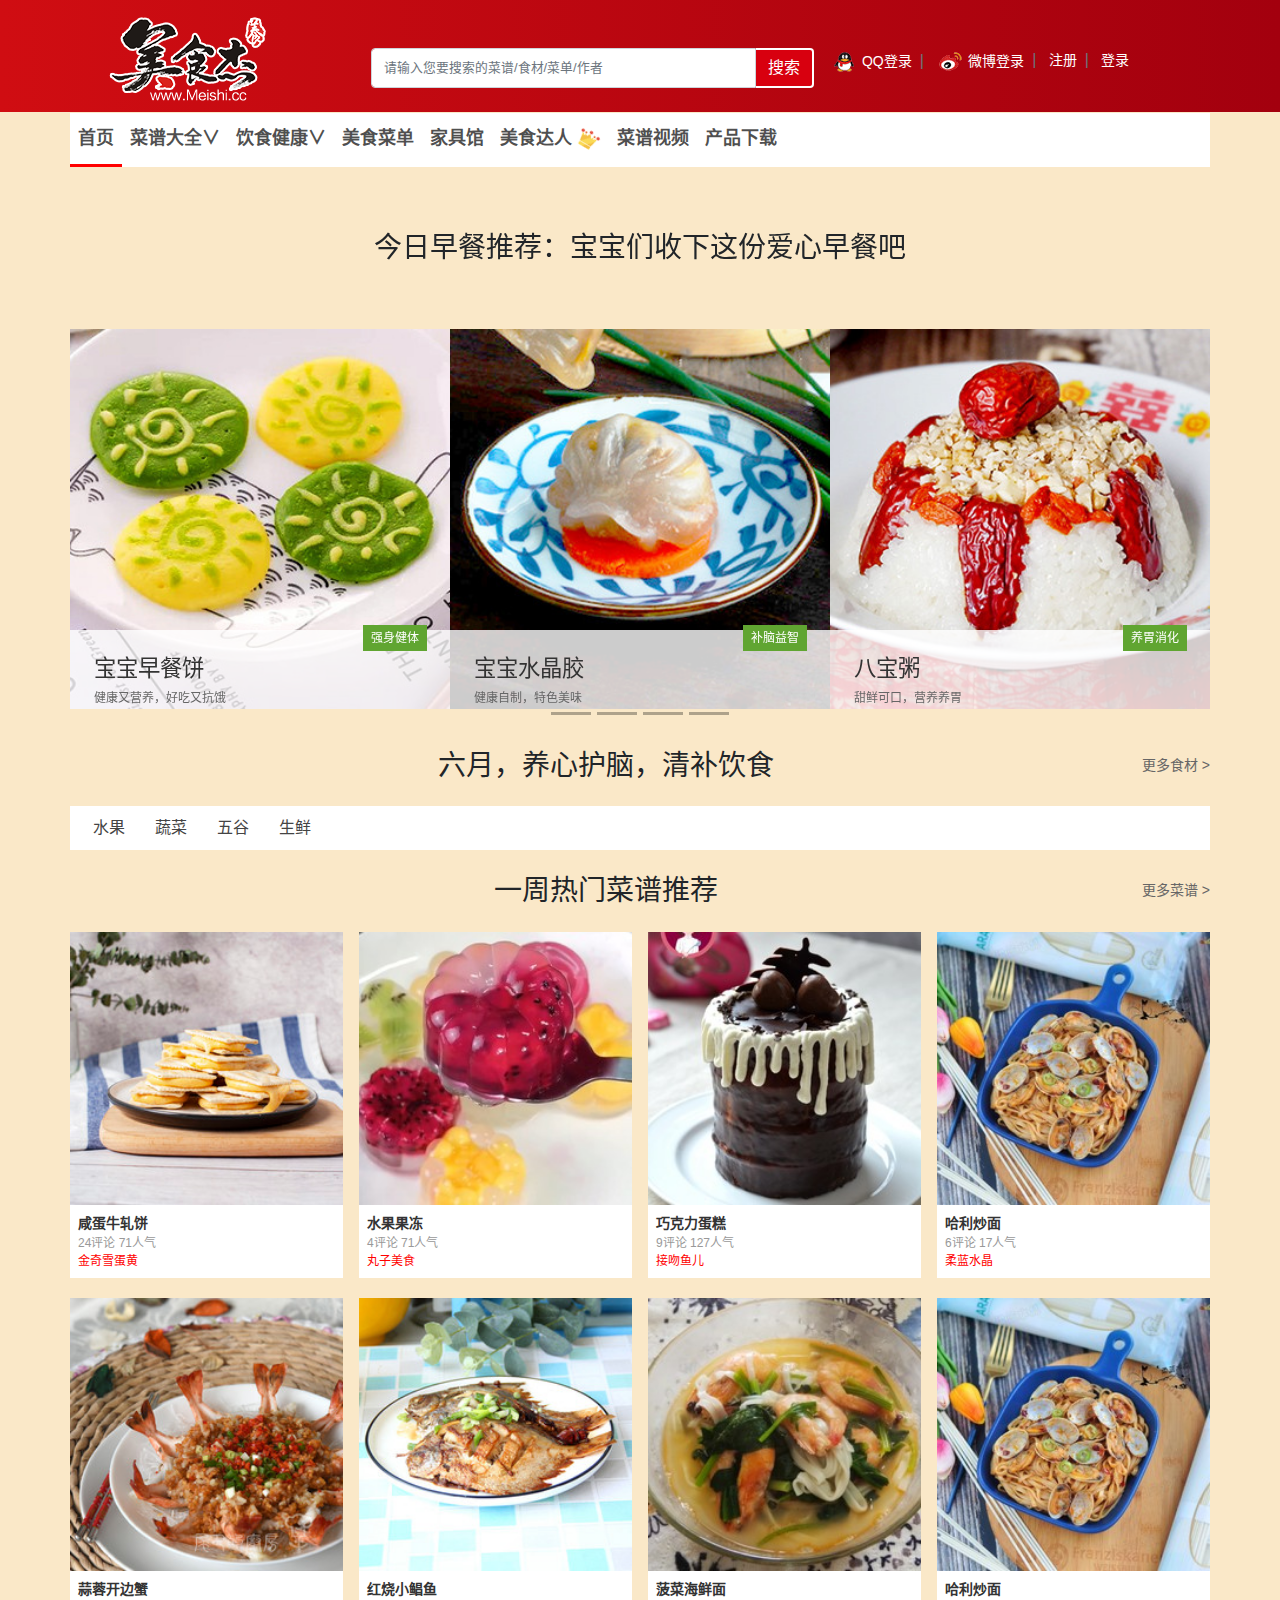
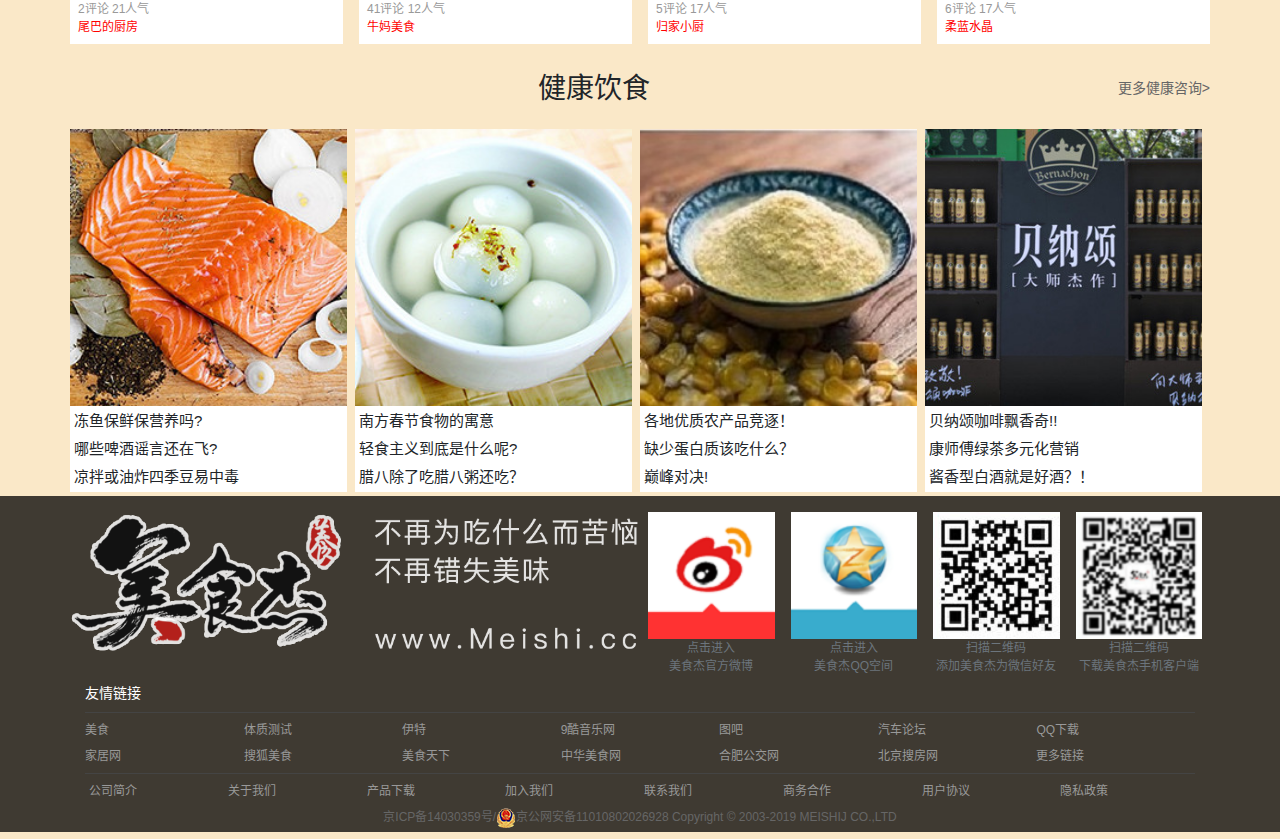
<file: response/HTML/index.html>
<!DOCTYPE html>
<html lang="zh-CN">

<head>
    <meta charset="UTF-8">
    <meta name="viewport" content="width=device-width, initial-scale=1.0">
    <meta http-equiv="X-UA-Compatible" content="ie=edge">
    <title>美食杰-美食</title>
    <link rel="stylesheet" href="../css/bootstrap.css">
    <script src="../js/jquery.min.js"></script>
    <script src="../js/popper.min.js"></script>
    <script src="../js/bootstrap.min.js"></script>
    <script src="../js/index.js"></script>
    <link rel="stylesheet" href="css/index.css">
</head>
<body>
<!-- 头部 -->
<header>
    <iframe src="header.html" frameborder="0" scrolling="no" class="my_header"></iframe>
</header>
<div class="container px-0">
    <div>
        <!-- 折叠导航栏 -->
        <div class="navbar navbar-expand-md navbar-dark my_navbar_color">
            <a href="javascript:;" class="navbar-brand d-md-none">
                <strong>欢迎来到美食杰!</strong>
            </a>
            <!-- 折叠按钮的激发按钮 -->
            <button class="navbar-toggler" data-toggle="collapse" data-target="#content">
                <!-- 三条线 -->
                <span>☰</span>
            </button>
            <!-- 折叠的导航 -->

        <div class="collapse navbar-collapse ">
            <ul class="nav navbar-nav pr-0">
                <!-- 导航栏内容 -->
                <li class="nav-tiem">
                        <a href="javascript:;" class="nav-link  my_a_hover my_a_active">
                            <strong>首页</strong>
                        </a>
                    </li>
                <li class="nav-tiem" id="d1">
                    <a href="#" class="nav-link  my_a_hover" >
                        <strong>菜谱大全∨</strong>
                    </a>
                    <!-- 导航栏下拉详情  -->
                    <div class="my_navigation_d">
                    <h5 class="mb-0 my_Navigation_details_h5">家常菜谱</h5>
                    <ul class="nav">
                        <li><a class=" my_Navigation_details" href="javascript:;">家常菜</a></li>
                        <li><a class="px-1 my_Navigation_details mx-2" href="javascript:;">凉菜</a></li>
                        <li><a class="px-1 my_Navigation_details mx-2" href="javascript:;">素菜</a></li>
                        <li><a class="px-1 my_Navigation_details mx-2" href="javascript:;">晚餐</a></li>
                        <li><a class="px-1 my_Navigation_details mx-2" href="javascript:;">海鲜</a></li>
                        <li><a class="px-1 my_Navigation_details mx-2" href="javascript:;">热菜</a></li>
                        <li><a class="px-1 my_Navigation_details mx-2" href="javascript:;">私家菜</a></li>
                        <li><a class="my_Navigation_details mx-2" href="javascript:;">甜品点心</a></li>
                    </ul>
                    <h5 class="mb-0 my_Navigation_details_h5">中华菜系</h5>
                    <ul class="nav">
                        <li><a class=" my_Navigation_details" href="javascript:;">川菜</a></li>
                        <li><a class="px-1 my_Navigation_details mx-2" href="javascript:;">粤菜</a></li>
                        <li><a class="px-1 my_Navigation_details mx-2" href="javascript:;">东北菜</a></li>
                        <li><a class="px-1 my_Navigation_details mx-2" href="javascript:;">湘菜</a></li>
                        <li><a class="px-1 my_Navigation_details mx-2" href="javascript:;">鲁菜</a></li>
                        <li><a class="px-1 my_Navigation_details mx-2" href="javascript:;">浙菜</a></li>
                        <li><a class="px-1 my_Navigation_details mx-2" href="javascript:;">湖北菜</a></li>
                        <li><a class="my_Navigation_details mx-2" href="javascript:;">清真菜</a></li>
                    </ul>
                    <h5 class="mb-0 my_Navigation_details_h5">各地小吃</h5>
                    <ul class="nav">
                        <li><a class=" my_Navigation_details" href="javascript:;">四川小吃</a></li>
                        <li><a class="px-1 my_Navigation_details mx-2" href="javascript:;">广东小吃</a></li>
                        <li><a class="px-1 my_Navigation_details mx-2" href="javascript:;">北京小吃</a></li>
                        <li><a class="px-1 my_Navigation_details mx-2" href="javascript:;">陕西小吃</a></li>
                    </ul>
                    <h5 class="mb-0 my_Navigation_details_h5">外国菜系</h5>
                    <ul class="nav">
                        <li><a class=" my_Navigation_details" href="javascript:;">韩国料理</a></li>
                        <li><a class="px-1 my_Navigation_details mx-2" href="javascript:;">日本料理</a></li>
                        <li><a class="px-1 my_Navigation_details mx-2" href="javascript:;">法国菜</a></li>
                        <li><a class="px-1 my_Navigation_details mx-2" href="javascript:;">意大利餐</a></li>
                    </ul>
                    </div>
                </li>
                <li class="nav-tiem"  id="d2">
                    <a href="#" class="nav-link  my_a_hover" id="d2">
                        <strong>饮食健康∨</strong>
                    </a>
                    <!-- 导航栏下拉详情-->
                    <div class="my_navigation_d">
                        <h5 class="mb-0 my_Navigation_details_h5">饮食健康</h5>
                        <ul class="nav">
                            <li><a class=" my_Navigation_details" href="javascript:;">饮食小健康</a></li>
                            <li><a class="px-1 my_Navigation_details mx-2" href="javascript:;">美容瘦身</a></li>
                            <li><a class="px-1 my_Navigation_details mx-2" href="javascript:;">食品安全</a></li>
                            <li><a class="px-1 my_Navigation_details mx-2" href="javascript:;">养生妙方</a></li>
                            <li><a class="px-1 my_Navigation_details mx-2" href="javascript:;">饮食禁忌</a></li>
                            <li><a class="px-1 my_Navigation_details mx-2" href="javascript:;">中医保健</a></li>
                            <li><a class="px-1 my_Navigation_details mx-2" href="javascript:;">母婴健康饮食</a></li>
                            <li><a class="my_Navigation_details mx-2" href="javascript:;">饮食新闻</a></li>
                        </ul>
                        <h5 class="mb-0 my_Navigation_details_h5">功能性调理</h5>
                        <ul class="nav">
                            <li><a class=" my_Navigation_details" href="javascript:;">清热去火</a></li>
                            <li><a class="px-1 my_Navigation_details mx-2" href="javascript:;">减肥</a></li>
                            <li><a class="px-1 my_Navigation_details mx-2" href="javascript:;">祛痰</a></li>
                            <li><a class="px-1 my_Navigation_details mx-2" href="javascript:;">乌发</a></li>
                            <li><a class="px-1 my_Navigation_details mx-2" href="javascript:;">滋阴补肾</a></li>
                            <li><a class="px-1 my_Navigation_details mx-2" href="javascript:;">健脾开胃</a></li>
                            <li><a class="px-1 my_Navigation_details mx-2" href="javascript:;">消化不良</a></li>
                            <li><a class="my_Navigation_details mx-2" href="javascript:;">补阳壮阳</a></li>
                        </ul>
                        <h5 class="mb-0 my_Navigation_details_h5">疾病调理</h5>
                        <ul class="nav">
                            <li><a class=" my_Navigation_details" href="javascript:;">糖尿病</a></li>
                            <li><a class="px-1 my_Navigation_details mx-2" href="javascript:;">高血压</a></li>
                            <li><a class="px-1 my_Navigation_details mx-2" href="javascript:;">胃炎</a></li>
                            <li><a class="px-1 my_Navigation_details mx-2" href="javascript:;">痔疮</a></li>
                        </ul>
                        <h5 class="mb-0 my_Navigation_details_h5">脏腑调理</h5>
                        <ul class="nav">
                            <li><a class=" my_Navigation_details" href="javascript:;">感冒</a></li>
                            <li><a class="px-1 my_Navigation_details mx-2" href="javascript:;">补肾</a></li>
                            <li><a class="px-1 my_Navigation_details mx-2" href="javascript:;">阳痿早泄</a></li>
                            <li><a class="px-1 my_Navigation_details mx-2" href="javascript:;">补血</a></li>
                        </ul>
                    </div>
                </li>
                <li class="nav-tiem">
                    <a href="#" class="nav-link my_a_hover">
                        <strong>美食菜单</strong>
                    </a>
                </li>
                <li class="nav-tiem">
                    <a href="#" class="nav-link my_a_hover">
                        <strong>家具馆</strong>
                    </a>
                </li>
                <li class="nav-tiem">
                    <a href="#" class="nav-link my_a_hover">
                        <strong>美食达人</strong>
                        <img class="my_cate_img" src="img/footer_header/header_botton.png" alt="">
                    </a>
                </li>
                <li class="nav-tiem">
                    <a href="#" class="nav-link my_a_hover">
                        <strong>菜谱视频</strong>
                    </a>
                </li>
                <li class="nav-tiem">
                    <a href="#" class="nav-link my_a_hover">
                        <strong>产品下载</strong>
                    </a>
                </li>
            </ul>
        </div>
		</div>		
    </div>
    <!-- 大字 -->
    <!-- 轮播图 -->
    <div id="demo" class="carousel" data-ride="carousel">
        <!-- 1.轮播图片 -->
        <div class="carousel-inner">
			<!-- 第一张 -->
            <div class="carousel-item active">
                <h3 class="text-center m-0 my_carousel_font">今日早餐推荐：宝宝们收下这份爱心早餐吧</h3>
                <div class="">
                    <ul class="row mx-0">
                        <li class="col-lg-4 col-md-4 col-sm-4 col-xs-4 px-0 text-center">
                            <a href="#" class="d-block">
                                <img class="w-100" src="img/slideshow/baobaozaocanbing.jpg" alt="">  
                            </a>
                            <div class="w-100 my_lunbotu_div text-left pl-4">
                                <h2 class="mb-0 pt-3"><a href="#" class="my_lubotu_a">宝宝早餐饼</a> </h2>
                                <span class="my_lunbotu_font_span">健康又营养，好吃又抗饿</span>  
                                <span class="my_lubotu_span px-2 py-1">强身健体</span>
                            </div>
                        </li>
                        <li class="col-lg-4 col-md-4 col-sm-4 col-xs-4   px-0 text-center">
                            <a href="#" class="d-block"> 
                                <img class="w-100" src="img/slideshow/baobaoshuijingjiao.jpg" alt="">   
                            </a>
							<div class="w-100 my_lunbotu_div text-left pl-4">
                                <h2 class="mb-0 pt-3"><a href="#" class="my_lubotu_a">宝宝水晶胶</a> </h2>
                                <span class="my_lunbotu_font_span">健康自制，特色美味</span>  
                                <span class="my_lubotu_span px-2 py-1">补脑益智</span>
                            </div>
                        </li>
                        <li  class="col-lg-4 col-md-4  col-sm-4 col-xs-4 px-0 text-center">
                            <a href="#"  class="d-block"> 
                                <img class=" w-100" src="img/slideshow/babaozhou.jpg" alt="">
                            </a>
							<div class="w-100 my_lunbotu_div text-left pl-4">
                                <h2 class="mb-0 pt-3"><a href="#" class="my_lubotu_a">八宝粥</a> </h2>
                                <span class="my_lunbotu_font_span">甜鲜可口，营养养胃</span>  
                                <span class="my_lubotu_span px-2 py-1">养胃消化</span>
                            </div>
                        </li>
                    </ul>      
                </div>
			</div>
			<!-- 第二张 -->
             <div class="carousel-item">
                <h3 class="text-center m-0 my_carousel_font">今日午餐推荐：绝味家常菜，拴住你的胃</h3>
				<div class="">
                    <ul class="row mx-0">
                        <li class="col-lg-4 col-md-4 col-sm-4 col-xs-4 px-0 text-center">
                            <a href="#" class="d-block">
                                <img class="w-100" src="img/slideshow/b_boluodugurou.jpg" alt="">  
                            </a>
                            <div class="w-100 my_lunbotu_div text-left pl-4">
                                <h2 class="mb-0 pt-3"><a href="#" class="my_lubotu_a">菠萝嘟噜肉</a> </h2>
                                <span class="my_lunbotu_font_span">清新解腻，分分钟搞定</span>  
                                <span class="my_lubotu_span px-2 py-1">营养均衡</span>
                            </div>
                        </li>
                        <li class="col-lg-4 col-md-4 col-sm-4 col-xs-4  px-0 text-center">
                            <a href="#" class="d-block"> 
                                <img class="w-100" src="img/slideshow/b_huangguazhudutang.jpg" alt="">   
                            </a>
							<div class="w-100 my_lunbotu_div text-left pl-4">
                                <h2 class="mb-0 pt-3"><a href="#" class="my_lubotu_a">莴苣猪肚汤</a> </h2>
                                <span class="my_lunbotu_font_span">做法简单，汤汁鲜美</span>  
                                <span class="my_lubotu_span px-2 py-1">补充能量</span>
                            </div>
                        </li>
                        <li  class="col-lg-4 col-md-4 col-sm-4 col-xs-4 px-0 text-center">
                            <a href="#"  class="d-block"> 
                                <img class=" w-100" src="img/slideshow/b_youlingqiezi.jpg" alt="">
                            </a>
							<div class="w-100 my_lunbotu_div text-left pl-4">
                                <h2 class="mb-0 pt-3"><a href="#" class="my_lubotu_a">油淋茄子</a> </h2>
                                <span class="my_lunbotu_font_span">清爽开胃，最佳减肥菜</span>  
                                <span class="my_lubotu_span px-2 py-1">增强抵抗力</span>
                            </div>
                        </li>
                    </ul>      
                </div>
			</div>
			<!-- 第三张 -->
            <div class="carousel-item ">
                <h3 class="text-center m-0 my_carousel_font">今日下午茶推荐：DIY下午茶，满满美味与成就感</h3>
                <div class="">
					<ul class="row mx-0">
						<li class="col-lg-4 col-md-4 col-sm-4 col-xs-4 px-0 text-center">
							<a href="#" class="d-block">
								<img class="w-100" src="img/slideshow/c_bocaiyumidangao.jpg" alt="">  
							</a>
							<div class="w-100 my_lunbotu_div text-left pl-4">
								<h2 class="mb-0 pt-3"><a href="#" class="my_lubotu_a">菠菜玉米蛋糕</a> </h2>
								<span class="my_lunbotu_font_span">无油无糖，美味解馋</span>  
								<span class="my_lubotu_span px-2 py-1">补充热量</span>
							</div>
						</li>
						<li class="col-lg-4 col-md-4 col-sm-4 col-xs-4  px-0 text-center">
							<a href="#" class="d-block"> 
								<img class="w-100" src="img/slideshow/c_duosemofangnaidong.jpg" alt="">   
							</a>
							<div class="w-100 my_lunbotu_div text-left pl-4">
								<h2 class="mb-0 pt-3"><a href="#" class="my_lubotu_a">多色魔方奶冻</a> </h2>
								<span class="my_lunbotu_font_span">细腻甘甜，健脾开胃</span>  
								<span class="my_lubotu_span px-2 py-1">润肺清热</span>
							</div>
						</li>
						<li  class="col-lg-4 col-md-4 col-sm-4 col-xs-4 px-0 text-center">
							<a href="#"  class="d-block"> 
								<img class=" w-100" src="img/slideshow/c_suannaiguoxibe.jpg" alt="">
							</a>
							<div class="w-100 my_lunbotu_div text-left pl-4">
								<h2 class="mb-0 pt-3"><a href="#" class="my_lubotu_a">酸奶果昔杯</a> </h2>
								<span class="my_lunbotu_font_span">清香甜润，口感超赞</span>  
								<span class="my_lubotu_span px-2 py-1">补充VC</span>
							</div>
						</li>
					</ul>      
				</div>
            </div>
           <!-- 第四张 -->
            <div class="carousel-item">
                <h3 class="text-center m-0 my_carousel_font">今日晚餐推荐：吃小龙虾一时爽，一直吃一直爽</h3>
				<div class="">
					<ul class="row mx-0">
						<li class="col-lg-4 col-md-4 col-sm-4 col-xs-4 px-0 text-center">
							<a href="#" class="d-block">
								<img class="w-100" src="img/slideshow/d_pipixia.jpg" alt="">  
							</a>
							<div class="w-100 my_lunbotu_div text-left pl-4">
								<h2 class="mb-0 pt-3"><a href="#" class="my_lubotu_a">香辣皮皮虾</a> </h2>
								<span class="my_lunbotu_font_span">味道鲜美，分分钟搞定</span>  
								<span class="my_lubotu_span px-2 py-1">延年益寿</span>
							</div>
						</li>
						<li class="col-lg-4 col-md-4 col-sm-4 col-xs-4  px-0 text-center">
							<a href="#" class="d-block"> 
								<img class="w-100" src="img/slideshow/d_suanxiangwoju.jpg" alt="">   
							</a>
							<div class="w-100 my_lunbotu_div text-left pl-4">
								<h2 class="mb-0 pt-3"><a href="#" class="my_lubotu_a">蒜香莴苣</a> </h2>
								<span class="my_lunbotu_font_span">好吃又简单，自己在家做</span>  
								<span class="my_lubotu_span px-2 py-1">健脑益智</span>
							</div>
						</li>
						<li  class="col-lg-4 col-md-4 col-sm-4 col-xs-4 px-0 text-center">
							<a href="#"  class="d-block"> 
								<img class=" w-100" src="img/slideshow/d_xiaominanguazhou.jpg" alt="">
							</a>
							<div class="w-100 my_lunbotu_div text-left pl-4">
								<h2 class="mb-0 pt-3"><a href="#" class="my_lubotu_a">小米南瓜粥</a> </h2>
								<span class="my_lunbotu_font_span">细腻甘甜，健脾开胃</span>  
								<span class="my_lubotu_span px-2 py-1">润肺清热</span>
							</div>
						</li>
					</ul>      
				</div>
            </div>
            
        </div>
        <!-- 轮播指示器 -->
        <ul class="carousel-indicators mb-0">
            <li data-target="#demo" data-slide-to="0"></li>
            <li data-target="#demo" data-slide-to="1"></li>
            <li data-target="#demo" data-slide-to="2"></li>
            <li data-target="#demo" data-slide-to="3"></li>
        </ul>
    </div>
    <!-- 1L内容 -->
    <div>
        <h3 class="text-center py-4 mb-0 my_1L_h3">六月，养心护脑，清补饮食 
			<a href="javascript:;" class="my_h3_a float-right">更多食材 ></a>
		</h3>
		<div class="my_1L p-2">
            <ul class="row mx-0 mb-0">
                <li><a href="#d1_1L" class="my_1L_header active">水果</a></li>
                <li><a href="#d2_1L" class="my_1L_header">蔬菜</a></li>
                <li><a href="#d3_1L" class="my_1L_header">五谷</a></li>
                <li><a href="#d4_1L" class="my_1L_header">生鲜</a></li>
            </ul>
            
            <!-- 样式 1 -->
            <ul class="row mx-0 mb-0 pt-1 c1_1" id="d1_1L">
                <li class="col-sm px-1">
                    <a href="javascript:;" class="my_1L_a">
                        <img class="w-100" src="img/1L/1_effd9a84a28fe2ef508d4b286df9299_150x150.jpg" alt="">
                        <span class="my_1L_span">荔枝</span>
                    </a>
                </li>
                <li class="col-sm px-1">
                    <a href="javascript:;" class="my_1L_a">
                        <img class="w-100" src="img/1L/1_3884ebf90e667da178d1b7bd8cf62ddf_150x150.jpg" alt="">
                        <span class="my_1L_span">甜瓜</span>
                    </a>
                </li>
                <li class="col-sm px-1">
                    <a href="javascript:;" class="my_1L_a">
                        <img class="w-100" src="img/1L/1_0ff549e81061928347d77e12fbb9edcf_150x150.jpg" alt="">
                        <span class="my_1L_span">西瓜</span>
                    </a>
                </li>
                <li class="col-sm px-1">
                    <a href="javascript:;" class="my_1L_a">
                        <img class="w-100" src="img/1L/1_6084dad456eff7e4de9645b0c0918462_150x150.jpg" alt="">
                        <span class="my_1L_span">芒果</span>
                    </a>
                </li>
                <li class="col-sm px-1">
                    <a href="javascript:;" class="my_1L_a">
                        <img  class="w-100" src="img/1L/1_b28460129149f84ef764b333f2d4469f_150x150.jpg" alt="">
                        <span class="my_1L_span">樱桃</span>
                    </a>
                </li>
                <li class="col-sm px-1">
                    <a href="javascript:;" class="my_1L_a">
                        <img class="w-100" src="img/1L/1_c3010b5c7b4e8581e909d8b874474fb0_150x150.jpg" alt="">
                        <span class="my_1L_span">桃</span>
                    </a>
                </li>
                <li class="col-sm px-1">
                    <a href="javascript:;" class="my_1L_a">
                        <img class="w-100" src="img/1L/1_de95b24631ef8f0022886a5c8d8ffe31_150x150.jpg" alt="">
                        <span class="my_1L_span">哈密瓜</span>
                    </a>
                </li>
                <li class="col-sm px-1">
                    <a href="javascript:;" class="my_1L_a">
                        <img class="w-100" src="img/1L/1_4a4f9ea962a0eb60db4d23205f0db6ac_150x150.jpg" alt="">
                        <span class="my_1L_span">杨梅</span>
                    </a>
                </li>
            </ul>
            <!-- 样式 2 -->
            <ul class="row mx-0 mb-0 pt-1 c1_1" id="d2_1L">
                <li class="col-sm px-1">
                    <a href="javascript:;" class="my_1L_a">
                        <img class="w-100" src="img/1L/2_31900af8bf909e61f5982c91313ef665_150x150.jpg" alt="">
                        <span class="my_1L_span">莴苣</span>
                    </a>
                </li>
                <li class="col-sm px-1">
                    <a href="javascript:;" class="my_1L_a">
                        <img class="w-100" src="img/1L/2_46ff26140cddcba66a59ef101bb7a4a0_150x150.jpg" alt="">
                        <span class="my_1L_span">茄子</span>
                    </a>
                </li>
                <li class="col-sm px-1">
                    <a href="javascript:;" class="my_1L_a">
                        <img class="w-100" src="img/1L/2_597ab1da96d8a35458b72ae7ca8ccc27_150x150.jpg" alt="">
                        <span class="my_1L_span">甜椒</span>
                    </a>
                </li>
                <li class="col-sm px-1">
                    <a href="javascript:;" class="my_1L_a">
                        <img class="w-100" src="img/1L/2_5a8562a437374217a483cd333238a72d_150x150.jpg" alt="">
                        <span class="my_1L_span">丝瓜</span>
                    </a>
                </li>
                <li class="col-sm px-1">
                    <a href="javascript:;" class="my_1L_a">
                        <img  class="w-100" src="img/1L/2_5ff27eba123f27615b1c0f0c406a5c27_150x150.jpg" alt="">
                        <span class="my_1L_span">土头</span>
                    </a>
                </li>
                <li class="col-sm px-1">
                    <a href="javascript:;" class="my_1L_a">
                        <img class="w-100" src="img/1L/2_62c149c64a4c9a7a02911650cc50b256_150x150.jpg" alt="">
                        <span class="my_1L_span">南瓜</span>
                    </a>
                </li>
                <li class="col-sm px-1">
                    <a href="javascript:;" class="my_1L_a">
                        <img class="w-100" src="img/1L/2_7f0d129d13145ff6c28e4cb1aec80bc8_150x150.jpg" alt="">
                        <span class="my_1L_span">四季豆</span>
                    </a>
                </li>
                <li class="col-sm px-1">
                    <a href="javascript:;" class="my_1L_a">
                        <img class="w-100" src="img/1L/2_a82d115d88dd46598f4333777582469c_150x150.jpg" alt="">
                        <span class="my_1L_span">西红柿</span>
                    </a>
                </li>
            </ul>
            <!-- 样式 3 -->
            <ul class="row mx-0 mb-0 p-2 c1_1" id="d3_1L">
                <li class="col-sm px-1">
                    <a href="javascript:;" class="my_1L_a">
                        <img class="w-100" src="img/1L/3_3eb346efc8d0a9fca2d26ae0a6715d8d_150x150.jpg" alt="">
                        <span class="my_1L_span">玉米</span>
                    </a>
                </li>
                <li class="col-sm px-1">
                    <a href="javascript:;" class="my_1L_a">
                        <img class="w-100" src="img/1L/3_58b3095b7efe444f302b8d0a5adc870d_150x150.jpg" alt="">
                        <span class="my_1L_span">绿豆</span>
                    </a>
                </li>
                <li class="col-sm px-1">
                    <a href="javascript:;" class="my_1L_a">
                        <img class="w-100" src="img/1L/3_5bb1dda5bfa20c2772d81781c4a23f31_150x150.jpg" alt="">
                        <span class="my_1L_span">燕麦</span>
                    </a>
                </li>
                <li class="col-sm px-1">
                    <a href="javascript:;" class="my_1L_a">
                        <img class="w-100" src="img/1L/3_657a17b4201f8a8c81f7ccaf11718543_150x150.jpg" alt="">
                        <span class="my_1L_span">榛子</span>
                    </a>
                </li>
                <li class="col-sm px-1">
                    <a href="javascript:;" class="my_1L_a">
                        <img  class="w-100" src="img/1L/3_8f690769e15fd26ad5184dbfd0140052_150x150.jpg" alt="">
                        <span class="my_1L_span">红豆</span>
                    </a>
                </li>
                <li class="col-sm px-1">
                    <a href="javascript:;" class="my_1L_a">
                        <img class="w-100" src="img/1L/3_989b823c7089812d3d6e468bfc8d8cc3_150x150.jpg" alt="">
                        <span class="my_1L_span">小米</span>
                    </a>
                </li>
                <li class="col-sm px-1">
                    <a href="javascript:;" class="my_1L_a">
                        <img class="w-100" src="img/1L/3_bcb208d4616ac2fc7ff70f7db18391c2_150x150.jpg" alt="">
                        <span class="my_1L_span">糯米</span>
                    </a>
                </li>
                <li class="col-sm px-1">
                    <a href="javascript:;" class="my_1L_a">
                        <img class="w-100" src="img/1L/3_f66209c3a00f3847fbe35dca25458e30_150x150.jpg" alt="">
                        <span class="my_1L_span">松果</span>
                    </a>
                </li>
            </ul>
            <!-- 样式 4 -->
            <ul class="row mx-0 mb-0 p-2 c1_1" id="d4_1L">
                <li class="col-sm px-1">
                    <a href="javascript:;" class="my_1L_a">
                        <img class="w-100" src="img/1L/4_0b5100453f24b68ff6ea3b5f3a39ad6a_150x150.jpg" alt="">
                        <span class="my_1L_span">龙虾</span>
                    </a>
                </li>
                <li class="col-sm px-1">
                    <a href="javascript:;" class="my_1L_a">
                        <img class="w-100" src="img/1L/4_1af59099f56158ef054e6ee5888acedf_150x150.jpg" alt="">
                        <span class="my_1L_span">鸭</span>
                    </a>
                </li>
                <li class="col-sm px-1">
                    <a href="javascript:;" class="my_1L_a">
                        <img class="w-100" src="img/1L/4_7a10c9da814c97476b50533fb55a7540_150x150.jpg" alt="">
                        <span class="my_1L_span">蛤蜊</span>
                    </a>
                </li>
                <li class="col-sm px-1">
                    <a href="javascript:;" class="my_1L_a">
                        <img class="w-100" src="img/1L/4_96da0e84e46ee56abbedb73a5457a716_150x150.jpg" alt="">
                        <span class="my_1L_span">草鱼</span>
                    </a>
                </li>
                <li class="col-sm px-1">
                    <a href="javascript:;" class="my_1L_a">
                        <img  class="w-100" src="img/1L/4_a33af27d0cb180dfb0762fc1f5386819_150x150 (2).jpg" alt="">
                        <span class="my_1L_span">基围虾</span>
                    </a>
                </li>
                <li class="col-sm px-1">
                    <a href="javascript:;" class="my_1L_a">
                        <img class="w-100" src="img/1L/4_a33af27d0cb180dfb0762fc1f5386819_150x150.jpg" alt="">
                        <span class="my_1L_span">鲫鱼</span>
                    </a>
                </li>
                <li class="col-sm px-1">
                    <a href="javascript:;" class="my_1L_a">
                        <img class="w-100" src="img/1L/4_d6b288ab3db707acaa04b211035c49a6_150x150.jpg" alt="">
                        <span class="my_1L_span">蛏子</span>
                    </a>
                </li>
                <li class="col-sm px-1">
                    <a href="javascript:;" class="my_1L_a">
                        <img class="w-100" src="img/1L/4_f8e9734997cee28795a756df6fc8e526_150x150.jpg" alt="">
                        <span class="my_1L_span">鸡腿</span>
                    </a>
                </li>
            </ul>
          </div>
        </div>
    
    <!-- 2L内容 -->
    <div>
        <h3 class="text-center py-4 mb-0 my_1L_h3">一周热门菜谱推荐
			<a href="javascript:;" class="my_h3_a float-right">更多菜谱 ></a>
        </h3>
        <!-- 第一行 -->
        <ul class="row mx-0 mb-0">
            <li class="col px-0 pr-3">
                <a class="my_2L_style" href="javascript:;">
                    <img class="w-100" src="img/2L/a12381910_156030988976927.jpg" alt="">
                    <div class="p-2 my_2L_div">
                        <p class="mb-0">咸蛋牛轧饼</p>
                        <p class="mb-0">24评论 71人气</p>
                        <p class="mb-0">金奇雪蛋黄</p>
                    </div>
                    <div>
                        <p class="mb-0 my_2L_p"><img class="my_2L_img" src="./img/2L/1.png" alt=""> 9步 / 大概15分钟</p>
                        <p class="mb-0 my_2L_p"><img class="my_2L_img" src="./img/2L/2.png" alt=""> 拌 / 咸鲜味</p>
                    </div>
                </a>
            </li>
            <li class="col px-0 pr-3">
                <a class="my_2L_style" href="javascript:;">
                    <img class="w-100" src="img/2L/a13115739_156041903244059.jpg" alt="">
                    <div class="p-2 my_2L_div">
                        <p class="mb-0">水果果冻</p>
                        <p class="mb-0">4评论 71人气</p>
                        <p class="mb-0">丸子美食</p>
                    </div>
                    <div>
                        <p class="mb-0 my_2L_p"><img class="my_2L_img" src="./img/2L/1.png" alt=""> 9步 / 大概15分钟</p>
                        <p class="mb-0 my_2L_p"><img class="my_2L_img" src="./img/2L/2.png" alt=""> 拌 / 咸鲜味</p>
                    </div>
                </a>
            </li>
            <li class="col px-0 pr-3">
                <a class="my_2L_style" href="javascript:;">
                    <img class="w-100" src="img/2L/a2811207_156072453524429.jpg" alt="">
                    <div class="p-2 my_2L_div">
                        <p class="mb-0">巧克力蛋糕</p>
                        <p class="mb-0">9评论 127人气</p>
                        <p class="mb-0">接吻鱼儿</p>
                    </div>
                    <div>
                        <p class="mb-0 my_2L_p"><img class="my_2L_img" src="./img/2L/1.png" alt=""> 9步 / 大概15分钟</p>
                        <p class="mb-0 my_2L_p"><img class="my_2L_img" src="./img/2L/2.png" alt=""> 拌 / 咸鲜味</p>
                    </div>
                </a>
            </li>
            <li class="col px-0">
                <a class="my_2L_style" href="javascript:;">
                    <img class="w-100" src="img/2L/a410583_156073378771106.jpg" alt="">
                    <div class="p-2 my_2L_div">
                        <p class="mb-0">哈利炒面</p>
                        <p class="mb-0">6评论 17人气</p>
                        <p class="mb-0">柔蓝水晶</p>
                    </div>
                    <div>
                        <p class="mb-0 my_2L_p"><img class="my_2L_img" src="./img/2L/1.png" alt=""> 9步 / 大概15分钟</p>
                        <p class="mb-0 my_2L_p"><img class="my_2L_img" src="./img/2L/2.png" alt=""> 拌 / 咸鲜味</p>
                    </div>
                </a>
            </li>
        </ul>
        <!-- 第二行 -->
        <ul class="row mx-0 mb-0 mt-3">
            <li class="col px-0 pr-3">
                <a class="my_2L_style" href="javascript:;">
                    <img class="w-100" src="img/2L/a4367086_156044128604751.jpg" alt="">
                    <div class="p-2 my_2L_div">
                        <p class="mb-0">蒜蓉开边蟹</p>
                        <p class="mb-0">2评论 21人气</p>
                        <p class="mb-0">尾巴的厨房</p>
                    </div>
                    <div>
                        <p class="mb-0 my_2L_p"><img class="my_2L_img" src="./img/2L/1.png" alt=""> 9步 / 大概15分钟</p>
                        <p class="mb-0 my_2L_p"><img class="my_2L_img" src="./img/2L/2.png" alt=""> 拌 / 咸鲜味</p>
                    </div>
                </a>
            </li>
            <li class="col px-0 pr-3">
                <a class="my_2L_style" href="javascript:;">
                    <img class="w-100" src="img/2L/a5446210_156076534480671.jpg" alt="">
                    <div class="p-2 my_2L_div">
                        <p class="mb-0">红烧小鲳鱼</p>
                        <p class="mb-0">41评论 12人气</p>
                        <p class="mb-0">牛妈美食</p>
                    </div>
                    <div>
                        <p class="mb-0 my_2L_p"><img class="my_2L_img" src="./img/2L/1.png" alt=""> 9步 / 大概15分钟</p>
                        <p class="mb-0 my_2L_p"><img class="my_2L_img" src="./img/2L/2.png" alt=""> 拌 / 咸鲜味</p>
                    </div>
                </a>
            </li>
            <li class="col px-0 pr-3">
                <a class="my_2L_style" href="javascript:;">
                    <img class="w-100" src="img/2L/a6092181_156073246132049.jpg" alt="">
                    <div class="p-2 my_2L_div">
                        <p class="mb-0">菠菜海鲜面</p>
                        <p class="mb-0">5评论 17人气</p>
                        <p class="mb-0">归家小厨</p>
                    </div>
                    <div>
                        <p class="mb-0 my_2L_p"><img class="my_2L_img" src="./img/2L/1.png" alt=""> 9步 / 大概15分钟</p>
                        <p class="mb-0 my_2L_p"><img class="my_2L_img" src="./img/2L/2.png" alt=""> 拌 / 咸鲜味</p>
                    </div>
                </a>
            </li>
            <li class="col px-0">
                <a class="my_2L_style" href="javascript:;">
                    <img class="w-100" src="img/2L/a410583_156073378771106.jpg" alt="">
                    <div class="p-2 my_2L_div">
                        <p class="mb-0">哈利炒面</p>
                        <p class="mb-0">6评论 17人气</p>
                        <p class="mb-0">柔蓝水晶</p>
                    </div>
                    <div>
                        <p class="mb-0 my_2L_p"><img class="my_2L_img" src="./img/2L/1.png" alt=""> 9步 / 大概15分钟</p>
                        <p class="mb-0 my_2L_p"><img class="my_2L_img" src="./img/2L/2.png" alt=""> 拌 / 咸鲜味</p>
                    </div>
                </a>
            </li>
        </ul>
    </div>
    <!-- 3L新闻 -->
    <div>
        <h3 class="text-center py-4 mb-0 my_1L_h3">健康饮食
			<a href="javascript:;" class="my_h3_a float-right">更多健康咨询></a>
        </h3>
        <div class="row mx-0 my_3L_height">
            <div class="col mr-2 px-0">
                <p class="mb-0 pl-1 py-1 a_11">冻鱼保鲜保营养吗?</p>
                <p class="mb-0 pl-1 py-1 a_22">哪些啤酒谣言还在飞?</p>
                <p class="mb-0 pl-1 py-1 a_33">凉拌或油炸四季豆易中毒</p>
                <img class="w-100  a_1" src="img/3L/a_1.jpg" alt="">
                <img class="w-100  a_2" src="img/3L/a_2.jpg" alt="">
                <img class="w-100  a_3" src="img/3L/a_3.jpg" alt="">
            </div>
            <div class="col mr-2 px-0">
                <p class="mb-0 pl-1 py-1 a_11">南方春节食物的寓意</p>
                <p class="mb-0 pl-1 py-1 a_22">轻食主义到底是什么呢?</p>
                <p class="mb-0 pl-1 py-1 a_33">腊八除了吃腊八粥还吃？</p>
                <img class="w-100  a_1" src="img/3L/b_1.jpg" alt="">
                <img class="w-100  a_2" src="img/3L/b_2.jpg" alt="">
                <img class="w-100  a_3" src="img/3L/b_3.jpg" alt="">
            </div>
            <div class="col mr-2 px-0">
                <p class="mb-0 pl-1 py-1 a_11">各地优质农产品竞逐！</p>
                <p class="mb-0 pl-1 py-1 a_22">缺少蛋白质该吃什么？</p>
                <p class="mb-0 pl-1 py-1 a_33">巅峰对决!</p>
                <img class="w-100  a_1" src="img/3L/c_1.jpg" alt="">
                <img class="w-100  a_2" src="img/3L/c_2.jpg" alt="">
                <img class="w-100  a_3" src="img/3L/c_3.jpg" alt="">
            </div>
            <div class="col mr-2 px-0">
                <p class="mb-0 pl-1 py-1 a_11">贝纳颂咖啡飘香奇!!</p>
                <p class="mb-0 pl-1 py-1 a_22">康师傅绿茶多元化营销</p>
                <p class="mb-0 pl-1 py-1 a_33">酱香型白酒就是好酒？！</p>
                <img class="w-100  a_1" src="img/3L/d_1.jpg" alt="">
                <img class="w-100  a_2" src="img/3L/d_2.jpg" alt="">
                <img class="w-100  a_3" src="img/3L/d_3.jpg" alt="">
            </div>
        </div>
    </div>
</div>
<!-- 底部 -->
<footer>
    <iframe src="footer.html" frameborder="0" scrolling="no" class="my_footer w-100"></iframe>
</footer>
</body>
<script>

</script>
</html>
</file>
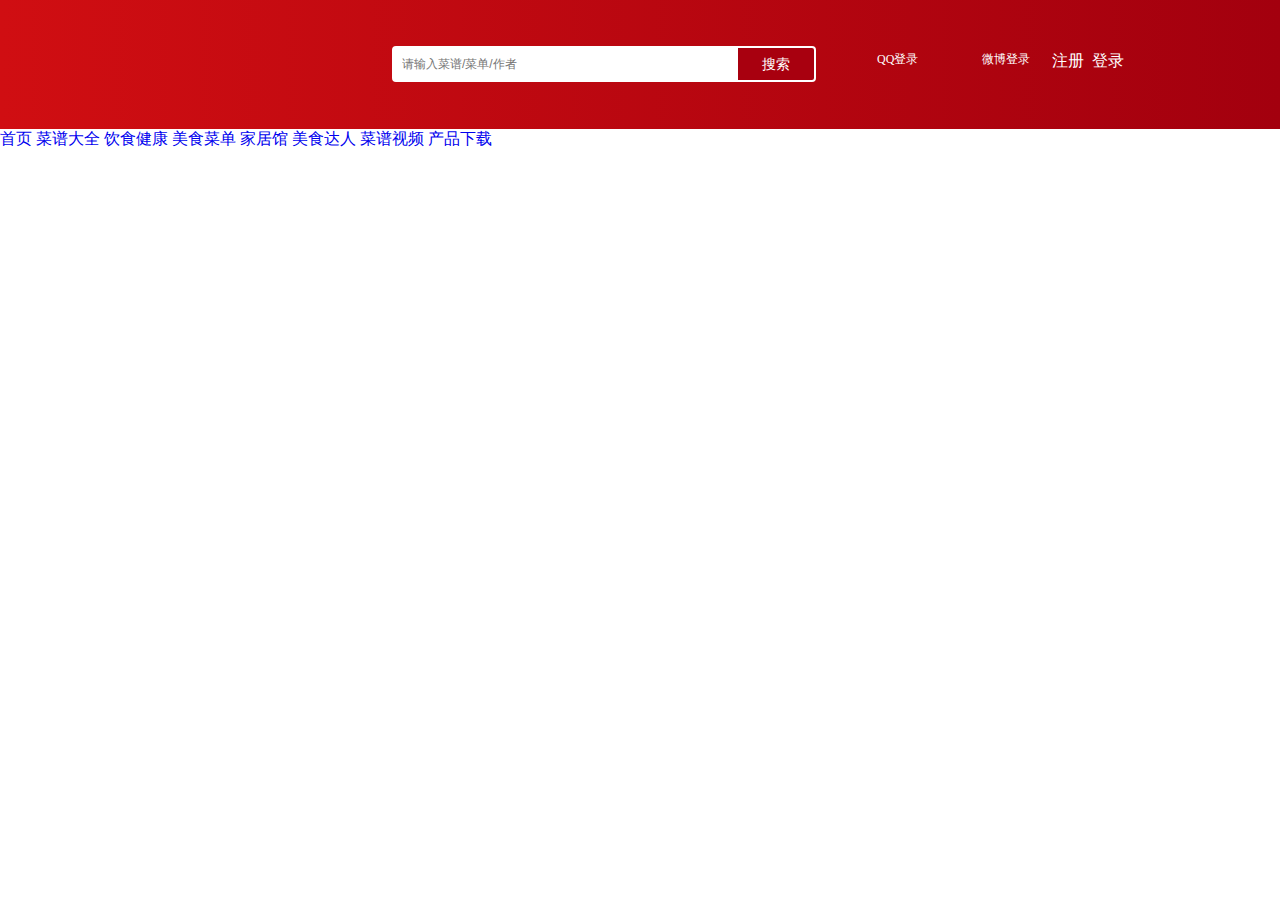
<file: response/HTML/cate.html>
<!DOCTYPE html>
<html lang="en">
<head>
    <meta charset="UTF-8">
    <title>美食杰-美食</title>
    <style>
        *{margin:0;padding:0;text-decoration: none; }
        /* 头部 */
        #header{
            max-width:100%;
            height:129px;
            background-image:linear-gradient(to right,#d00e12,#a3000e);
            position: relative;
           
        }
        /* 导航栏布局 */
        .header_a{
            width:1000px;height:129px;
            position:relative;
            margin:0px auto;
        }
        /* 头部图片布局 */
        .header_img{
            width:184px;height:129px;
            float:left;
            background:url(https://s1.c.meishij.net/n/images/logo2.png) -15px 9px no-repeat;
        }
        /* 导航栏布局 */
        .top_navigation{
            width:430px;height:129px;
            float:left;
            position:relative;
            margin-left:68px;
        }
        .top_navigation>input{
            width:326px;height:16px;
            position:absolute;
            top:46px;
            line-height:16px;
            overflow: hidden;
            color:#999;
            border:2px solid #fff;
            padding:8px;
            font-size:12px;
            border-top-left-radius: 4px;
            border-bottom-left-radius: 4px;
        }
        /* 导航栏_搜索提交布局 */
        .top_navigation>button{ 
            width:80px;height:36px;
            color:#fff;
            position:absolute;
            top:46px;
            left:344px;
            line-height:32px;
            font-size:14px;
            border:2px solid #fff;
            border-top-right-radius:4px;
            border-bottom-right-radius: 4px;
            background:#a8000f;
        }
        .top_navigation>button:hover{
            background:#890511;
        }
        /* 登录布局 */
        .login_q_w{
            position:absolute;
            width:268px;
            float:right;
            vertical-align: top;  
            left:450px;
        }
        /* 登录_qq登录 */
        .login_img_q{
            display:block;
            height:28px;width:28px;
            position:absolute;
            top:51px;left:0px;
            background:url(https://s1.c.meishij.net/n/images/topdsflogin_icon.gif) 3px 0px no-repeat;
        }
        .login_qq{
            display:block;
            font-size:12px;
            color:#fff;
            position:absolute;
            left:35px;top:51px;
        }
        /* 登录_微博登录 */
        .login_img_w{
            display:block;
            height:28px;width:28px;
            position:absolute;
            top:51px;left:105px;
            background:url(https://s1.c.meishij.net/n/images/topdsflogin_icon.gif) 3px -28px no-repeat;
        }
        .login_wb{
            display:block;
            font-size:12px;
            color:#fff;
            position:absolute;
            left:140px;top:51px;
        }
        /* 登录_qq和微博的hover */
        .login_qq:hover,.login_wb:hover,.login_z:hover,.login_d:hover{
           text-decoration:underline;
           transform:scale(1.1);
        }
        /* 登录_登录和注册 */
        .login_z,.login_d{
            width:32px;
            display:block;
            color:#fff;
            position:absolute;
            left:210px;top:51px;
        }
        .login_d{
            display:block;
            position:absolute;
            left:250px;top:51px;
        }
    </style>
</head>
<body>
    <div id="header">
        <div class="header_a">
            <div class="header_img"></div>
          <div class="top_navigation">
                <input type="text" placeholder="请输入菜谱/菜单/作者">
                <button>搜索</button>    
            <div class="login_q_w"> 
                <span class="login_span_1">
                    <a href="#" class="login_img_q"></a>
                    <a href="#" class="login_qq">QQ登录</a>
                </span>
               <span class="login_span_2">
                    <a href="#" class="login_img_w"></a>
                    <a href="#" class="login_wb">微博登录</a>
               </span>
                <a href="#" class="login_z">注册</a>
                <a href="#" class="login_d">登录</a>
            </div>
          </div>
        </div>   
    </div>
    <div id="main_body">
        <div class="nav">
            <a href="#">首页</a>
            <a href="#">菜谱大全</a>
            <a href="#">饮食健康</a>
            <a href="#">美食菜单</a>
            <a href="#">家居馆</a>
            <a href="#">美食达人</a>
            <a href="#">菜谱视频</a>
            <a href="#">产品下载</a>
        </div>
    </div>
    <div id="footer"></div>
</body>
</html>
</file>
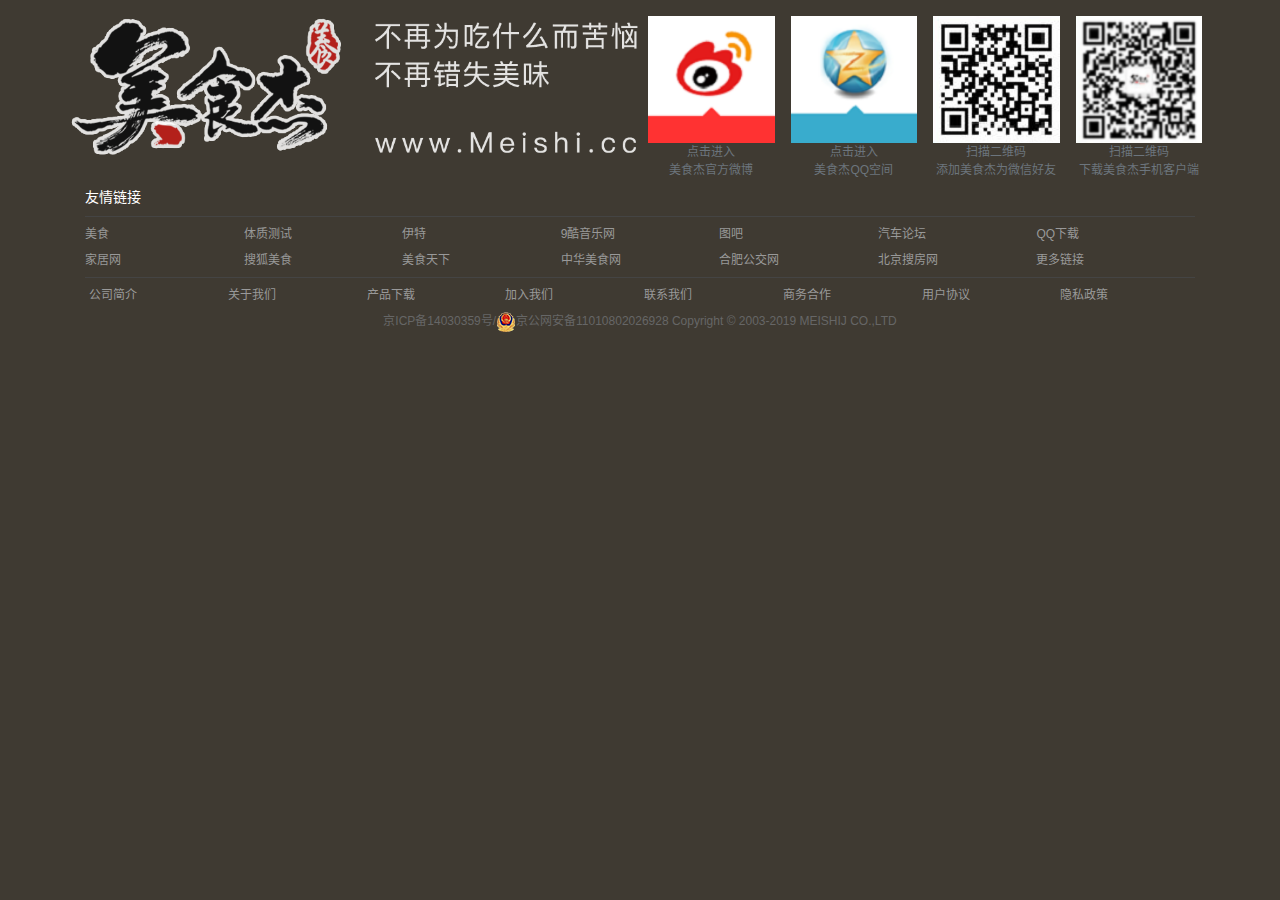
<file: response/HTML/footer.html>
<!DOCTYPE html>
<html lang="zh-CN">

<head>
  <meta charset="UTF-8">
  <meta name="viewport" content="width=device-width, initial-scale=1.0">
  <meta http-equiv="X-UA-Compatible" content="ie=edge">
  <title>Document</title>
  <link rel="stylesheet"  type="text/css" media="screen" href="../css/bootstrap.css">
  <script src="../js/jquery.min.js"></script>
  <script src="../js/popper.min.js"></script>
  <script src="../js/bootstrap.min.js"></script>
  <link rel="stylesheet" href="css/footer.css">
  <link rel="stylesheet" href="css/comm.css">
</head>
<body>
<div class="container my_footer_font">
    <!-- 上 -->
    <div class="row">
      <ul class=" col-md-6 col-sm-12 m-0 px-0 mt-3">
        <li>
          <a href="#">
            <img class="footer_img1 w-100" src="img/footer_header/footer_logo.png" alt="">
          </a>
        </li>
        </ul>
        <ul class="col-md-6 row m-0 p-0 mt-3">
        <li class=" col-sm-3 col-xs-3 px-2 text-center">
          <a href="#" class="my_top_a">
            <img class="footer_img2 w-100" src="img/footer_header/footer_links1.png" alt="">
            <p class="text-muted text-center my_top_a mb-0">点击进入</br>美食杰官方微博</p>
          </a>
        </li>
        <li class=" col-sm-3 col-xs-3 px-2 text-center">
          <a href="#" class="my_top_a">
            <img class="footer_img3 w-100" src="img/footer_header/footer_links2.png" alt="">
            <p class="text-muted text-center my_top_a mb-0">点击进入</br>美食杰QQ空间</p>
          </a>
        </li>
        <li class=" col-sm-3 col-xs-3 px-2 text-center">
          <a href="#" class="my_top_a">
            <img class="footer_img4 w-100" src="img/footer_header/footer_links3.png" alt="">
            <p class="text-muted text-center my_top_a mb-0">扫描二维码</br>添加美食杰为微信好友</p>
          </a>
        </li>
        <li class=" col-sm-3 col-xs-3 px-2 text-center">
          <a href="#" class="my_top_a">
            <img class="footer_img5 w-100" src="img/footer_header/footer_links4.png" alt="">
            <p class="text-muted text-center my_top_a mb-0">扫描二维码</br>下载美食杰手机客户端</p>
          </a>
        </li>
      </ul>
    </div>
    <!-- 下 -->
    <p class="my-2 my_p_color">友情链接</p>
    <div class="">
    <ul class="row m-0 my_border_top pt-2">
      <li class="col-md col-sm-3 col-xs-3 px-0"><a class=" my_li_color" href="#">美食</a></li>
      <li class="col-md col-sm-3 col-xs-3 px-0"><a class=" my_li_color" href="#">体质测试</a></li>
      <li class="col-md col-sm-3 col-xs-3 px-0"><a class=" my_li_color" href="#">伊特</a></li>
      <li class="col-md col-sm-3 col-xs-3 px-0"><a class=" my_li_color" href="#">9酷音乐网</a></li>
      <li class="col-md col-sm-3 col-xs-3 px-0"><a class=" my_li_color" href="#">图吧</a></li>
      <li class="col-md col-sm-3 col-xs-3 px-0"><a class=" my_li_color" href="#">汽车论坛</a></li>
      <li class="col-md col-sm-3 col-xs-3 px-0"><a class=" my_li_color" href="#">QQ下载</a></li>
    </ul>
    <ul class="row m-0 py-2">
      <li class="col-md col-sm-3 col-xs-3 px-0"><a class=" my_li_color" href="#">家居网</a></li>
      <li class="col-md col-sm-3 col-xs-3 px-0"><a class=" my_li_color" href="#">搜狐美食</a></li>
      <li class="col-md col-sm-3 col-xs-3 px-0"><a class=" my_li_color" href="#">美食天下</a></li>
      <li class="col-md col-sm-3 col-xs-3 px-0"><a class=" my_li_color" href="#">中华美食网</a></li>
      <li class="col-md col-sm-3 col-xs-3 px-0"><a class=" my_li_color" href="#">合肥公交网</a></li>
      <li class="col-md col-sm-3 col-xs-3 px-0"><a class=" my_li_color" href="#">北京搜房网</a></li>
      <li class="col-md col-sm-3 col-xs-3 px-0"><a class=" my_li_color" href="#">更多链接</a></li>
    </ul>
  </div>
    <ul class="row m-0 py-2 my_border_top ">
      <li class="col-md col-sm-3 col-xs-3 px-0"><a class="my_li_color2" href="#">公司简介</a></li>
      <li class="col-md col-sm-3 col-xs-3 px-0"><a class="my_li_color2" href="#">关于我们</a></li>
      <li class="col-md col-sm-3 col-xs-3 px-0"><a class="my_li_color2" href="#">产品下载</a></li>
      <li class="col-md col-sm-3 col-xs-3 px-0"><a class="my_li_color2" href="#">加入我们</a></li>
      <li class="col-md col-sm-3 col-xs-3 px-0"><a class="my_li_color2" href="#">联系我们</a></li>
      <li class="col-md col-sm-3 col-xs-3 px-0"><a class="my_li_color2" href="#">商务合作</a></li>
      <li class="col-md col-sm-3 col-xs-3 px-0"><a class="my_li_color2" href="#">用户协议</a></li>
      <li class="col-md col-sm-3 col-xs-3 px-0"><a class="my_li_color2" href="#">隐私政策</a></li>
    </ul>
    <p class="my_button_p text-center">京ICP备14030359号/<img src="img/footer_header/20180208111357_93713.png" alt="">京公网安备11010802026928 Copyright © 2003-2019 MEISHIJ CO.,LTD</p>
<div>
</body>
<script>

</script>
</html>
</file>
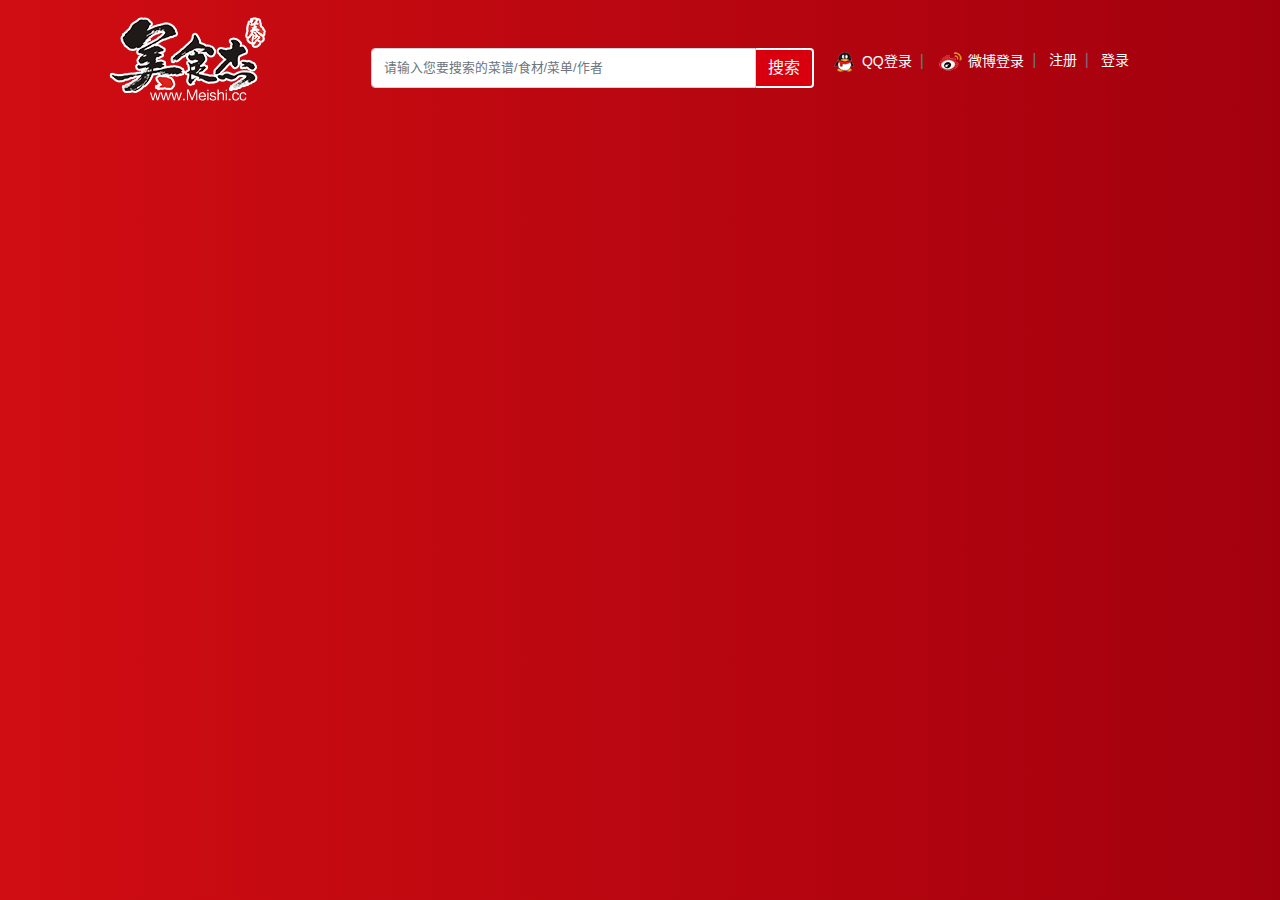
<file: response/HTML/header.html>
<!DOCTYPE html>
<html lang="zh-CN">

<head>
    <meta charset="UTF-8">
    <meta name="viewport" content="width=device-width, initial-scale=1.0">
    <meta http-equiv="X-UA-Compatible" content="ie=edge">
    <title>Document</title>
    <link rel="stylesheet" href="../css/bootstrap.css">
    <script src="../js/jquery.min.js"></script>
    <script src="../js/popper.min.js"></script>
    <script src="../js/bootstrap.min.js"></script>
    <link rel="stylesheet" href="css/comm.css">
    <link rel="stylesheet" href="css/header.css">
</head>
<body>
<div class="container">
    <!-- 顶部 左 中 右 -->
    <div class="row my_header">
        <div class="col-lg-3 col-md-12 px-0">
            <a href="#" class="navbar-brand">
                <img src="img/footer_header/logo2.png" alt="">
            </a>
        </div>
        <!-- 中 -->
        <div class="col-lg-5 col-md-12 px-sm-0 px-lg-3 p-0 mt-lg-5 mt-1">
            <div class="input-group w-100">
                <input type="text" class="form-control my_small py-0" placeholder="请输入您要搜索的菜谱/食材/菜单/作者">
                <a href="#">
                    <button class="btn btn-primary my_button">搜索</button>
                </a>
            </div>
        </div>
        <!-- 右 面包屑导航-->
        <div class="col-lg-4 col-md-12 px-0 mt-lg-5 mt-2">
            <ul class="breadcrumb p-0 my_login">
                <li class="breadcrumb-item">
                    <a href="#" class="my_login_a">
                        <img class="my_login_img" src="img/footer_header/login_qq.gif" alt="">
                        <span>QQ登录</span>
                    </a>
                </li>
                <li class="breadcrumb-item">
                    <a href="#" class="my_login_a">
                        <img class="my_login_img" src="img/footer_header/login_wb.gif" alt="">
                        <span>微博登录</span>
                    </a>
                </li>
                <li class="breadcrumb-item">
                    <a href="#" class="my_login_a">注册</a>
                </li>
                <li class="breadcrumb-item">
                    <a href="#" class="my_login_a">登录</a>
                </li>
            </ul>
        </div>
    </div>
<div>
</body>
<script>

</script>
</html>
</file>
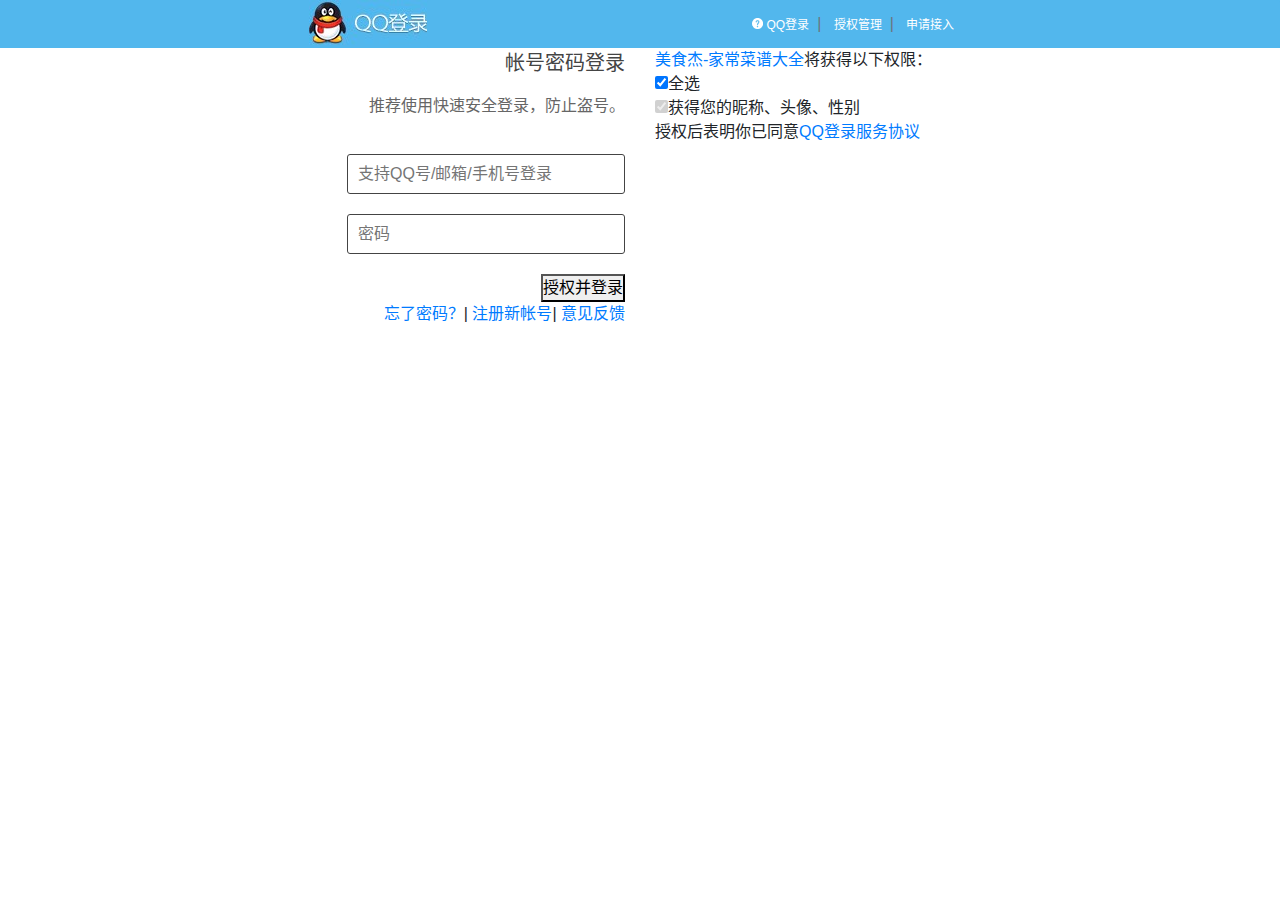
<file: response/HTML/login.html>
<!DOCTYPE html>
<html lang="zh-CN">
<head>
  <meta charset="UTF-8">
  <meta name="viewport" content="width=device-width, initial-scale=1.0">
  <meta http-equiv="X-UA-Compatible" content="ie=edge">
  <title>Document</title>
  <link rel="stylesheet" href="../css/bootstrap.css">
  <script src="../js/jquery.min.js"></script>
  <script src="../js/popper.min.js"></script>
  <script src="../js/bootstrap.min.js"></script>
  <link rel="stylesheet" href="css/comm.css">
  <link rel="stylesheet" href="css/login.css">
</head>
<body>
  <div class="px-0">
    <!-- 上部 -->
    <div class="row mx-0 my-color">
      <!-- 左 -->
      <div class="col-4 px-0 my-img">
        <img class="" src="img/login/qq.jpg" alt="">
      </div>
      <!-- 右 -->
      <ul class="breadcrumb col-8 mb-0 my-color my-ul">
        <li class="breadcrumb-item">
          <a href="javascript:;" class="my-login-1">
            <img class="my-login-2" src="img/login/sprite.png" alt="">&nbsp;QQ登录</a> 
        </li>
        <li class="breadcrumb-item">
          <a href="javascript:;" class="my-login">授权管理</a>
        </li>
        <li class="breadcrumb-item">
          <a href="javascript:;" class="my-login">申请接入</a>
        </li>
      </ul>
    </div>
    <!-- 下部 -->
    <div class="row mx-0">
        <ul class="col-md-6 col-sm-12 my-last-ul">
          <li class="my-ul-li">帐号密码登录</li>
          <li class="my-ul-li-2">推荐使用<span>快速安全登录</span>，防止盗号。</li>
          <li><input class="my-input" type="text" placeholder="支持QQ号/邮箱/手机号登录"></li>
          <li><input class="my-input" type="password" placeholder="密码"> </li>
          <li><button>授权并登录</button></li>
          <li>
            <a href="javascript:;">忘了密码？</a>| 
            <a href="javascript:;"> 注册新帐号</a>|
            <a href="javascript:;">  意见反馈</a> 
          </li>
        </ul>
        <ul class="col-md-6 col-sm-12 my-last-ul-2">
          <li><a href="javascript:;">美食杰-家常菜谱大全</a>将获得以下权限：</li>
          <li><input type="checkbox" checked>全选</li>
          <li><input type="checkbox" checked disabled>获得您的昵称、头像、性别</li>
          <li>授权后表明你已同意<a href="javascript:;">QQ登录服务协议 </a></li>
        </ul>
    </div>
  </div>
</body>
</html>
</file>
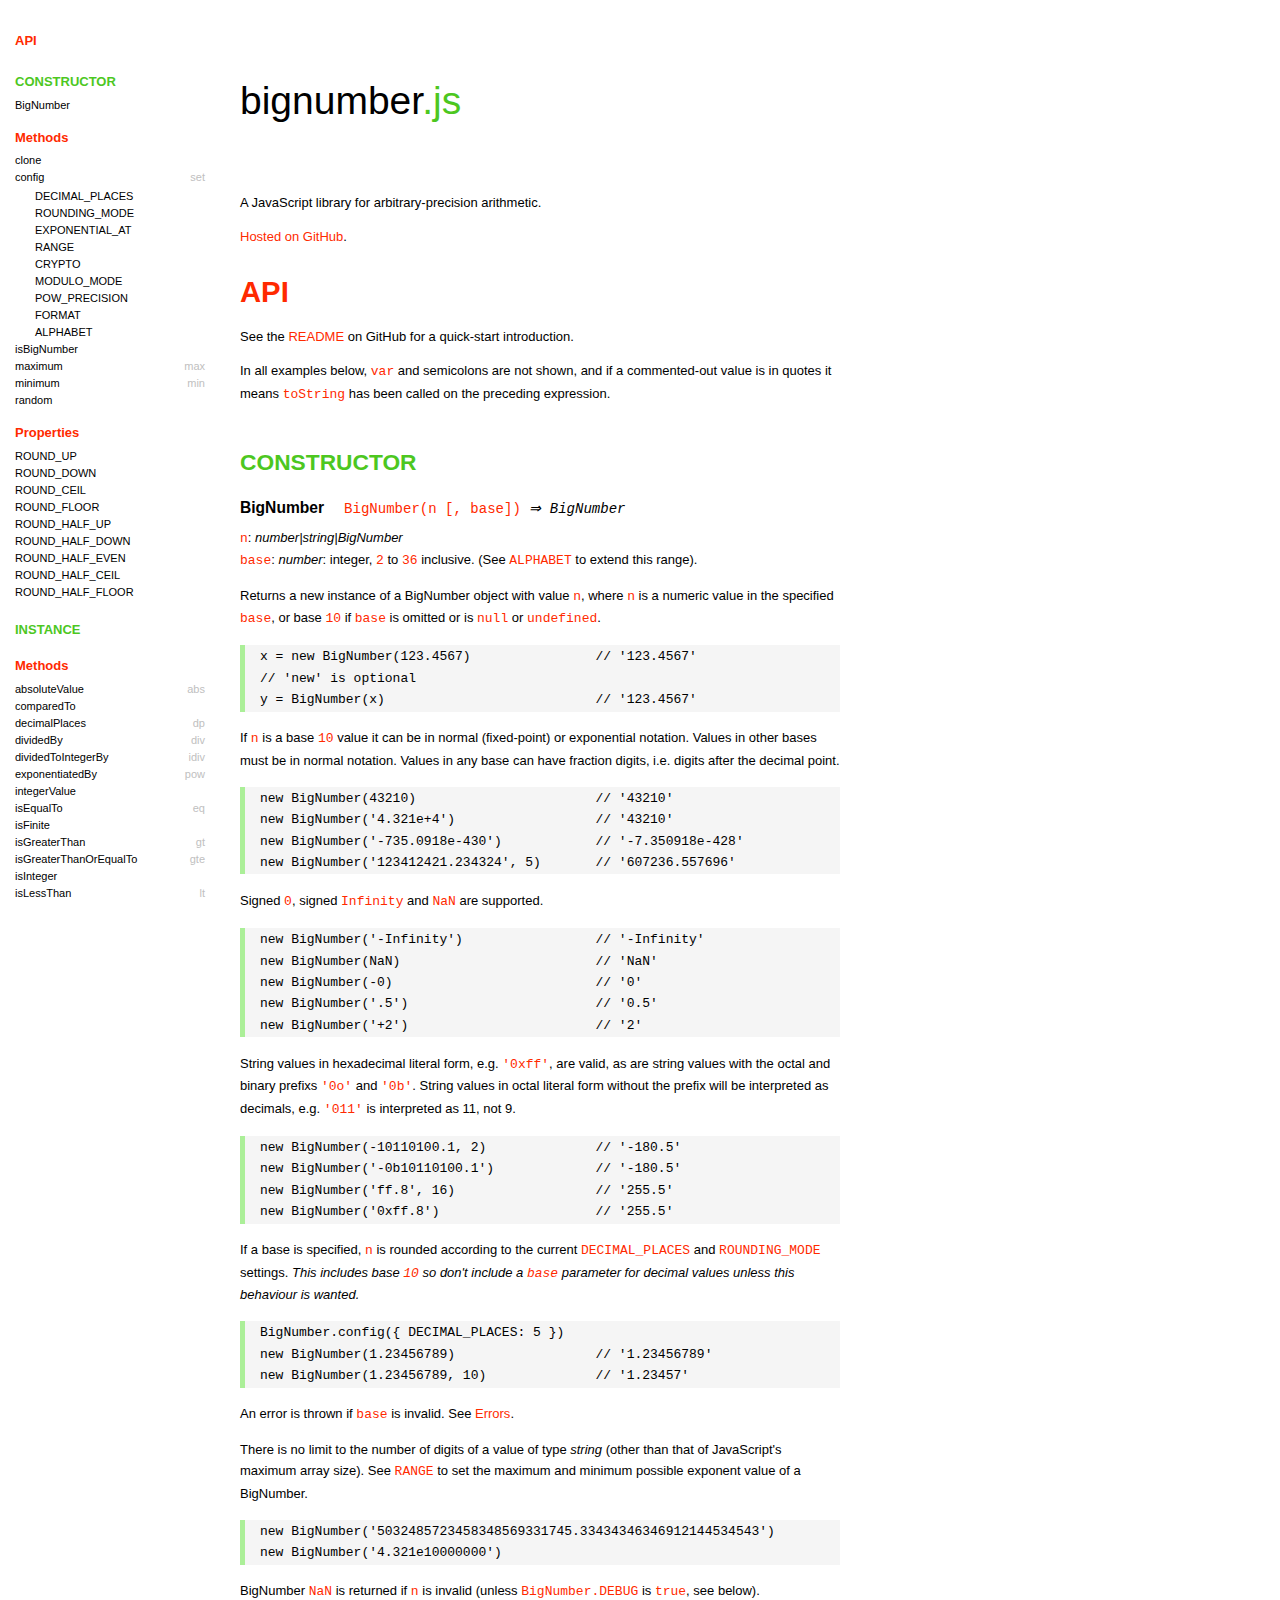
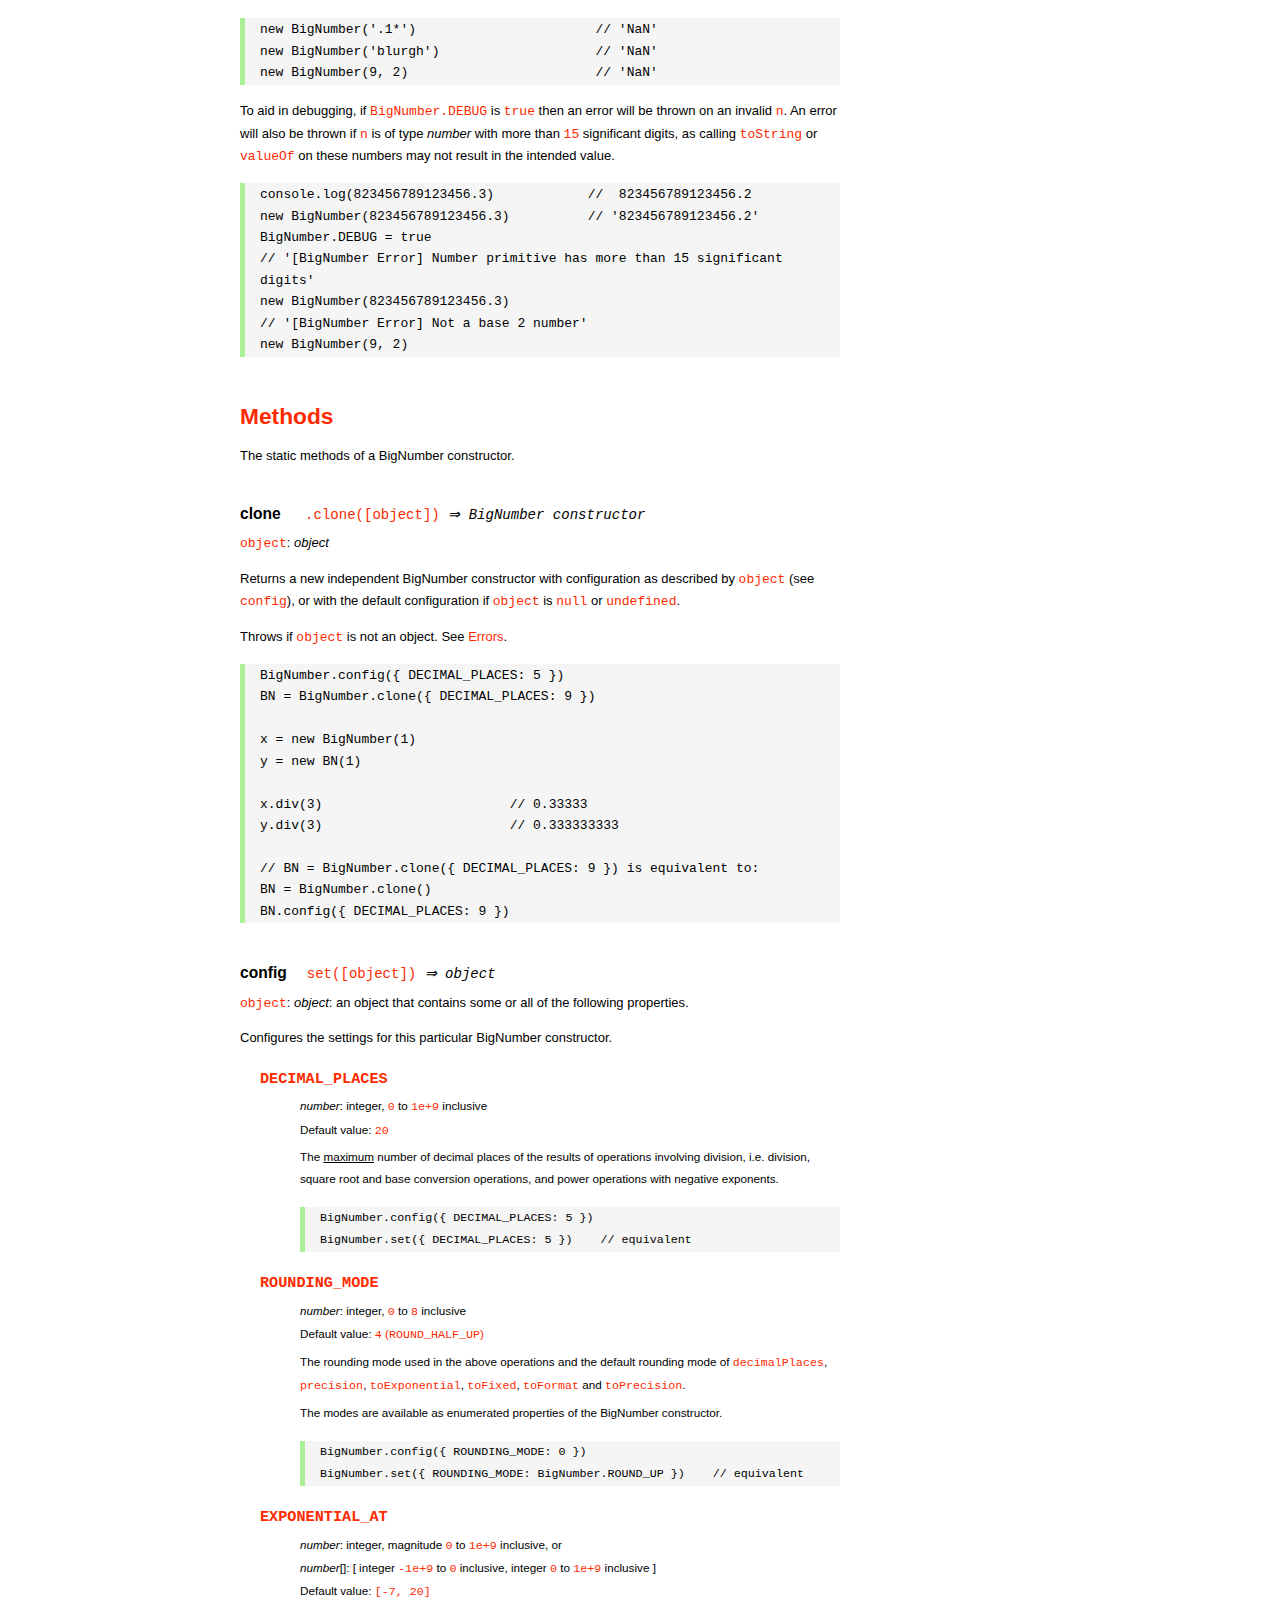
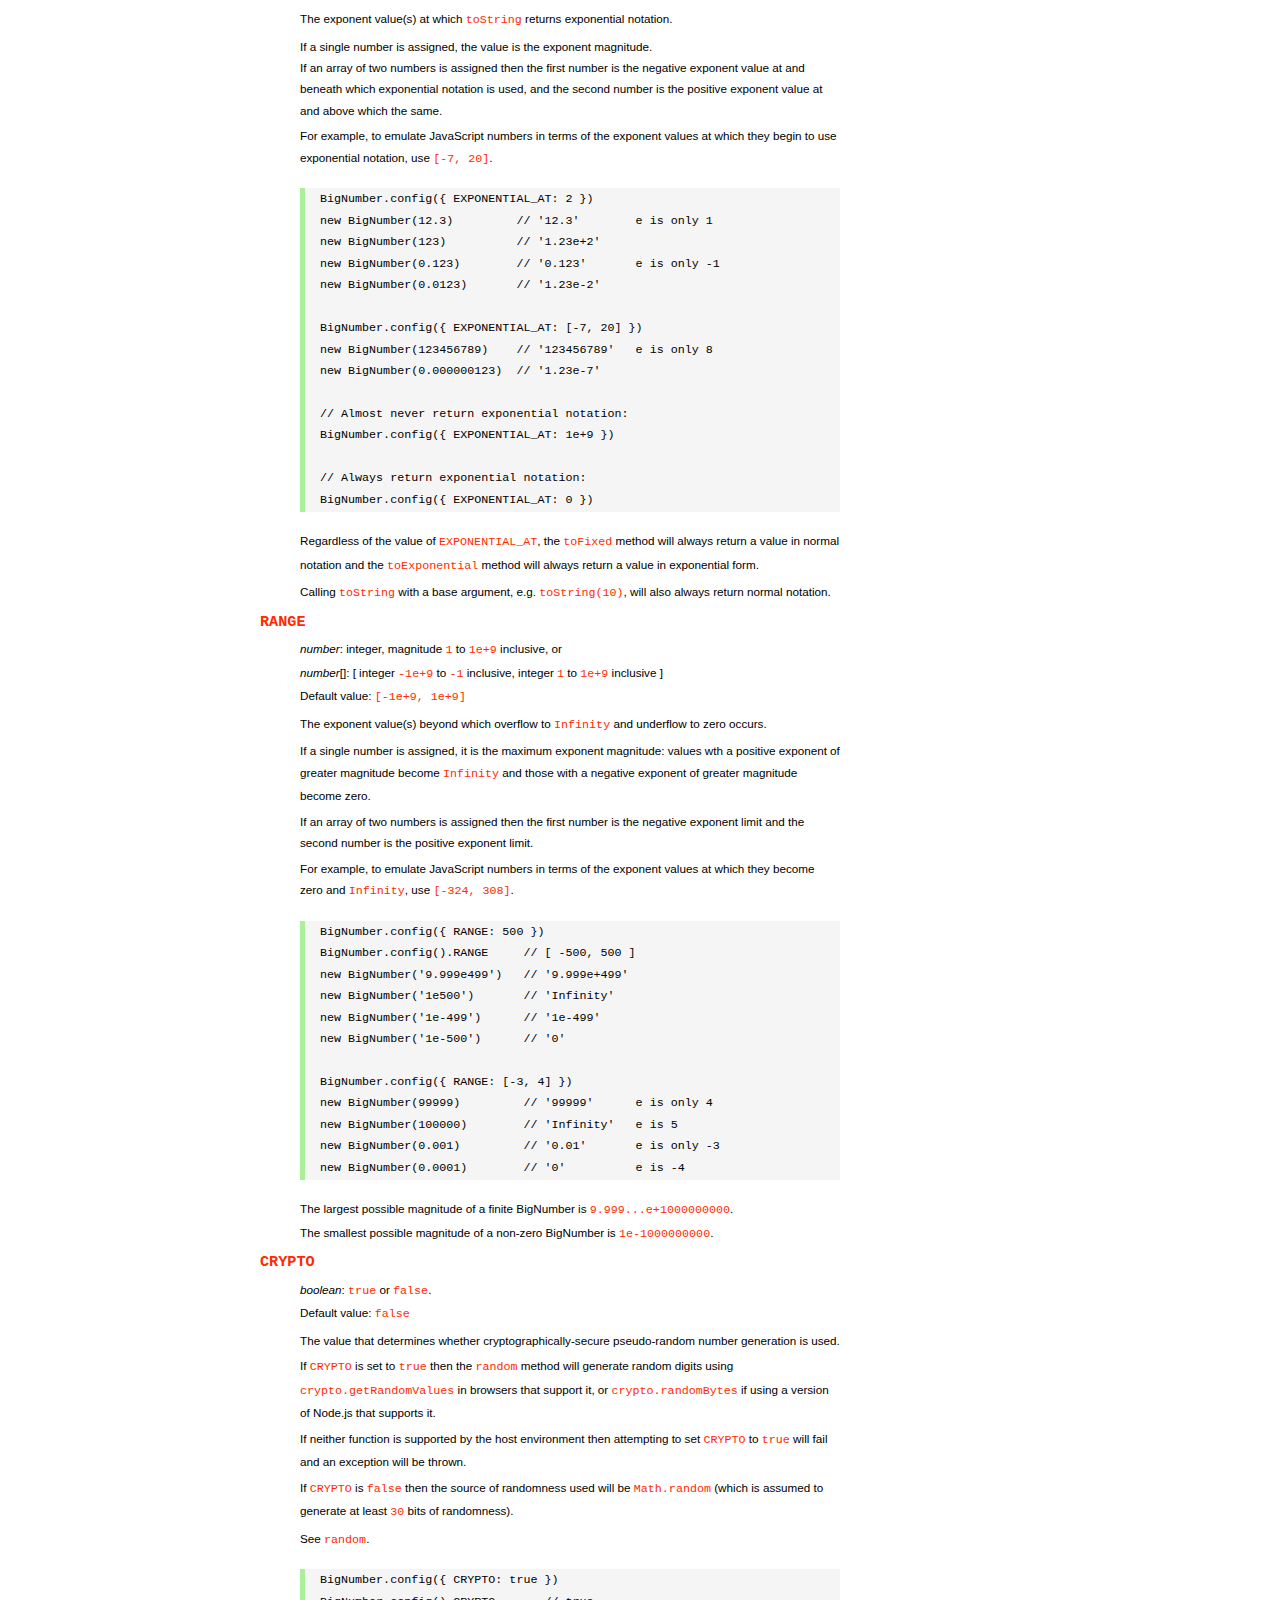
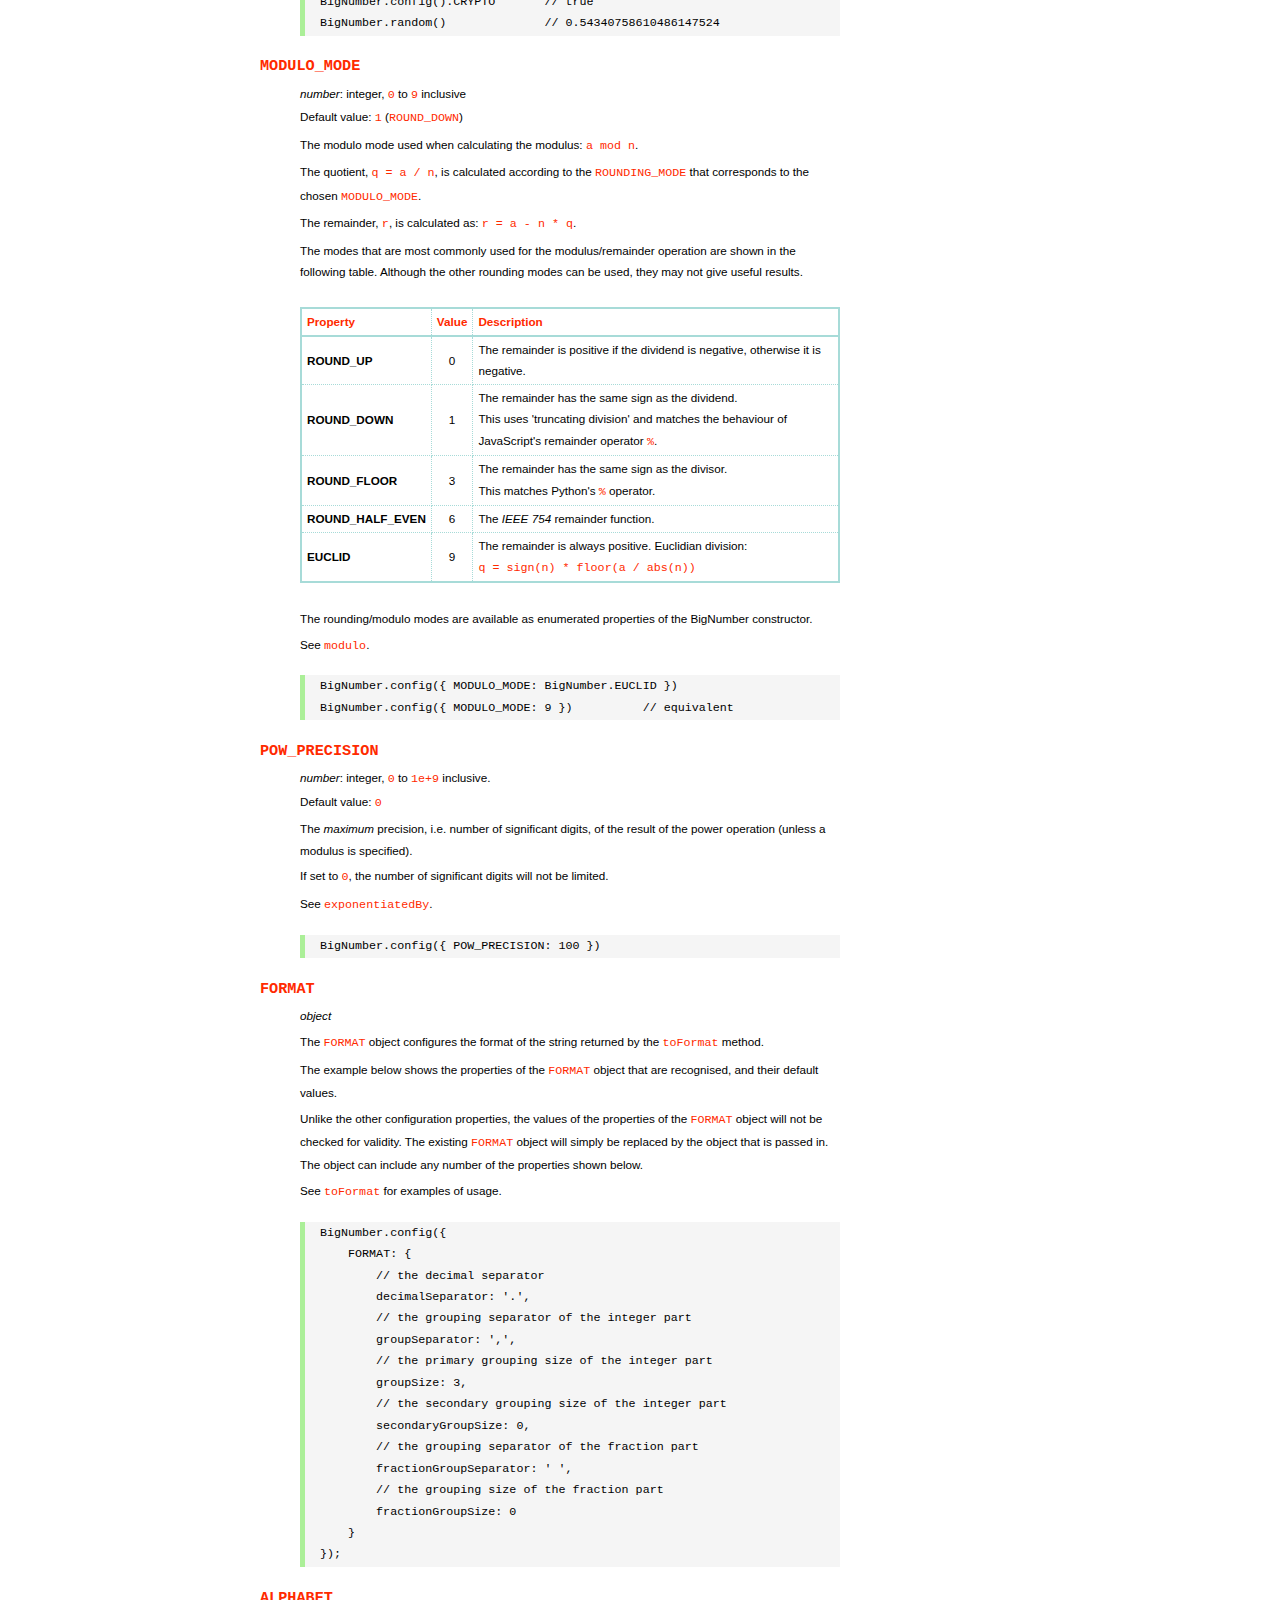
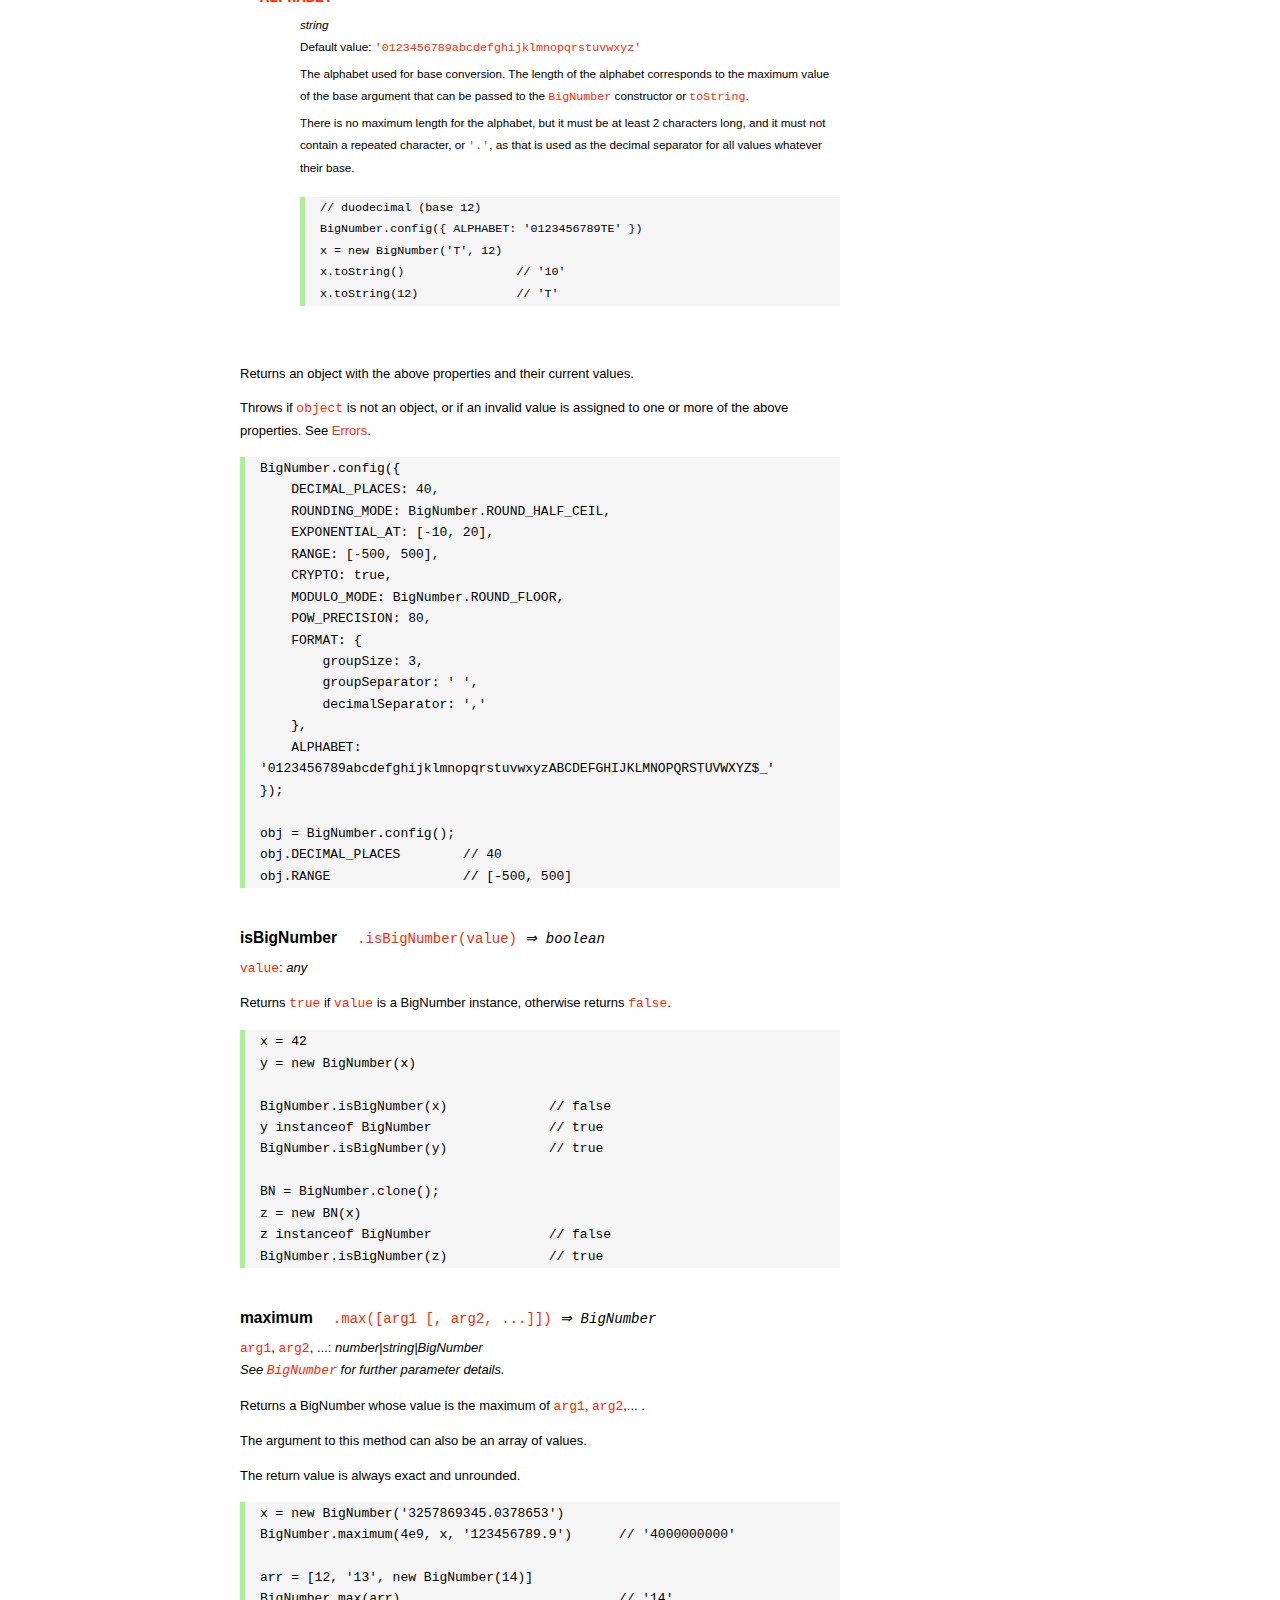
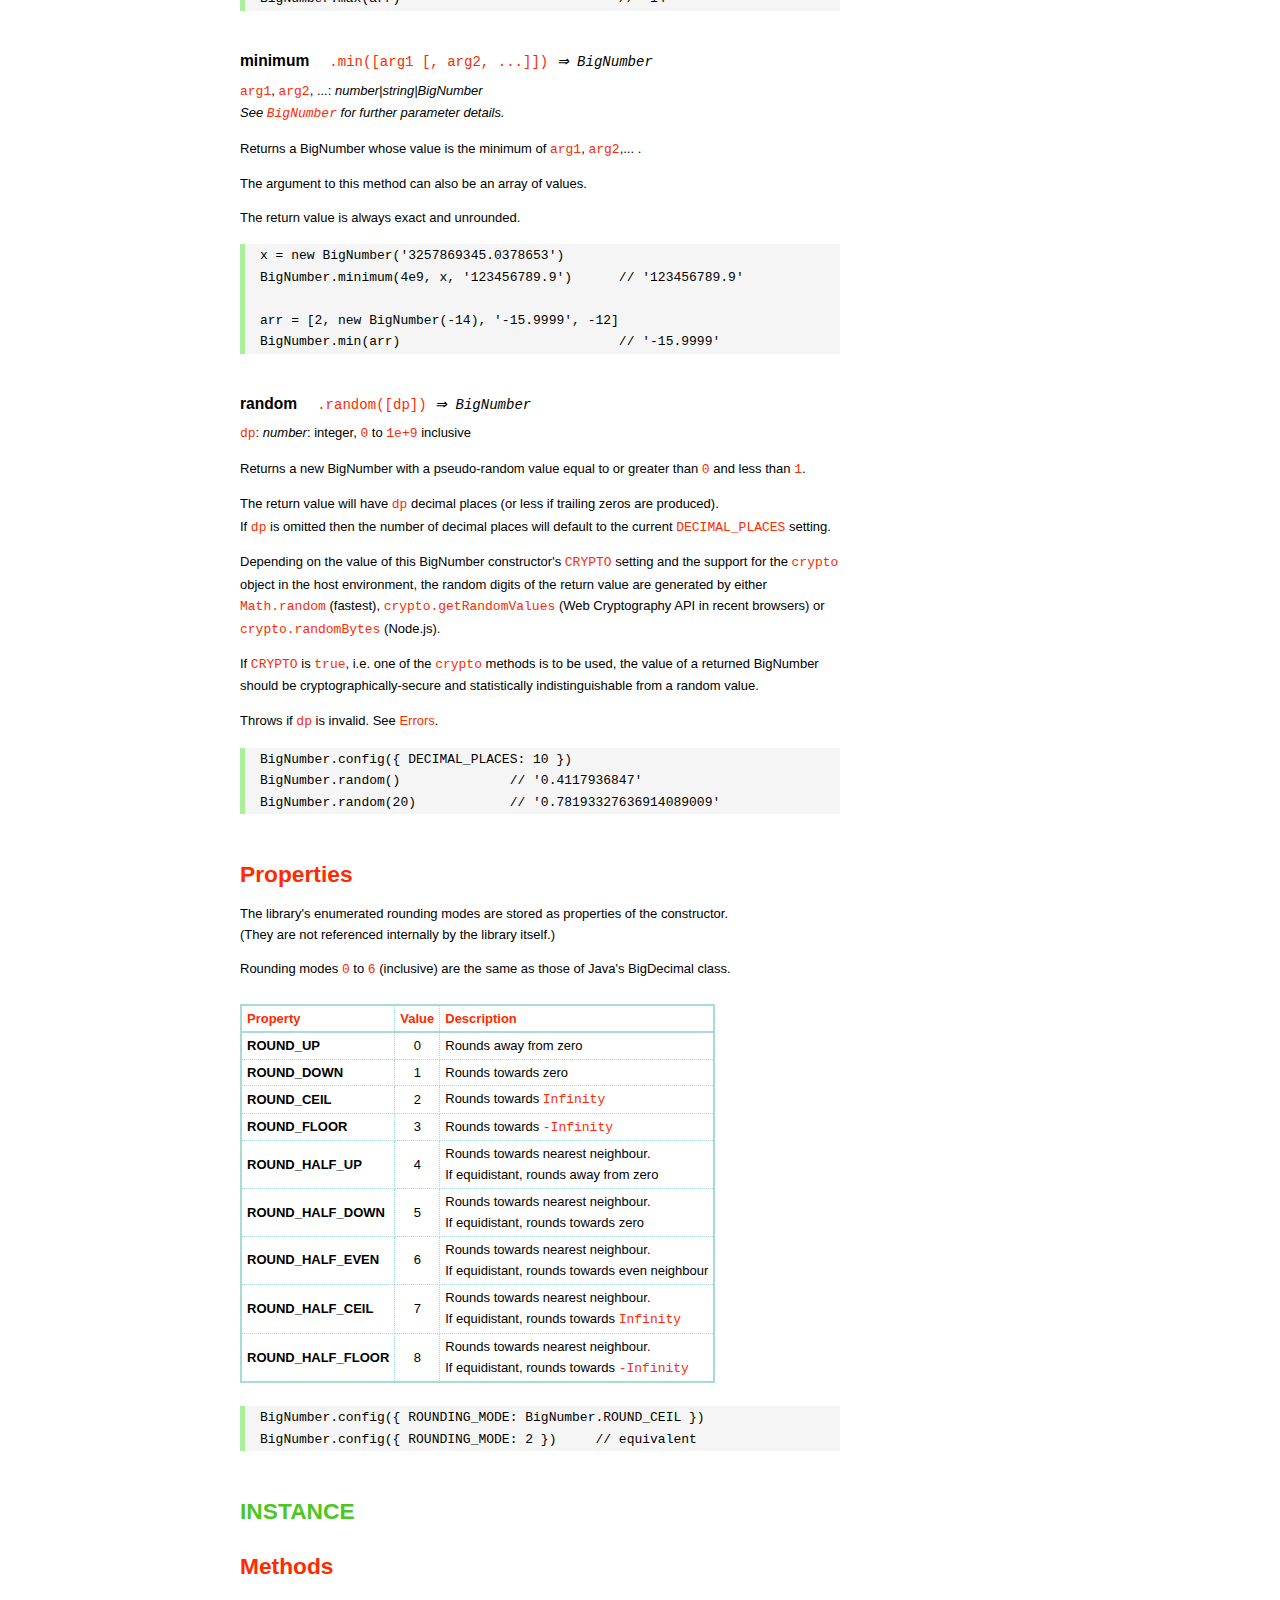
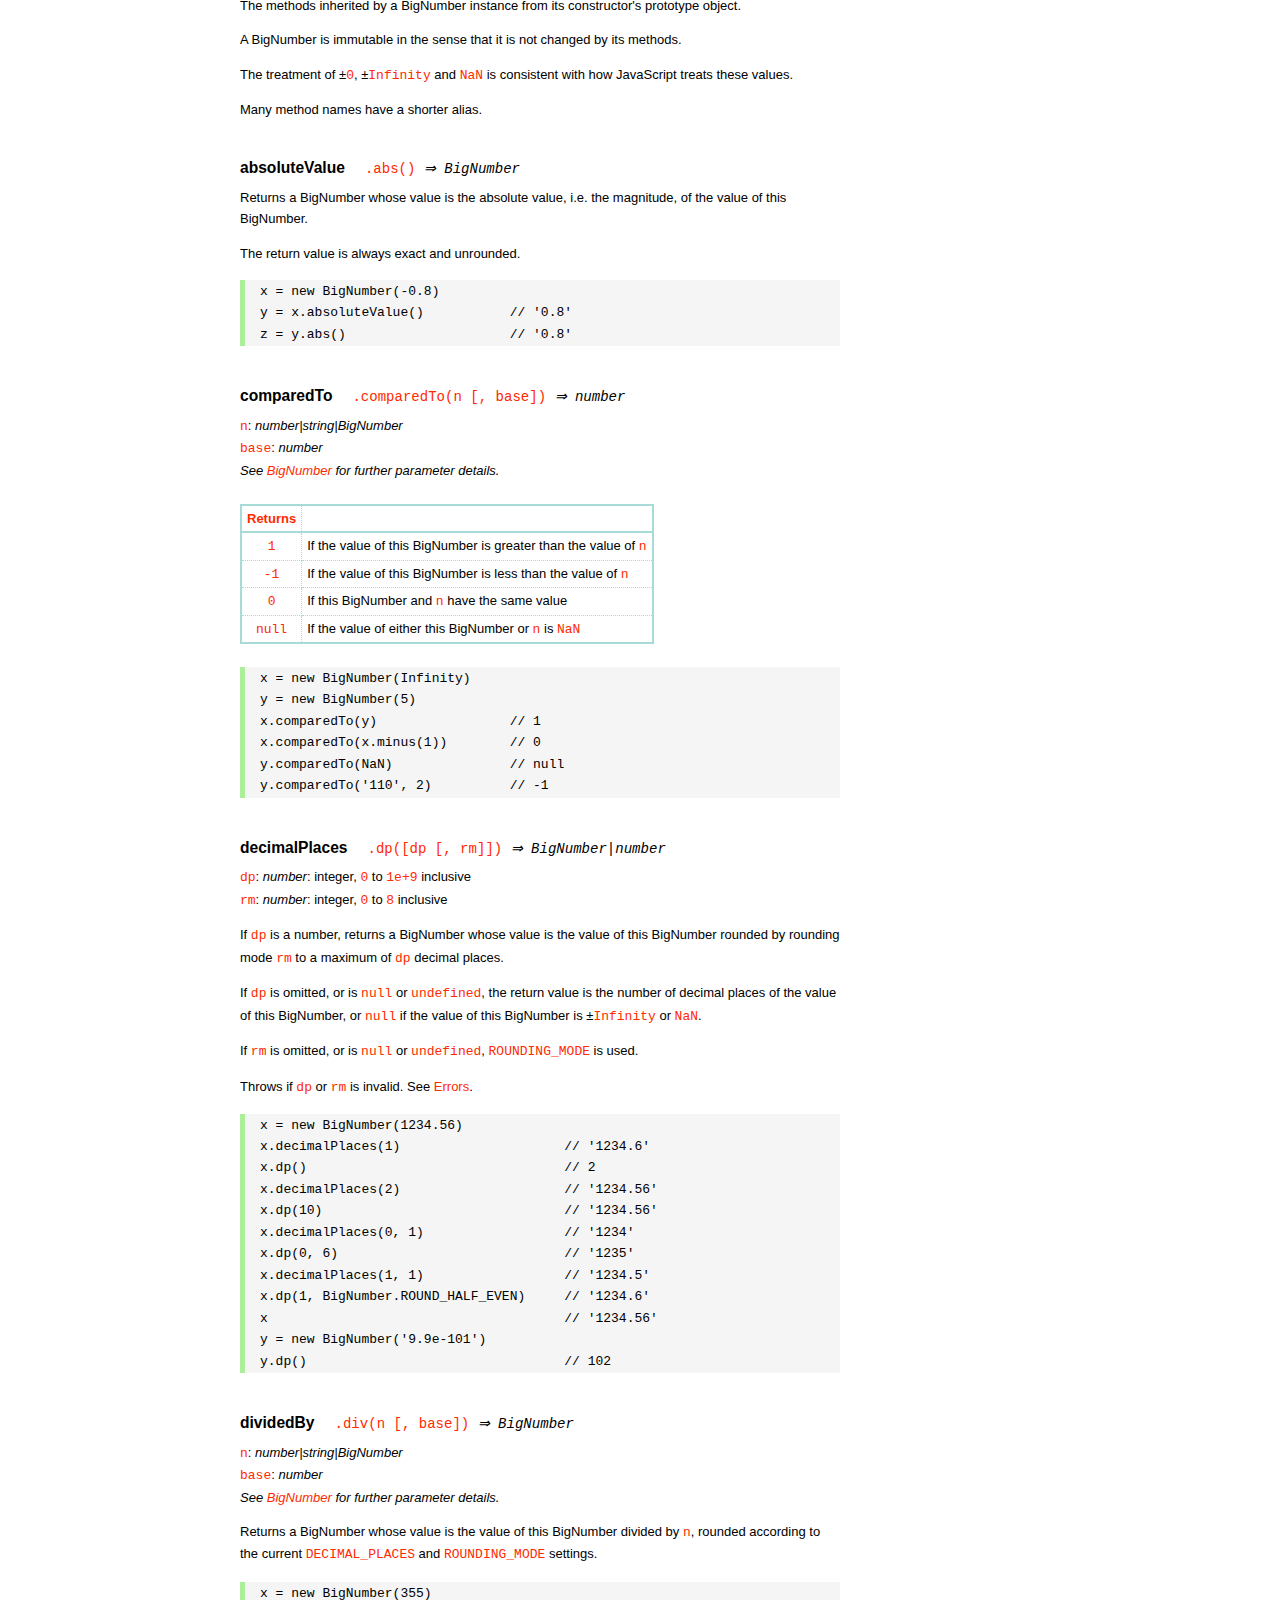
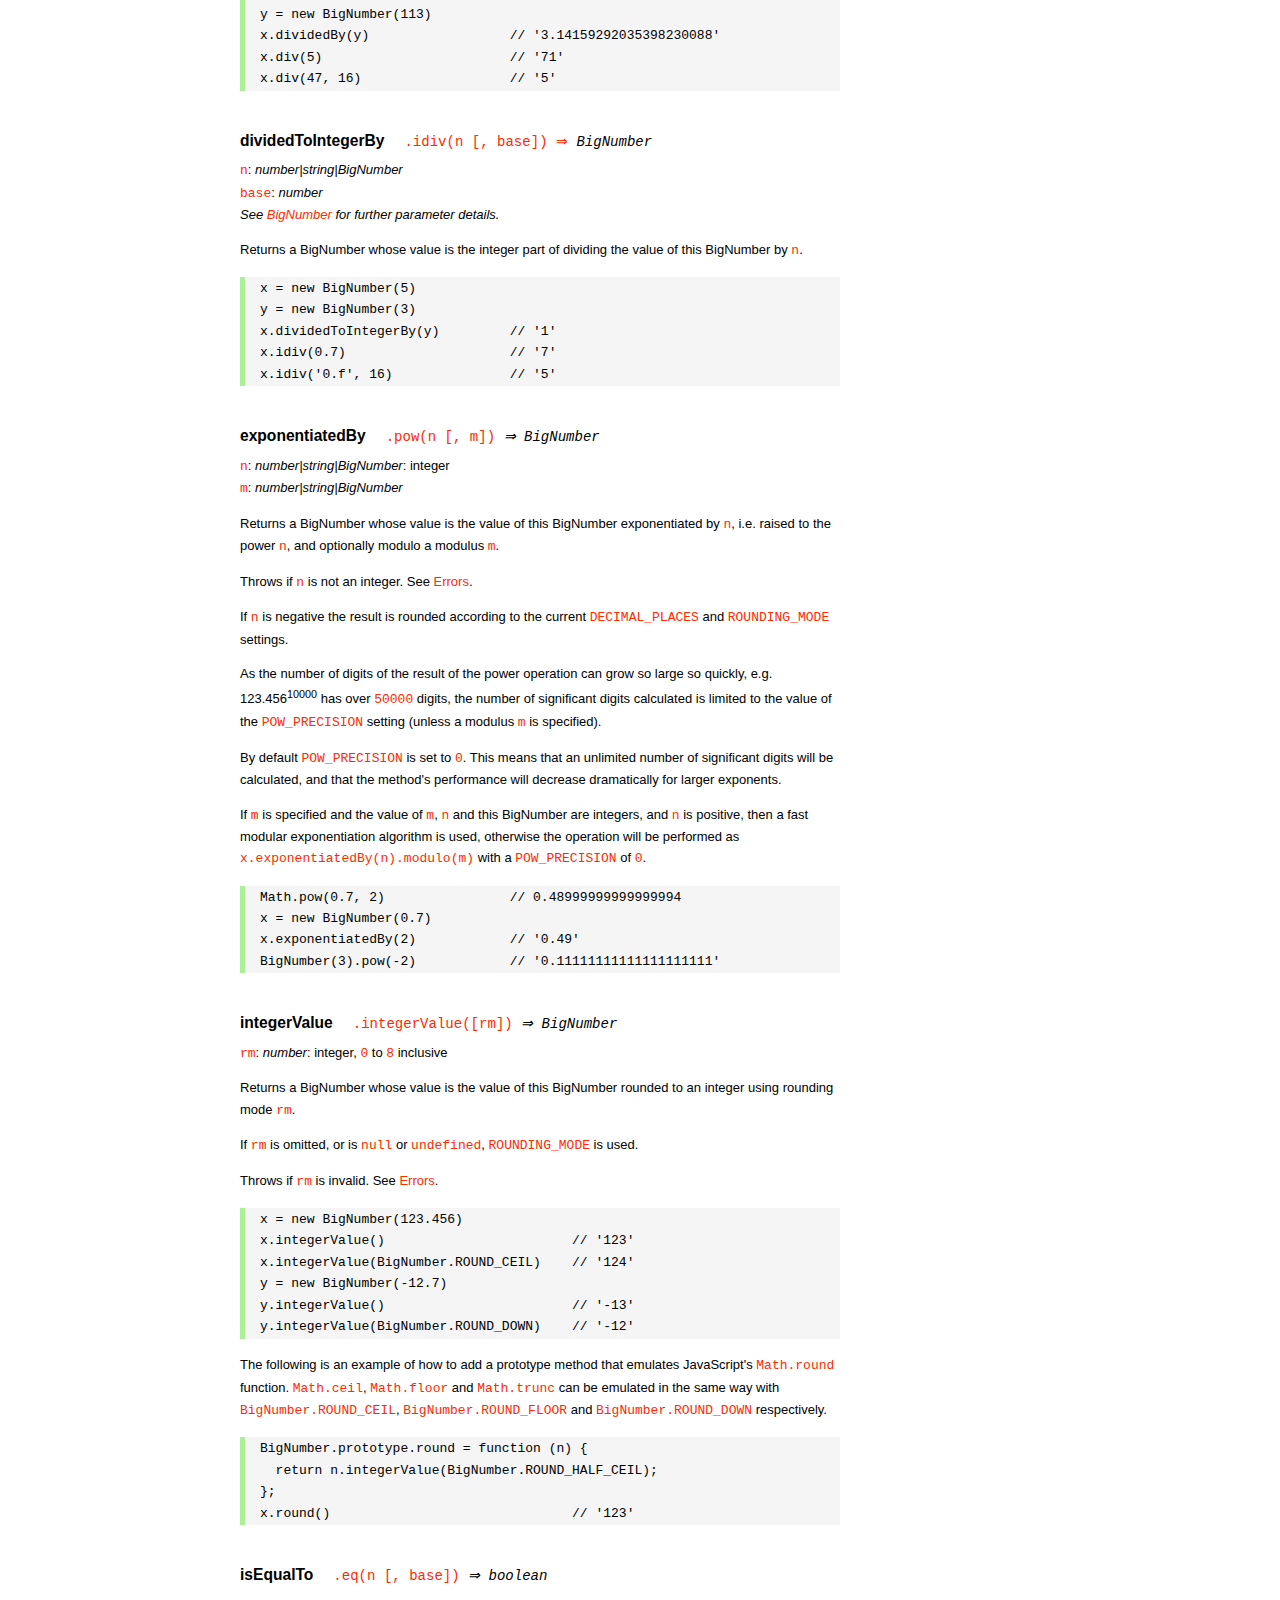
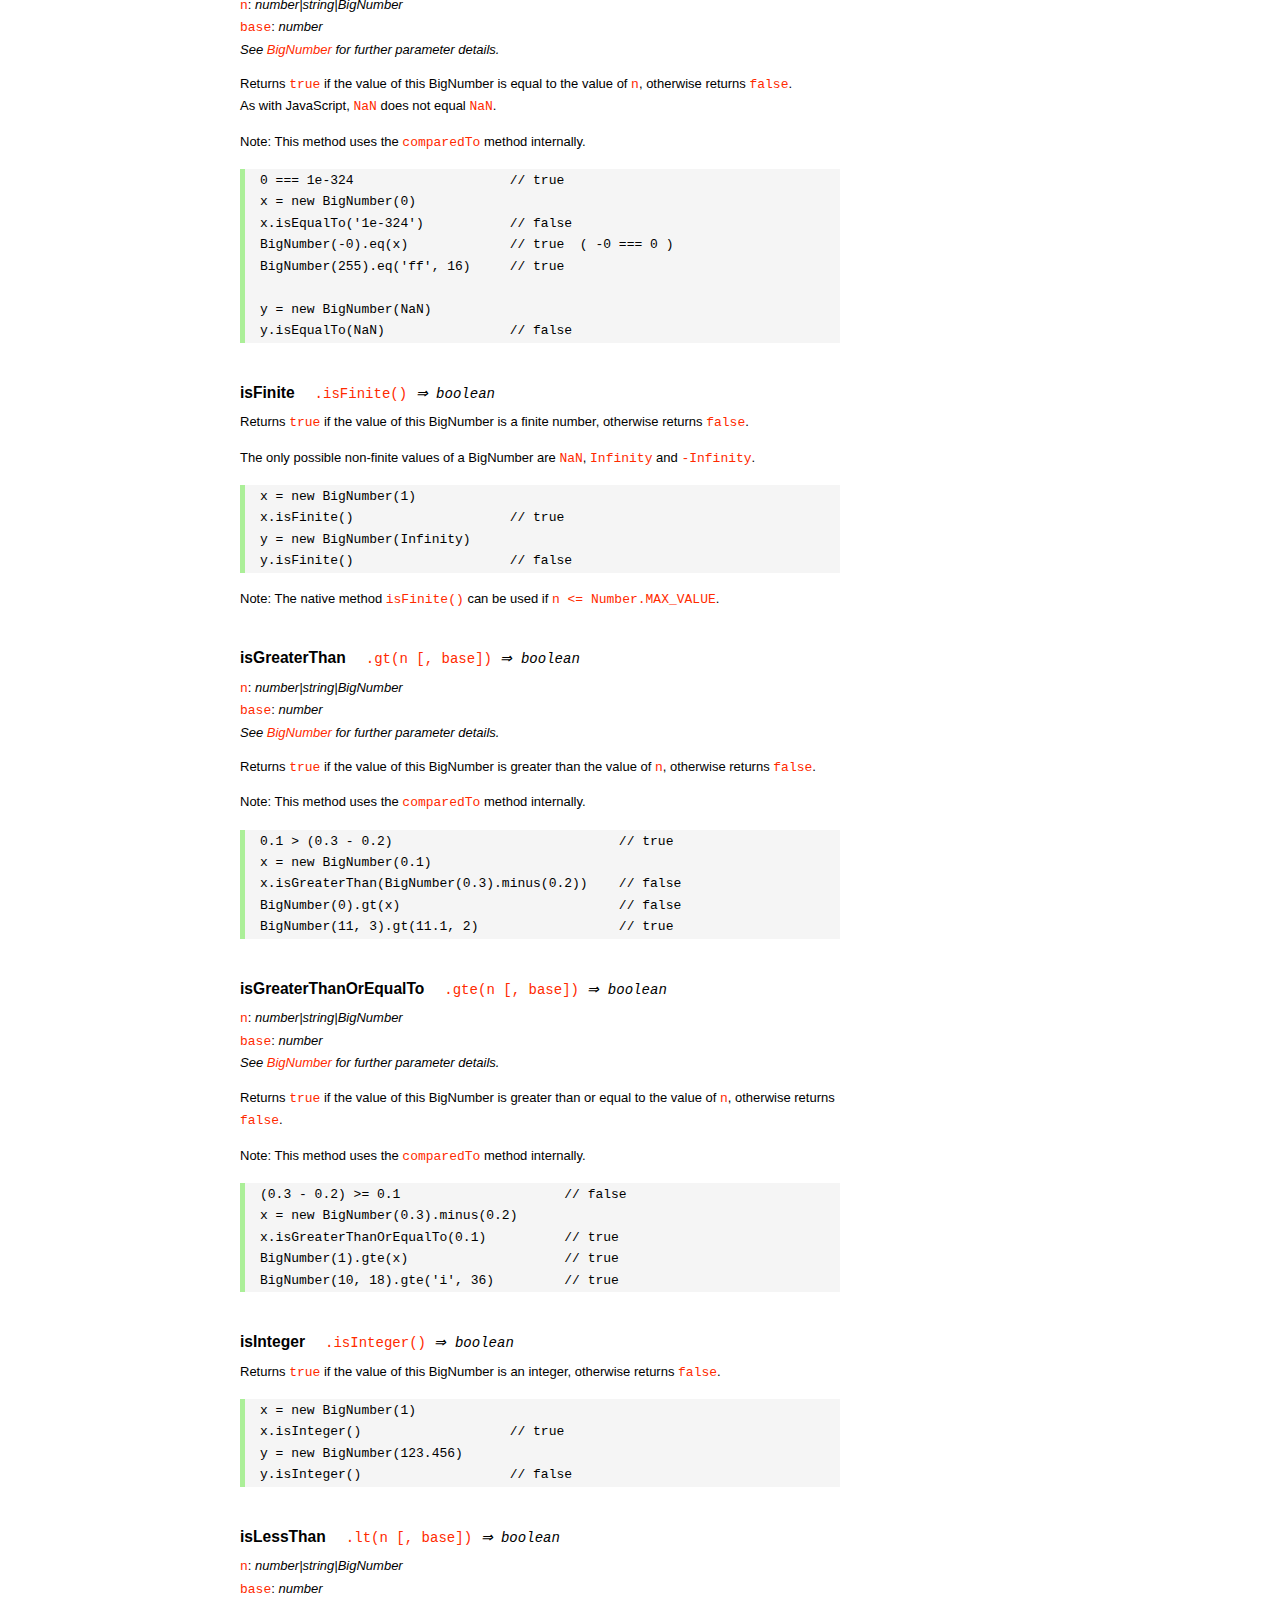
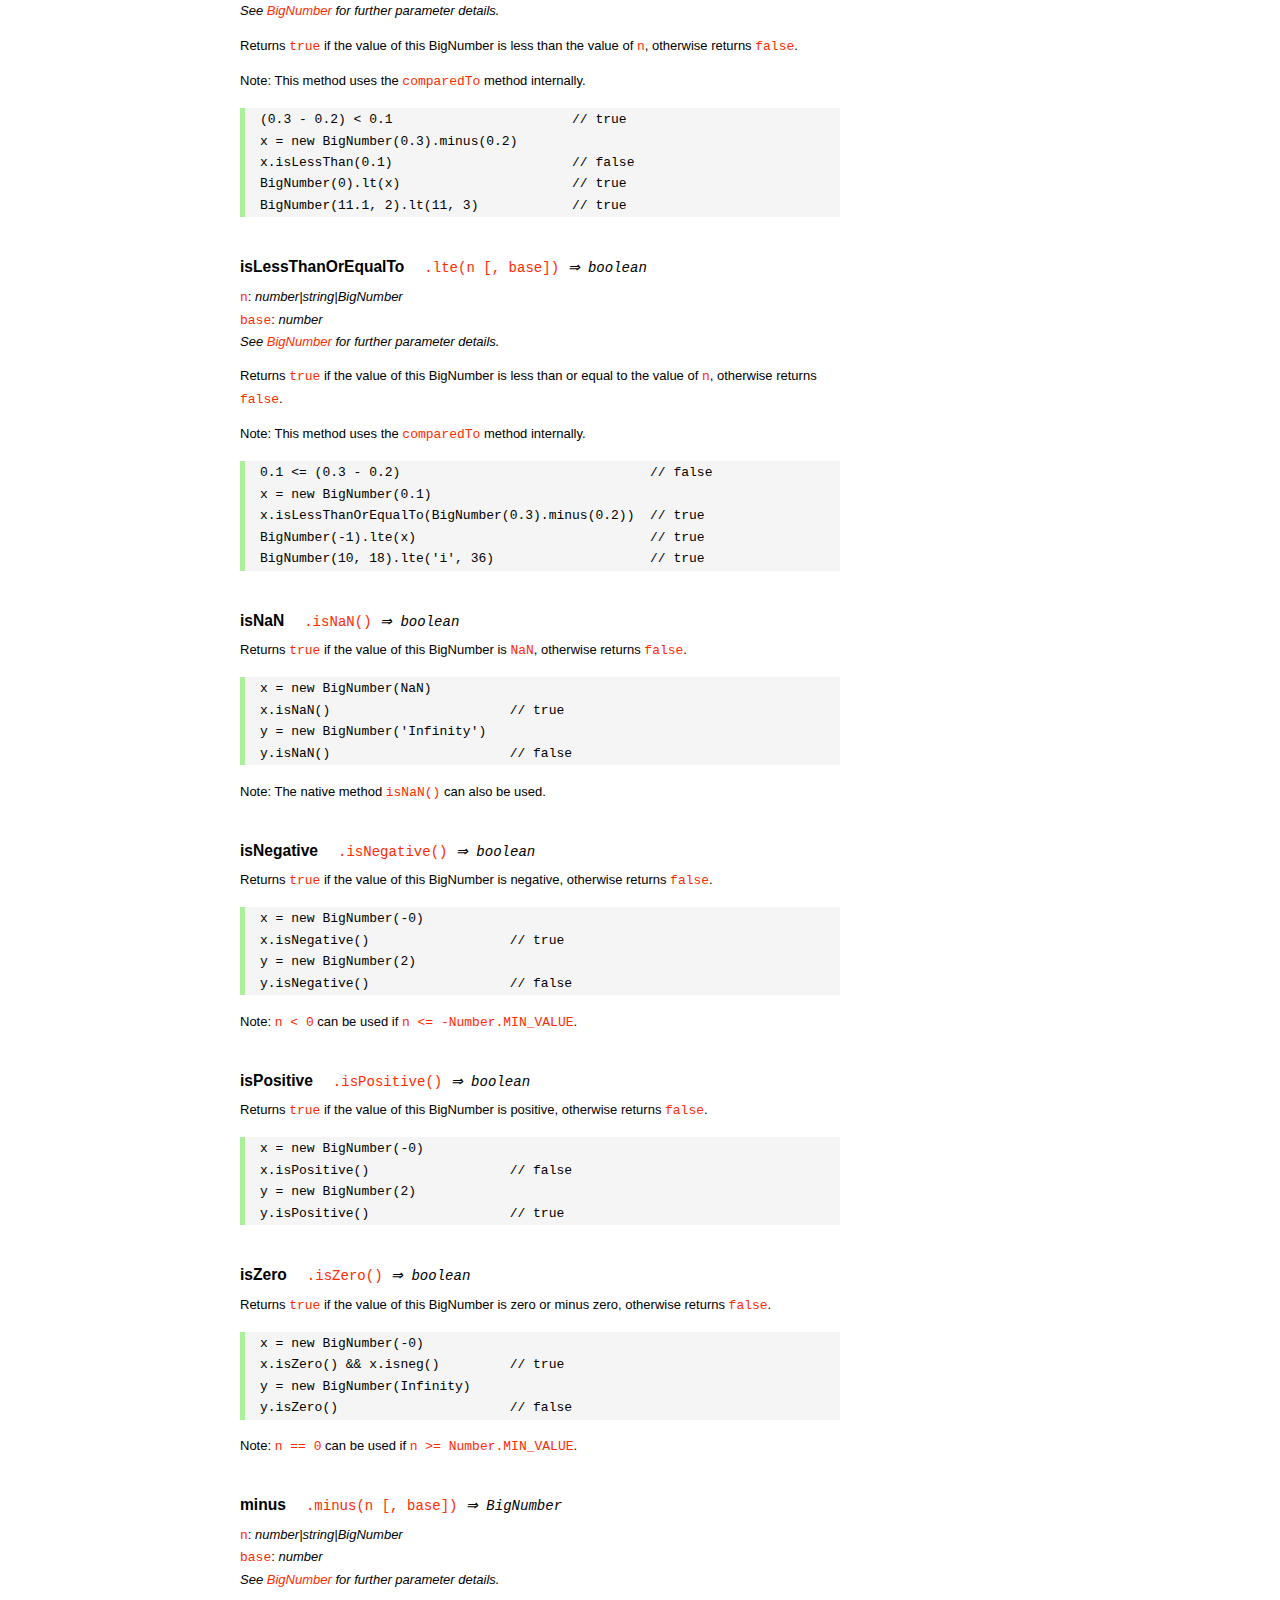
<file: Vue_project/vue_server_00/node_modules/bignumber.js/doc/API.html>
<!DOCTYPE HTML>
<html>
<head>
<meta charset="utf-8">
<meta http-equiv="X-UA-Compatible" content="IE=edge">
<meta name="Author" content="M Mclaughlin">
<title>bignumber.js API</title>
<style>
html{font-size:100%}
body{background:#fff;font-family:"Helvetica Neue",Helvetica,Arial,sans-serif;font-size:13px;
  line-height:1.65em;min-height:100%;margin:0}
body,i{color:#000}
.nav{background:#fff;position:fixed;top:0;bottom:0;left:0;width:200px;overflow-y:auto;
  padding:15px 0 30px 15px}
div.container{width:600px;margin:50px 0 50px 240px}
p{margin:0 0 1em;width:600px}
pre,ul{margin:1em 0}
h1,h2,h3,h4,h5{margin:0;padding:1.5em 0 0}
h1,h2{padding:.75em 0}
h1{font:400 3em Verdana,sans-serif;color:#000;margin-bottom:1em}
h2{font-size:2.25em;color:#ff2a00}
h3{font-size:1.75em;color:#4dc71f}
h4{font-size:1.75em;color:#ff2a00;padding-bottom:.75em}
h5{font-size:1.2em;margin-bottom:.4em}
h6{font-size:1.1em;margin-bottom:0.8em;padding:0.5em 0}
dd{padding-top:.35em}
dt{padding-top:.5em}
b{font-weight:700}
dt b{font-size:1.3em}
a,a:visited{color:#ff2a00;text-decoration:none}
a:active,a:hover{outline:0;text-decoration:underline}
.nav a,.nav b,.nav a:visited{display:block;color:#ff2a00;font-weight:700; margin-top:15px}
.nav b{color:#4dc71f;margin-top:20px;cursor:default;width:auto}
ul{list-style-type:none;padding:0 0 0 20px}
.nav ul{line-height:14px;padding-left:0;margin:5px 0 0}
.nav ul a,.nav ul a:visited,span{display:inline;color:#000;font-family:Verdana,Geneva,sans-serif;
  font-size:11px;font-weight:400;margin:0}
.inset,ul.inset{margin-left:20px}
.inset{font-size:.9em}
.nav li{width:auto;margin:0 0 3px}
.alias{font-style:italic;margin-left:20px}
table{border-collapse:collapse;border-spacing:0;border:2px solid #a7dbd8;margin:1.75em 0;padding:0}
td,th{text-align:left;margin:0;padding:2px 5px;border:1px dotted #a7dbd8}
th{border-top:2px solid #a7dbd8;border-bottom:2px solid #a7dbd8;color:#ff2a00}
code,pre{font-family:Consolas, monaco, monospace;font-weight:400}
pre{background:#f5f5f5;white-space:pre-wrap;word-wrap:break-word;border-left:5px solid #abef98;
  padding:1px 0 1px 15px;margin:1.2em 0}
code,.nav-title{color:#ff2a00}
.end{margin-bottom:25px}
.centre{text-align:center}
.error-table{font-size:13px;width:100%}
#faq{margin:3em 0 0}
li span{float:right;margin-right:10px;color:#c0c0c0}
#js{font:inherit;color:#4dc71f}
</style>
</head>
<body>

  <div class="nav">

    <a class='nav-title' href="#">API</a>

    <b> CONSTRUCTOR </b>
    <ul>
      <li><a href="#bignumber">BigNumber</a></li>
    </ul>

    <a href="#methods">Methods</a>
    <ul>
      <li><a href="#clone">clone</a></li>
      <li><a href="#config" >config</a><span>set</span></li>
      <li>
        <ul class="inset">
          <li><a href="#decimal-places">DECIMAL_PLACES</a></li>
          <li><a href="#rounding-mode" >ROUNDING_MODE</a></li>
          <li><a href="#exponential-at">EXPONENTIAL_AT</a></li>
          <li><a href="#range"         >RANGE</a></li>
          <li><a href="#crypto"        >CRYPTO</a></li>
          <li><a href="#modulo-mode"   >MODULO_MODE</a></li>
          <li><a href="#pow-precision" >POW_PRECISION</a></li>
          <li><a href="#format"        >FORMAT</a></li>
          <li><a href="#alphabet"      >ALPHABET</a></li>
        </ul>
      </li>
      <li><a href="#isBigNumber">isBigNumber</a></li>
      <li><a href="#max"        >maximum</a><span>max</span></li>
      <li><a href="#min"        >minimum</a><span>min</span></li>
      <li><a href="#random"     >random</a></li>
    </ul>

    <a href="#constructor-properties">Properties</a>
    <ul>
      <li><a href="#round-up"        >ROUND_UP</a></li>
      <li><a href="#round-down"      >ROUND_DOWN</a></li>
      <li><a href="#round-ceil"      >ROUND_CEIL</a></li>
      <li><a href="#round-floor"     >ROUND_FLOOR</a></li>
      <li><a href="#round-half-up"   >ROUND_HALF_UP</a></li>
      <li><a href="#round-half-down" >ROUND_HALF_DOWN</a></li>
      <li><a href="#round-half-even" >ROUND_HALF_EVEN</a></li>
      <li><a href="#round-half-ceil" >ROUND_HALF_CEIL</a></li>
      <li><a href="#round-half-floor">ROUND_HALF_FLOOR</a></li>
    </ul>

    <b> INSTANCE </b>

    <a href="#prototype-methods">Methods</a>
    <ul>
      <li><a href="#abs"    >absoluteValue         </a><span>abs</span>  </li>
      <li><a href="#cmp"    >comparedTo            </a>                  </li>
      <li><a href="#dp"     >decimalPlaces         </a><span>dp</span>   </li>
      <li><a href="#div"    >dividedBy             </a><span>div</span>  </li>
      <li><a href="#divInt" >dividedToIntegerBy    </a><span>idiv</span> </li>
      <li><a href="#pow"    >exponentiatedBy       </a><span>pow</span>  </li>
      <li><a href="#int"    >integerValue          </a>                  </li>
      <li><a href="#eq"     >isEqualTo             </a><span>eq</span>   </li>
      <li><a href="#isF"    >isFinite              </a>                  </li>
      <li><a href="#gt"     >isGreaterThan         </a><span>gt</span>   </li>
      <li><a href="#gte"    >isGreaterThanOrEqualTo</a><span>gte</span>  </li>
      <li><a href="#isInt"  >isInteger             </a>                  </li>
      <li><a href="#lt"     >isLessThan            </a><span>lt</span>   </li>
      <li><a href="#lte"    >isLessThanOrEqualTo   </a><span>lte</span>  </li>
      <li><a href="#isNaN"  >isNaN                 </a>                  </li>
      <li><a href="#isNeg"  >isNegative            </a>                  </li>
      <li><a href="#isPos"  >isPositive            </a>                  </li>
      <li><a href="#isZ"    >isZero                </a>                  </li>
      <li><a href="#minus"  >minus                 </a>                  </li>
      <li><a href="#mod"    >modulo                </a><span>mod</span>  </li>
      <li><a href="#times"  >multipliedBy          </a><span>times</span></li>
      <li><a href="#neg"    >negated               </a>                  </li>
      <li><a href="#plus"   >plus                  </a>                  </li>
      <li><a href="#sd"     >precision             </a><span>sd</span>   </li>
      <li><a href="#shift"  >shiftedBy             </a>                  </li>
      <li><a href="#sqrt"   >squareRoot            </a><span>sqrt</span> </li>
      <li><a href="#toE"    >toExponential         </a>                  </li>
      <li><a href="#toFix"  >toFixed               </a>                  </li>
      <li><a href="#toFor"  >toFormat              </a>                  </li>
      <li><a href="#toFr"   >toFraction            </a>                  </li>
      <li><a href="#toJSON" >toJSON                </a>                  </li>
      <li><a href="#toN"    >toNumber              </a>                  </li>
      <li><a href="#toP"    >toPrecision           </a>                  </li>
      <li><a href="#toS"    >toString              </a>                  </li>
      <li><a href="#valueOf">valueOf               </a>                  </li>
    </ul>

    <a href="#instance-properties">Properties</a>
    <ul>
      <li><a href="#coefficient">c: coefficient</a></li>
      <li><a href="#exponent"   >e: exponent</a></li>
      <li><a href="#sign"       >s: sign</a></li>
    </ul>

    <a href="#zero-nan-infinity">Zero, NaN &amp; Infinity</a>
    <a href="#Errors">Errors</a>
    <a class='end' href="#faq">FAQ</a>

  </div>

  <div class="container">

    <h1>bignumber<span id='js'>.js</span></h1>

    <p>A JavaScript library for arbitrary-precision arithmetic.</p>
    <p><a href="https://github.com/MikeMcl/bignumber.js">Hosted on GitHub</a>. </p>

    <h2>API</h2>

    <p>
      See the <a href='https://github.com/MikeMcl/bignumber.js'>README</a> on GitHub for a
      quick-start introduction.
    </p>
    <p>
      In all examples below, <code>var</code> and semicolons are not shown, and if a commented-out
      value is in quotes it means <code>toString</code> has been called on the preceding expression.
    </p>


    <h3>CONSTRUCTOR</h3>


    <h5 id="bignumber">
      BigNumber<code class='inset'>BigNumber(n [, base]) <i>&rArr; BigNumber</i></code>
    </h5>
    <p>
      <code>n</code>: <i>number|string|BigNumber</i><br />
      <code>base</code>: <i>number</i>: integer, <code>2</code> to <code>36</code> inclusive. (See
      <a href='#alphabet'><code>ALPHABET</code></a> to extend this range).
    </p>
    <p>
      Returns a new instance of a BigNumber object with value <code>n</code>, where <code>n</code>
      is a numeric value in the specified <code>base</code>, or base <code>10</code> if
      <code>base</code> is omitted or is <code>null</code> or <code>undefined</code>.
    </p>
    <pre>
x = new BigNumber(123.4567)                // '123.4567'
// 'new' is optional
y = BigNumber(x)                           // '123.4567'</pre>
    <p>
      If <code>n</code> is a base <code>10</code> value it can be in normal (fixed-point) or
      exponential notation. Values in other bases must be in normal notation. Values in any base can
      have fraction digits, i.e. digits after the decimal point.
    </p>
    <pre>
new BigNumber(43210)                       // '43210'
new BigNumber('4.321e+4')                  // '43210'
new BigNumber('-735.0918e-430')            // '-7.350918e-428'
new BigNumber('123412421.234324', 5)       // '607236.557696'</pre>
    <p>
      Signed <code>0</code>, signed <code>Infinity</code> and <code>NaN</code> are supported.
    </p>
    <pre>
new BigNumber('-Infinity')                 // '-Infinity'
new BigNumber(NaN)                         // 'NaN'
new BigNumber(-0)                          // '0'
new BigNumber('.5')                        // '0.5'
new BigNumber('+2')                        // '2'</pre>
    <p>
      String values in hexadecimal literal form, e.g. <code>'0xff'</code>, are valid, as are
      string values with the octal and binary prefixs <code>'0o'</code> and <code>'0b'</code>.
      String values in octal literal form without the prefix will be interpreted as
      decimals, e.g. <code>'011'</code> is interpreted as 11, not 9.
    </p>
    <pre>
new BigNumber(-10110100.1, 2)              // '-180.5'
new BigNumber('-0b10110100.1')             // '-180.5'
new BigNumber('ff.8', 16)                  // '255.5'
new BigNumber('0xff.8')                    // '255.5'</pre>
    <p>
      If a base is specified, <code>n</code> is rounded according to the current
      <a href='#decimal-places'><code>DECIMAL_PLACES</code></a> and
      <a href='#rounding-mode'><code>ROUNDING_MODE</code></a> settings. <em>This includes base
      <code>10</code> so don't include a <code>base</code> parameter for decimal values unless
      this behaviour is wanted.</em>
    </p>
    <pre>BigNumber.config({ DECIMAL_PLACES: 5 })
new BigNumber(1.23456789)                  // '1.23456789'
new BigNumber(1.23456789, 10)              // '1.23457'</pre>
    <p>An error is thrown if <code>base</code> is invalid. See <a href='#Errors'>Errors</a>.</p>
    <p>
      There is no limit to the number of digits of a value of type <em>string</em> (other than
      that of JavaScript's maximum array size). See <a href='#range'><code>RANGE</code></a> to set
      the maximum and minimum possible exponent value of a BigNumber.
    </p>
    <pre>
new BigNumber('5032485723458348569331745.33434346346912144534543')
new BigNumber('4.321e10000000')</pre>
    <p>BigNumber <code>NaN</code> is returned if <code>n</code> is invalid
    (unless <code>BigNumber.DEBUG</code> is <code>true</code>, see below).</p>
    <pre>
new BigNumber('.1*')                       // 'NaN'
new BigNumber('blurgh')                    // 'NaN'
new BigNumber(9, 2)                        // 'NaN'</pre>
    <p>
      To aid in debugging, if <code>BigNumber.DEBUG</code> is <code>true</code> then an error will
      be thrown on an invalid <code>n</code>. An error will also be thrown if <code>n</code> is of
      type <em>number</em> with more than <code>15</code> significant digits, as calling
      <code><a href='#toS'>toString</a></code> or <code><a href='#valueOf'>valueOf</a></code> on
      these numbers may not result in the intended value.
    </p>
      <pre>
console.log(823456789123456.3)            //  823456789123456.2
new BigNumber(823456789123456.3)          // '823456789123456.2'
BigNumber.DEBUG = true
// '[BigNumber Error] Number primitive has more than 15 significant digits'
new BigNumber(823456789123456.3)
// '[BigNumber Error] Not a base 2 number'
new BigNumber(9, 2)</pre>




    <h4 id="methods">Methods</h4>
     <p>The static methods of a BigNumber constructor.</p>




    <h5 id="clone">clone
      <code class='inset'>.clone([object]) <i>&rArr; BigNumber constructor</i></code>
    </h5>
    <p><code>object</code>: <i>object</i></p>
    <p>
      Returns a new independent BigNumber constructor with configuration as described by
      <code>object</code> (see <a href='#config'><code>config</code></a>), or with the default
      configuration if <code>object</code> is <code>null</code> or <code>undefined</code>.
    </p>
    <p>
      Throws if <code>object</code> is not an object. See <a href='#Errors'>Errors</a>.
    </p>
    <pre>BigNumber.config({ DECIMAL_PLACES: 5 })
BN = BigNumber.clone({ DECIMAL_PLACES: 9 })

x = new BigNumber(1)
y = new BN(1)

x.div(3)                        // 0.33333
y.div(3)                        // 0.333333333

// BN = BigNumber.clone({ DECIMAL_PLACES: 9 }) is equivalent to:
BN = BigNumber.clone()
BN.config({ DECIMAL_PLACES: 9 })</pre>



    <h5 id="config">config<code class='inset'>set([object]) <i>&rArr; object</i></code></h5>
    <p>
      <code>object</code>: <i>object</i>: an object that contains some or all of the following
      properties.
    </p>
    <p>Configures the settings for this particular BigNumber constructor.</p>

    <dl class='inset'>
      <dt id="decimal-places"><code><b>DECIMAL_PLACES</b></code></dt>
      <dd>
        <i>number</i>: integer, <code>0</code> to <code>1e+9</code> inclusive<br />
        Default value: <code>20</code>
      </dd>
      <dd>
        The <u>maximum</u> number of decimal places of the results of operations involving
        division, i.e. division, square root and base conversion operations, and power
        operations with negative exponents.<br />
      </dd>
      <dd>
      <pre>BigNumber.config({ DECIMAL_PLACES: 5 })
BigNumber.set({ DECIMAL_PLACES: 5 })    // equivalent</pre>
      </dd>



      <dt id="rounding-mode"><code><b>ROUNDING_MODE</b></code></dt>
      <dd>
        <i>number</i>: integer, <code>0</code> to <code>8</code> inclusive<br />
        Default value: <code>4</code> <a href="#round-half-up">(<code>ROUND_HALF_UP</code>)</a>
      </dd>
      <dd>
        The rounding mode used in the above operations and the default rounding mode of
        <a href='#dp'><code>decimalPlaces</code></a>,
        <a href='#sd'><code>precision</code></a>,
        <a href='#toE'><code>toExponential</code></a>,
        <a href='#toFix'><code>toFixed</code></a>,
        <a href='#toFor'><code>toFormat</code></a> and
        <a href='#toP'><code>toPrecision</code></a>.
      </dd>
      <dd>The modes are available as enumerated properties of the BigNumber constructor.</dd>
       <dd>
      <pre>BigNumber.config({ ROUNDING_MODE: 0 })
BigNumber.set({ ROUNDING_MODE: BigNumber.ROUND_UP })    // equivalent</pre>
        </dd>



      <dt id="exponential-at"><code><b>EXPONENTIAL_AT</b></code></dt>
      <dd>
        <i>number</i>: integer, magnitude <code>0</code> to <code>1e+9</code> inclusive, or
        <br />
        <i>number</i>[]: [ integer <code>-1e+9</code> to <code>0</code> inclusive, integer
        <code>0</code> to <code>1e+9</code> inclusive ]<br />
        Default value: <code>[-7, 20]</code>
      </dd>
      <dd>
        The exponent value(s) at which <code>toString</code> returns exponential notation.
      </dd>
      <dd>
        If a single number is assigned, the value is the exponent magnitude.<br />
        If an array of two numbers is assigned then the first number is the negative exponent
        value at and beneath which exponential notation is used, and the second number is the
        positive exponent value at and above which the same.
      </dd>
      <dd>
        For example, to emulate JavaScript numbers in terms of the exponent values at which they
        begin to use exponential notation, use <code>[-7, 20]</code>.
      </dd>
      <dd>
      <pre>BigNumber.config({ EXPONENTIAL_AT: 2 })
new BigNumber(12.3)         // '12.3'        e is only 1
new BigNumber(123)          // '1.23e+2'
new BigNumber(0.123)        // '0.123'       e is only -1
new BigNumber(0.0123)       // '1.23e-2'

BigNumber.config({ EXPONENTIAL_AT: [-7, 20] })
new BigNumber(123456789)    // '123456789'   e is only 8
new BigNumber(0.000000123)  // '1.23e-7'

// Almost never return exponential notation:
BigNumber.config({ EXPONENTIAL_AT: 1e+9 })

// Always return exponential notation:
BigNumber.config({ EXPONENTIAL_AT: 0 })</pre>
      </dd>
      <dd>
        Regardless of the value of <code>EXPONENTIAL_AT</code>, the <code>toFixed</code> method
        will always return a value in normal notation and the <code>toExponential</code> method
        will always return a value in exponential form.
      </dd>
      <dd>
        Calling <code>toString</code> with a base argument, e.g. <code>toString(10)</code>, will
        also always return normal notation.
      </dd>



      <dt id="range"><code><b>RANGE</b></code></dt>
      <dd>
        <i>number</i>: integer, magnitude <code>1</code> to <code>1e+9</code> inclusive, or
        <br />
        <i>number</i>[]: [ integer <code>-1e+9</code> to <code>-1</code> inclusive, integer
        <code>1</code> to <code>1e+9</code> inclusive ]<br />
        Default value: <code>[-1e+9, 1e+9]</code>
      </dd>
      <dd>
        The exponent value(s) beyond which overflow to <code>Infinity</code> and underflow to
        zero occurs.
      </dd>
      <dd>
        If a single number is assigned, it is the maximum exponent magnitude: values wth a
        positive exponent of greater magnitude become <code>Infinity</code> and those with a
        negative exponent of greater magnitude become zero.
      <dd>
        If an array of two numbers is assigned then the first number is the negative exponent
        limit and the second number is the positive exponent limit.
      </dd>
      <dd>
        For example, to emulate JavaScript numbers in terms of the exponent values at which they
        become zero and <code>Infinity</code>, use <code>[-324, 308]</code>.
      </dd>
      <dd>
      <pre>BigNumber.config({ RANGE: 500 })
BigNumber.config().RANGE     // [ -500, 500 ]
new BigNumber('9.999e499')   // '9.999e+499'
new BigNumber('1e500')       // 'Infinity'
new BigNumber('1e-499')      // '1e-499'
new BigNumber('1e-500')      // '0'

BigNumber.config({ RANGE: [-3, 4] })
new BigNumber(99999)         // '99999'      e is only 4
new BigNumber(100000)        // 'Infinity'   e is 5
new BigNumber(0.001)         // '0.01'       e is only -3
new BigNumber(0.0001)        // '0'          e is -4</pre>
      </dd>
      <dd>
        The largest possible magnitude of a finite BigNumber is
        <code>9.999...e+1000000000</code>.<br />
        The smallest possible magnitude of a non-zero BigNumber is <code>1e-1000000000</code>.
      </dd>



      <dt id="crypto"><code><b>CRYPTO</b></code></dt>
      <dd>
        <i>boolean</i>: <code>true</code> or <code>false</code>.<br />
        Default value: <code>false</code>
      </dd>
      <dd>
        The value that determines whether cryptographically-secure pseudo-random number
        generation is used.
      </dd>
      <dd>
        If <code>CRYPTO</code> is set to <code>true</code> then the
        <a href='#random'><code>random</code></a> method will generate random digits using
        <code>crypto.getRandomValues</code> in browsers that support it, or
        <code>crypto.randomBytes</code> if using a version of Node.js that supports it.
      </dd>
      <dd>
        If neither function is supported by the host environment then attempting to set
        <code>CRYPTO</code> to <code>true</code> will fail and an exception will be thrown.
      </dd>
      <dd>
        If <code>CRYPTO</code> is <code>false</code> then the source of randomness used will be
        <code>Math.random</code> (which is assumed to generate at least <code>30</code> bits of
        randomness).
      </dd>
      <dd>See <a href='#random'><code>random</code></a>.</dd>
      <dd>
      <pre>BigNumber.config({ CRYPTO: true })
BigNumber.config().CRYPTO       // true
BigNumber.random()              // 0.54340758610486147524</pre>
      </dd>



      <dt id="modulo-mode"><code><b>MODULO_MODE</b></code></dt>
      <dd>
        <i>number</i>: integer, <code>0</code> to <code>9</code> inclusive<br />
        Default value: <code>1</code> (<a href="#round-down"><code>ROUND_DOWN</code></a>)
      </dd>
      <dd>The modulo mode used when calculating the modulus: <code>a mod n</code>.</dd>
      <dd>
        The quotient, <code>q = a / n</code>, is calculated according to the
        <a href='#rounding-mode'><code>ROUNDING_MODE</code></a> that corresponds to the chosen
        <code>MODULO_MODE</code>.
      </dd>
      <dd>The remainder, <code>r</code>, is calculated as: <code>r = a - n * q</code>.</dd>
      <dd>
        The modes that are most commonly used for the modulus/remainder operation are shown in
        the following table. Although the other rounding modes can be used, they may not give
        useful results.
      </dd>
      <dd>
        <table>
          <tr><th>Property</th><th>Value</th><th>Description</th></tr>
          <tr>
            <td><b>ROUND_UP</b></td><td class='centre'>0</td>
            <td>
              The remainder is positive if the dividend is negative, otherwise it is negative.
            </td>
          </tr>
          <tr>
            <td><b>ROUND_DOWN</b></td><td class='centre'>1</td>
            <td>
              The remainder has the same sign as the dividend.<br />
              This uses 'truncating division' and matches the behaviour of JavaScript's
              remainder operator <code>%</code>.
            </td>
          </tr>
          <tr>
            <td><b>ROUND_FLOOR</b></td><td class='centre'>3</td>
            <td>
              The remainder has the same sign as the divisor.<br />
              This matches Python's <code>%</code> operator.
            </td>
          </tr>
          <tr>
            <td><b>ROUND_HALF_EVEN</b></td><td class='centre'>6</td>
            <td>The <i>IEEE 754</i> remainder function.</td>
          </tr>
           <tr>
             <td><b>EUCLID</b></td><td class='centre'>9</td>
             <td>
               The remainder is always positive. Euclidian division: <br />
               <code>q = sign(n) * floor(a / abs(n))</code>
             </td>
           </tr>
        </table>
      </dd>
      <dd>
        The rounding/modulo modes are available as enumerated properties of the BigNumber
        constructor.
      </dd>
      <dd>See <a href='#mod'><code>modulo</code></a>.</dd>
      <dd>
        <pre>BigNumber.config({ MODULO_MODE: BigNumber.EUCLID })
BigNumber.config({ MODULO_MODE: 9 })          // equivalent</pre>
      </dd>



      <dt id="pow-precision"><code><b>POW_PRECISION</b></code></dt>
      <dd>
        <i>number</i>: integer, <code>0</code> to <code>1e+9</code> inclusive.<br />
        Default value: <code>0</code>
      </dd>
      <dd>
        The <i>maximum</i> precision, i.e. number of significant digits, of the result of the power
        operation (unless a modulus is specified).
      </dd>
      <dd>If set to <code>0</code>, the number of significant digits will not be limited.</dd>
      <dd>See <a href='#pow'><code>exponentiatedBy</code></a>.</dd>
      <dd><pre>BigNumber.config({ POW_PRECISION: 100 })</pre></dd>



      <dt id="format"><code><b>FORMAT</b></code></dt>
      <dd><i>object</i></dd>
      <dd>
        The <code>FORMAT</code> object configures the format of the string returned by the
        <a href='#toFor'><code>toFormat</code></a> method.
      </dd>
      <dd>
        The example below shows the properties of the <code>FORMAT</code> object that are
        recognised, and their default values.
      </dd>
      <dd>
         Unlike the other configuration properties, the values of the properties of the
         <code>FORMAT</code> object will not be checked for validity. The existing
         <code>FORMAT</code> object will simply be replaced by the object that is passed in.
         The object can include any number of the properties shown below.
      </dd>
      <dd>See <a href='#toFor'><code>toFormat</code></a> for examples of usage.</dd>
      <dd>
      <pre>
BigNumber.config({
    FORMAT: {
        // the decimal separator
        decimalSeparator: '.',
        // the grouping separator of the integer part
        groupSeparator: ',',
        // the primary grouping size of the integer part
        groupSize: 3,
        // the secondary grouping size of the integer part
        secondaryGroupSize: 0,
        // the grouping separator of the fraction part
        fractionGroupSeparator: ' ',
        // the grouping size of the fraction part
        fractionGroupSize: 0
    }
});</pre>
      </dd>



      <dt id="alphabet"><code><b>ALPHABET</b></code></dt>
      <dd>
        <i>string</i><br />
        Default value: <code>'0123456789abcdefghijklmnopqrstuvwxyz'</code>
      </dd>
      <dd>
        The alphabet used for base conversion. The length of the alphabet corresponds to the
        maximum value of the base argument that can be passed to the
        <a href='#bignumber'><code>BigNumber</code></a> constructor or
        <a href='#toS'><code>toString</code></a>.
      </dd>
      <dd>
        There is no maximum length for the alphabet, but it must be at least 2 characters long, and
        it must not contain a repeated character, or <code>'.'</code>, as that is used as the
        decimal separator for all values whatever their base.
      </dd>
      <dd>
        <pre>// duodecimal (base 12)
BigNumber.config({ ALPHABET: '0123456789TE' })
x = new BigNumber('T', 12)
x.toString()                // '10'
x.toString(12)              // 'T'</pre>
      </dd>



    </dl>
    <br /><br />
    <p>Returns an object with the above properties and their current values.</p>
    <p>
      Throws if <code>object</code> is not an object, or if an invalid value is assigned to
      one or more of the above properties. See <a href='#Errors'>Errors</a>.
    </p>
    <pre>
BigNumber.config({
    DECIMAL_PLACES: 40,
    ROUNDING_MODE: BigNumber.ROUND_HALF_CEIL,
    EXPONENTIAL_AT: [-10, 20],
    RANGE: [-500, 500],
    CRYPTO: true,
    MODULO_MODE: BigNumber.ROUND_FLOOR,
    POW_PRECISION: 80,
    FORMAT: {
        groupSize: 3,
        groupSeparator: ' ',
        decimalSeparator: ','
    },
    ALPHABET: '0123456789abcdefghijklmnopqrstuvwxyzABCDEFGHIJKLMNOPQRSTUVWXYZ$_'
});

obj = BigNumber.config();
obj.DECIMAL_PLACES        // 40
obj.RANGE                 // [-500, 500]</pre>



    <h5 id="isBigNumber">
      isBigNumber<code class='inset'>.isBigNumber(value) <i>&rArr; boolean</i></code>
    </h5>
    <p><code>value</code>: <i>any</i><br /></p>
    <p>
      Returns <code>true</code> if <code>value</code> is a BigNumber instance, otherwise returns
      <code>false</code>.
    </p>
      <pre>x = 42
y = new BigNumber(x)

BigNumber.isBigNumber(x)             // false
y instanceof BigNumber               // true
BigNumber.isBigNumber(y)             // true

BN = BigNumber.clone();
z = new BN(x)
z instanceof BigNumber               // false
BigNumber.isBigNumber(z)             // true</pre>



    <h5 id="max">
      maximum<code class='inset'>.max([arg1 [, arg2, ...]]) <i>&rArr; BigNumber</i></code>
    </h5>
    <p>
      <code>arg1</code>, <code>arg2</code>, ...: <i>number|string|BigNumber</i><br />
      <i>See <code><a href="#bignumber">BigNumber</a></code> for further parameter details.</i>
    </p>
    <p>
      Returns a BigNumber whose value is the maximum of <code>arg1</code>,
      <code>arg2</code>,... .
    </p>
    <p>The argument to this method can also be an array of values.</p>
    <p>The return value is always exact and unrounded.</p>
    <pre>x = new BigNumber('3257869345.0378653')
BigNumber.maximum(4e9, x, '123456789.9')      // '4000000000'

arr = [12, '13', new BigNumber(14)]
BigNumber.max(arr)                            // '14'</pre>



    <h5 id="min">
      minimum<code class='inset'>.min([arg1 [, arg2, ...]]) <i>&rArr; BigNumber</i></code>
    </h5>
    <p>
      <code>arg1</code>, <code>arg2</code>, ...: <i>number|string|BigNumber</i><br />
      <i>See <code><a href="#bignumber">BigNumber</a></code> for further parameter details.</i>
    </p>
    <p>
      Returns a BigNumber whose value is the minimum of <code>arg1</code>,
      <code>arg2</code>,... .
    </p>
    <p>The argument to this method can also be an array of values.</p>
    <p>The return value is always exact and unrounded.</p>
    <pre>x = new BigNumber('3257869345.0378653')
BigNumber.minimum(4e9, x, '123456789.9')      // '123456789.9'

arr = [2, new BigNumber(-14), '-15.9999', -12]
BigNumber.min(arr)                            // '-15.9999'</pre>



    <h5 id="random">
      random<code class='inset'>.random([dp]) <i>&rArr; BigNumber</i></code>
    </h5>
    <p><code>dp</code>: <i>number</i>: integer, <code>0</code> to <code>1e+9</code> inclusive</p>
    <p>
      Returns a new BigNumber with a pseudo-random value equal to or greater than <code>0</code> and
      less than <code>1</code>.
    </p>
    <p>
      The return value will have <code>dp</code> decimal places (or less if trailing zeros are
      produced).<br />
      If <code>dp</code> is omitted then the number of decimal places will default to the current
      <a href='#decimal-places'><code>DECIMAL_PLACES</code></a> setting.
    </p>
    <p>
      Depending on the value of this BigNumber constructor's
      <a href='#crypto'><code>CRYPTO</code></a> setting and the support for the
      <code>crypto</code> object in the host environment, the random digits of the return value are
      generated by either <code>Math.random</code> (fastest), <code>crypto.getRandomValues</code>
      (Web Cryptography API in recent browsers) or <code>crypto.randomBytes</code> (Node.js).
    </p>
    <p>
      If <a href='#crypto'><code>CRYPTO</code></a> is <code>true</code>, i.e. one of the
      <code>crypto</code> methods is to be used, the value of a returned BigNumber should be
      cryptographically-secure and statistically indistinguishable from a random value.
    </p>
    <p>
      Throws if <code>dp</code> is invalid. See <a href='#Errors'>Errors</a>.
    </p>
    <pre>BigNumber.config({ DECIMAL_PLACES: 10 })
BigNumber.random()              // '0.4117936847'
BigNumber.random(20)            // '0.78193327636914089009'</pre>



    <h4 id="constructor-properties">Properties</h4>
    <p>
      The library's enumerated rounding modes are stored as properties of the constructor.<br />
      (They are not referenced internally by the library itself.)
    </p>
    <p>
      Rounding modes <code>0</code> to <code>6</code> (inclusive) are the same as those of Java's
      BigDecimal class.
    </p>
    <table>
      <tr>
        <th>Property</th>
        <th>Value</th>
        <th>Description</th>
      </tr>
      <tr>
        <td id="round-up"><b>ROUND_UP</b></td>
        <td class='centre'>0</td>
        <td>Rounds away from zero</td>
      </tr>
      <tr>
        <td id="round-down"><b>ROUND_DOWN</b></td>
        <td class='centre'>1</td>
        <td>Rounds towards zero</td>
      </tr>
      <tr>
        <td id="round-ceil"><b>ROUND_CEIL</b></td>
        <td class='centre'>2</td>
        <td>Rounds towards <code>Infinity</code></td>
      </tr>
      <tr>
        <td id="round-floor"><b>ROUND_FLOOR</b></td>
        <td class='centre'>3</td>
        <td>Rounds towards <code>-Infinity</code></td>
      </tr>
      <tr>
        <td id="round-half-up"><b>ROUND_HALF_UP</b></td>
        <td class='centre'>4</td>
        <td>
          Rounds towards nearest neighbour.<br />
          If equidistant, rounds away from zero
        </td>
      </tr>
      <tr>
        <td id="round-half-down"><b>ROUND_HALF_DOWN</b></td>
        <td class='centre'>5</td>
        <td>
          Rounds towards nearest neighbour.<br />
          If equidistant, rounds towards zero
        </td>
      </tr>
      <tr>
        <td id="round-half-even"><b>ROUND_HALF_EVEN</b></td>
        <td class='centre'>6</td>
        <td>
          Rounds towards nearest neighbour.<br />
          If equidistant, rounds towards even neighbour
        </td>
      </tr>
      <tr>
        <td id="round-half-ceil"><b>ROUND_HALF_CEIL</b></td>
        <td class='centre'>7</td>
        <td>
          Rounds towards nearest neighbour.<br />
          If equidistant, rounds towards <code>Infinity</code>
        </td>
      </tr>
      <tr>
        <td id="round-half-floor"><b>ROUND_HALF_FLOOR</b></td>
        <td class='centre'>8</td>
        <td>
          Rounds towards nearest neighbour.<br />
          If equidistant, rounds towards <code>-Infinity</code>
        </td>
      </tr>
    </table>
    <pre>
BigNumber.config({ ROUNDING_MODE: BigNumber.ROUND_CEIL })
BigNumber.config({ ROUNDING_MODE: 2 })     // equivalent</pre>


    <h3>INSTANCE</h3>

    <h4 id="prototype-methods">Methods</h4>
    <p>The methods inherited by a BigNumber instance from its constructor's prototype object.</p>
    <p>A BigNumber is immutable in the sense that it is not changed by its methods. </p>
    <p>
      The treatment of &plusmn;<code>0</code>, &plusmn;<code>Infinity</code> and <code>NaN</code> is
      consistent with how JavaScript treats these values.
    </p>
    <p>Many method names have a shorter alias.</p>



    <h5 id="abs">absoluteValue<code class='inset'>.abs() <i>&rArr; BigNumber</i></code></h5>
    <p>
      Returns a BigNumber whose value is the absolute value, i.e. the magnitude, of the value of
      this BigNumber.
    </p>
    <p>The return value is always exact and unrounded.</p>
    <pre>
x = new BigNumber(-0.8)
y = x.absoluteValue()           // '0.8'
z = y.abs()                     // '0.8'</pre>



    <h5 id="cmp">
      comparedTo<code class='inset'>.comparedTo(n [, base]) <i>&rArr; number</i></code>
    </h5>
    <p>
      <code>n</code>: <i>number|string|BigNumber</i><br />
      <code>base</code>: <i>number</i><br />
      <i>See <a href="#bignumber">BigNumber</a> for further parameter details.</i>
    </p>
    <table>
      <tr><th>Returns</th><th>&nbsp;</th></tr>
      <tr>
        <td class='centre'><code>1</code></td>
        <td>If the value of this BigNumber is greater than the value of <code>n</code></td>
      </tr>
      <tr>
        <td class='centre'><code>-1</code></td>
        <td>If the value of this BigNumber is less than the value of <code>n</code></td>
      </tr>
      <tr>
        <td class='centre'><code>0</code></td>
        <td>If this BigNumber and <code>n</code> have the same value</td>
      </tr>
       <tr>
        <td class='centre'><code>null</code></td>
        <td>If the value of either this BigNumber or <code>n</code> is <code>NaN</code></td>
      </tr>
    </table>
    <pre>
x = new BigNumber(Infinity)
y = new BigNumber(5)
x.comparedTo(y)                 // 1
x.comparedTo(x.minus(1))        // 0
y.comparedTo(NaN)               // null
y.comparedTo('110', 2)          // -1</pre>



    <h5 id="dp">
      decimalPlaces<code class='inset'>.dp([dp [, rm]]) <i>&rArr; BigNumber|number</i></code>
    </h5>
    <p>
      <code>dp</code>: <i>number</i>: integer, <code>0</code> to <code>1e+9</code> inclusive<br />
      <code>rm</code>: <i>number</i>: integer, <code>0</code> to <code>8</code> inclusive
    </p>
    <p>
      If <code>dp</code> is a number, returns a BigNumber whose value is the value of this BigNumber
      rounded by rounding mode <code>rm</code> to a maximum of <code>dp</code> decimal places.
    </p>
    <p>
      If <code>dp</code> is omitted, or is <code>null</code> or <code>undefined</code>, the return
      value is the number of decimal places of the value of this BigNumber, or <code>null</code> if
      the value of this BigNumber is &plusmn;<code>Infinity</code> or <code>NaN</code>.
    </p>
    <p>
      If <code>rm</code> is omitted, or is <code>null</code> or <code>undefined</code>,
      <a href='#rounding-mode'><code>ROUNDING_MODE</code></a> is used.
    </p>
    <p>
      Throws if <code>dp</code> or <code>rm</code> is invalid. See <a href='#Errors'>Errors</a>.
    </p>
    <pre>
x = new BigNumber(1234.56)
x.decimalPlaces(1)                     // '1234.6'
x.dp()                                 // 2
x.decimalPlaces(2)                     // '1234.56'
x.dp(10)                               // '1234.56'
x.decimalPlaces(0, 1)                  // '1234'
x.dp(0, 6)                             // '1235'
x.decimalPlaces(1, 1)                  // '1234.5'
x.dp(1, BigNumber.ROUND_HALF_EVEN)     // '1234.6'
x                                      // '1234.56'
y = new BigNumber('9.9e-101')
y.dp()                                 // 102</pre>



    <h5 id="div">dividedBy<code class='inset'>.div(n [, base]) <i>&rArr; BigNumber</i></code>
    </h5>
    <p>
      <code>n</code>: <i>number|string|BigNumber</i><br />
      <code>base</code>: <i>number</i><br />
      <i>See <a href="#bignumber">BigNumber</a> for further parameter details.</i>
    </p>
    <p>
      Returns a BigNumber whose value is the value of this BigNumber divided by
      <code>n</code>, rounded according to the current
      <a href='#decimal-places'><code>DECIMAL_PLACES</code></a> and
      <a href='#rounding-mode'><code>ROUNDING_MODE</code></a> settings.
    </p>
    <pre>
x = new BigNumber(355)
y = new BigNumber(113)
x.dividedBy(y)                  // '3.14159292035398230088'
x.div(5)                        // '71'
x.div(47, 16)                   // '5'</pre>



    <h5 id="divInt">
      dividedToIntegerBy<code class='inset'>.idiv(n [, base]) &rArr;
      <i>BigNumber</i></code>
    </h5>
    <p>
      <code>n</code>: <i>number|string|BigNumber</i><br />
      <code>base</code>: <i>number</i><br />
      <i>See <a href="#bignumber">BigNumber</a> for further parameter details.</i>
    </p>
    <p>
      Returns a BigNumber whose value is the integer part of dividing the value of this BigNumber by
      <code>n</code>.
    </p>
    <pre>
x = new BigNumber(5)
y = new BigNumber(3)
x.dividedToIntegerBy(y)         // '1'
x.idiv(0.7)                     // '7'
x.idiv('0.f', 16)               // '5'</pre>



    <h5 id="pow">
      exponentiatedBy<code class='inset'>.pow(n [, m]) <i>&rArr; BigNumber</i></code>
    </h5>
    <p>
      <code>n</code>: <i>number|string|BigNumber</i>: integer<br />
      <code>m</code>: <i>number|string|BigNumber</i>
    </p>
    <p>
      Returns a BigNumber whose value is the value of this BigNumber exponentiated by
      <code>n</code>, i.e. raised to the power <code>n</code>, and optionally modulo a modulus
      <code>m</code>.
    </p>
    <p>
      Throws if <code>n</code> is not an integer. See <a href='#Errors'>Errors</a>.
    </p>
    <p>
      If <code>n</code> is negative the result is rounded according to the current
      <a href='#decimal-places'><code>DECIMAL_PLACES</code></a> and
      <a href='#rounding-mode'><code>ROUNDING_MODE</code></a> settings.
    </p>
    <p>
      As the number of digits of the result of the power operation can grow so large so quickly,
      e.g. 123.456<sup>10000</sup> has over <code>50000</code> digits, the number of significant
      digits calculated is limited to the value of the
      <a href='#pow-precision'><code>POW_PRECISION</code></a> setting (unless a modulus
      <code>m</code> is specified).
    </p>
    <p>
      By default <a href='#pow-precision'><code>POW_PRECISION</code></a> is set to <code>0</code>.
      This means that an unlimited number of significant digits will be calculated, and that the
      method's performance will decrease dramatically for larger exponents.
    </p>
    <p>
      If <code>m</code> is specified and the value of <code>m</code>, <code>n</code> and this
      BigNumber are integers, and <code>n</code> is positive, then a fast modular exponentiation
      algorithm is used, otherwise the operation will be performed as
      <code>x.exponentiatedBy(n).modulo(m)</code> with a
      <a href='#pow-precision'><code>POW_PRECISION</code></a> of <code>0</code>.
    </p>
    <pre>
Math.pow(0.7, 2)                // 0.48999999999999994
x = new BigNumber(0.7)
x.exponentiatedBy(2)            // '0.49'
BigNumber(3).pow(-2)            // '0.11111111111111111111'</pre>



    <h5 id="int">
      integerValue<code class='inset'>.integerValue([rm]) <i>&rArr; BigNumber</i></code>
    </h5>
    <p>
      <code>rm</code>: <i>number</i>: integer, <code>0</code> to <code>8</code> inclusive
    </p>
   <p>
      Returns a BigNumber whose value is the value of this BigNumber rounded to an integer using
      rounding mode <code>rm</code>.
    </p>
    <p>
      If <code>rm</code> is omitted, or is <code>null</code> or <code>undefined</code>,
      <a href='#rounding-mode'><code>ROUNDING_MODE</code></a> is used.
    </p>
    <p>
      Throws if <code>rm</code> is invalid. See <a href='#Errors'>Errors</a>.
    </p>
    <pre>
x = new BigNumber(123.456)
x.integerValue()                        // '123'
x.integerValue(BigNumber.ROUND_CEIL)    // '124'
y = new BigNumber(-12.7)
y.integerValue()                        // '-13'
y.integerValue(BigNumber.ROUND_DOWN)    // '-12'</pre>
    <p>
      The following is an example of how to add a prototype method that emulates JavaScript's
      <code>Math.round</code> function. <code>Math.ceil</code>, <code>Math.floor</code> and
      <code>Math.trunc</code> can be emulated in the same way with
      <code>BigNumber.ROUND_CEIL</code>, <code>BigNumber.ROUND_FLOOR</code> and
      <code> BigNumber.ROUND_DOWN</code> respectively.
    </p>
    <pre>
BigNumber.prototype.round = function (n) {
  return n.integerValue(BigNumber.ROUND_HALF_CEIL);
};
x.round()                               // '123'</pre>



    <h5 id="eq">isEqualTo<code class='inset'>.eq(n [, base]) <i>&rArr; boolean</i></code></h5>
    <p>
      <code>n</code>: <i>number|string|BigNumber</i><br />
      <code>base</code>: <i>number</i><br />
      <i>See <a href="#bignumber">BigNumber</a> for further parameter details.</i>
    </p>
    <p>
      Returns <code>true</code> if the value of this BigNumber is equal to the value of
      <code>n</code>, otherwise returns <code>false</code>.<br />
      As with JavaScript, <code>NaN</code> does not equal <code>NaN</code>.
    </p>
    <p>Note: This method uses the <a href='#cmp'><code>comparedTo</code></a> method internally.</p>
    <pre>
0 === 1e-324                    // true
x = new BigNumber(0)
x.isEqualTo('1e-324')           // false
BigNumber(-0).eq(x)             // true  ( -0 === 0 )
BigNumber(255).eq('ff', 16)     // true

y = new BigNumber(NaN)
y.isEqualTo(NaN)                // false</pre>



    <h5 id="isF">isFinite<code class='inset'>.isFinite() <i>&rArr; boolean</i></code></h5>
    <p>
      Returns <code>true</code> if the value of this BigNumber is a finite number, otherwise
      returns <code>false</code>.
    </p>
    <p>
      The only possible non-finite values of a BigNumber are <code>NaN</code>, <code>Infinity</code>
      and <code>-Infinity</code>.
    </p>
    <pre>
x = new BigNumber(1)
x.isFinite()                    // true
y = new BigNumber(Infinity)
y.isFinite()                    // false</pre>
    <p>
      Note: The native method <code>isFinite()</code> can be used if
      <code>n &lt;= Number.MAX_VALUE</code>.
    </p>



    <h5 id="gt">isGreaterThan<code class='inset'>.gt(n [, base]) <i>&rArr; boolean</i></code></h5>
    <p>
      <code>n</code>: <i>number|string|BigNumber</i><br />
      <code>base</code>: <i>number</i><br />
      <i>See <a href="#bignumber">BigNumber</a> for further parameter details.</i>
    </p>
    <p>
      Returns <code>true</code> if the value of this BigNumber is greater than the value of
      <code>n</code>, otherwise returns <code>false</code>.
    </p>
    <p>Note: This method uses the <a href='#cmp'><code>comparedTo</code></a> method internally.</p>
    <pre>
0.1 &gt; (0.3 - 0.2)                             // true
x = new BigNumber(0.1)
x.isGreaterThan(BigNumber(0.3).minus(0.2))    // false
BigNumber(0).gt(x)                            // false
BigNumber(11, 3).gt(11.1, 2)                  // true</pre>



    <h5 id="gte">
      isGreaterThanOrEqualTo<code class='inset'>.gte(n [, base]) <i>&rArr; boolean</i></code>
    </h5>
    <p>
      <code>n</code>: <i>number|string|BigNumber</i><br />
      <code>base</code>: <i>number</i><br />
      <i>See <a href="#bignumber">BigNumber</a> for further parameter details.</i>
    </p>
    <p>
      Returns <code>true</code> if the value of this BigNumber is greater than or equal to the value
      of <code>n</code>, otherwise returns <code>false</code>.
    </p>
    <p>Note: This method uses the <a href='#cmp'><code>comparedTo</code></a> method internally.</p>
    <pre>
(0.3 - 0.2) &gt;= 0.1                     // false
x = new BigNumber(0.3).minus(0.2)
x.isGreaterThanOrEqualTo(0.1)          // true
BigNumber(1).gte(x)                    // true
BigNumber(10, 18).gte('i', 36)         // true</pre>



    <h5 id="isInt">isInteger<code class='inset'>.isInteger() <i>&rArr; boolean</i></code></h5>
    <p>
      Returns <code>true</code> if the value of this BigNumber is an integer, otherwise returns
      <code>false</code>.
    </p>
    <pre>
x = new BigNumber(1)
x.isInteger()                   // true
y = new BigNumber(123.456)
y.isInteger()                   // false</pre>



    <h5 id="lt">isLessThan<code class='inset'>.lt(n [, base]) <i>&rArr; boolean</i></code></h5>
    <p>
      <code>n</code>: <i>number|string|BigNumber</i><br />
      <code>base</code>: <i>number</i><br />
      <i>See <a href="#bignumber">BigNumber</a> for further parameter details.</i>
    </p>
    <p>
      Returns <code>true</code> if the value of this BigNumber is less than the value of
      <code>n</code>, otherwise returns <code>false</code>.
    </p>
     <p>Note: This method uses the <a href='#cmp'><code>comparedTo</code></a> method internally.</p>
    <pre>
(0.3 - 0.2) &lt; 0.1                       // true
x = new BigNumber(0.3).minus(0.2)
x.isLessThan(0.1)                       // false
BigNumber(0).lt(x)                      // true
BigNumber(11.1, 2).lt(11, 3)            // true</pre>



    <h5 id="lte">
      isLessThanOrEqualTo<code class='inset'>.lte(n [, base]) <i>&rArr; boolean</i></code>
    </h5>
    <p>
      <code>n</code>: <i>number|string|BigNumber</i><br />
      <code>base</code>: <i>number</i><br />
      <i>See <a href="#bignumber">BigNumber</a> for further parameter details.</i>
    </p>
    <p>
      Returns <code>true</code> if the value of this BigNumber is less than or equal to the value of
      <code>n</code>, otherwise returns <code>false</code>.
    </p>
    <p>Note: This method uses the <a href='#cmp'><code>comparedTo</code></a> method internally.</p>
    <pre>
0.1 &lt;= (0.3 - 0.2)                                // false
x = new BigNumber(0.1)
x.isLessThanOrEqualTo(BigNumber(0.3).minus(0.2))  // true
BigNumber(-1).lte(x)                              // true
BigNumber(10, 18).lte('i', 36)                    // true</pre>



    <h5 id="isNaN">isNaN<code class='inset'>.isNaN() <i>&rArr; boolean</i></code></h5>
    <p>
      Returns <code>true</code> if the value of this BigNumber is <code>NaN</code>, otherwise
      returns <code>false</code>.
    </p>
    <pre>
x = new BigNumber(NaN)
x.isNaN()                       // true
y = new BigNumber('Infinity')
y.isNaN()                       // false</pre>
    <p>Note: The native method <code>isNaN()</code> can also be used.</p>



    <h5 id="isNeg">isNegative<code class='inset'>.isNegative() <i>&rArr; boolean</i></code></h5>
    <p>
      Returns <code>true</code> if the value of this BigNumber is negative, otherwise returns
      <code>false</code>.
    </p>
    <pre>
x = new BigNumber(-0)
x.isNegative()                  // true
y = new BigNumber(2)
y.isNegative()                  // false</pre>
    <p>Note: <code>n &lt; 0</code> can be used if <code>n &lt;= -Number.MIN_VALUE</code>.</p>



    <h5 id="isPos">isPositive<code class='inset'>.isPositive() <i>&rArr; boolean</i></code></h5>
    <p>
      Returns <code>true</code> if the value of this BigNumber is positive, otherwise returns
      <code>false</code>.
    </p>
    <pre>
x = new BigNumber(-0)
x.isPositive()                  // false
y = new BigNumber(2)
y.isPositive()                  // true</pre>



    <h5 id="isZ">isZero<code class='inset'>.isZero() <i>&rArr; boolean</i></code></h5>
    <p>
      Returns <code>true</code> if the value of this BigNumber is zero or minus zero, otherwise
      returns <code>false</code>.
    </p>
    <pre>
x = new BigNumber(-0)
x.isZero() && x.isneg()         // true
y = new BigNumber(Infinity)
y.isZero()                      // false</pre>
    <p>Note: <code>n == 0</code> can be used if <code>n &gt;= Number.MIN_VALUE</code>.</p>



    <h5 id="minus">
      minus<code class='inset'>.minus(n [, base]) <i>&rArr; BigNumber</i></code>
    </h5>
    <p>
      <code>n</code>: <i>number|string|BigNumber</i><br />
      <code>base</code>: <i>number</i><br />
      <i>See <a href="#bignumber">BigNumber</a> for further parameter details.</i>
    </p>
    <p>Returns a BigNumber whose value is the value of this BigNumber minus <code>n</code>.</p>
    <p>The return value is always exact and unrounded.</p>
    <pre>
0.3 - 0.1                       // 0.19999999999999998
x = new BigNumber(0.3)
x.minus(0.1)                    // '0.2'
x.minus(0.6, 20)                // '0'</pre>



    <h5 id="mod">modulo<code class='inset'>.mod(n [, base]) <i>&rArr; BigNumber</i></code></h5>
    <p>
      <code>n</code>: <i>number|string|BigNumber</i><br />
      <code>base</code>: <i>number</i><br />
      <i>See <a href="#bignumber">BigNumber</a> for further parameter details.</i>
    </p>
    <p>
      Returns a BigNumber whose value is the value of this BigNumber modulo <code>n</code>, i.e.
      the integer remainder of dividing this BigNumber by <code>n</code>.
    </p>
    <p>
      The value returned, and in particular its sign, is dependent on the value of the
      <a href='#modulo-mode'><code>MODULO_MODE</code></a> setting of this BigNumber constructor.
      If it is <code>1</code> (default value), the result will have the same sign as this BigNumber,
      and it will match that of Javascript's <code>%</code> operator (within the limits of double
      precision) and BigDecimal's <code>remainder</code> method.
    </p>
    <p>The return value is always exact and unrounded.</p>
    <p>
      See <a href='#modulo-mode'><code>MODULO_MODE</code></a> for a description of the other
      modulo modes.
    </p>
    <pre>
1 % 0.9                         // 0.09999999999999998
x = new BigNumber(1)
x.modulo(0.9)                   // '0.1'
y = new BigNumber(33)
y.mod('a', 33)                  // '3'</pre>



    <h5 id="times">
      multipliedBy<code class='inset'>.times(n [, base]) <i>&rArr; BigNumber</i></code>
    </h5>
    <p>
      <code>n</code>: <i>number|string|BigNumber</i><br />
      <code>base</code>: <i>number</i><br />
      <i>See <a href="#bignumber">BigNumber</a> for further parameter details.</i>
    </p>
    <p>
      Returns a BigNumber whose value is the value of this BigNumber multiplied by <code>n</code>.
    </p>
    <p>The return value is always exact and unrounded.</p>
    <pre>
0.6 * 3                         // 1.7999999999999998
x = new BigNumber(0.6)
y = x.multipliedBy(3)           // '1.8'
BigNumber('7e+500').times(y)    // '1.26e+501'
x.multipliedBy('-a', 16)        // '-6'</pre>



    <h5 id="neg">negated<code class='inset'>.negated() <i>&rArr; BigNumber</i></code></h5>
    <p>
      Returns a BigNumber whose value is the value of this BigNumber negated, i.e. multiplied by
      <code>-1</code>.
    </p>
    <pre>
x = new BigNumber(1.8)
x.negated()                     // '-1.8'
y = new BigNumber(-1.3)
y.negated()                     // '1.3'</pre>



    <h5 id="plus">plus<code class='inset'>.plus(n [, base]) <i>&rArr; BigNumber</i></code></h5>
    <p>
      <code>n</code>: <i>number|string|BigNumber</i><br />
      <code>base</code>: <i>number</i><br />
      <i>See <a href="#bignumber">BigNumber</a> for further parameter details.</i>
    </p>
    <p>Returns a BigNumber whose value is the value of this BigNumber plus <code>n</code>.</p>
    <p>The return value is always exact and unrounded.</p>
    <pre>
0.1 + 0.2                       // 0.30000000000000004
x = new BigNumber(0.1)
y = x.plus(0.2)                 // '0.3'
BigNumber(0.7).plus(x).plus(y)  // '1'
x.plus('0.1', 8)                // '0.225'</pre>



    <h5 id="sd">
      precision<code class='inset'>.sd([d [, rm]]) <i>&rArr; BigNumber|number</i></code>
    </h5>
    <p>
      <code>d</code>: <i>number|boolean</i>: integer, <code>1</code> to <code>1e+9</code>
      inclusive, or <code>true</code> or <code>false</code><br />
      <code>rm</code>: <i>number</i>: integer, <code>0</code> to <code>8</code> inclusive.
    </p>
    <p>
      If <code>d</code> is a number, returns a BigNumber whose value is the value of this BigNumber
      rounded to a precision of <code>d</code> significant digits using rounding mode
      <code>rm</code>.
    </p>
    <p>
      If <code>d</code> is omitted or is <code>null</code> or <code>undefined</code>, the return
      value is the number of significant digits of the value of this BigNumber, or <code>null</code>
      if the value of this BigNumber is &plusmn;<code>Infinity</code> or <code>NaN</code>.</p>
    </p>
    <p>
      If <code>d</code> is <code>true</code> then any trailing zeros of the integer
      part of a number are counted as significant digits, otherwise they are not.
    </p>
    <p>
      If <code>rm</code> is omitted or is <code>null</code> or <code>undefined</code>,
      <a href='#rounding-mode'><code>ROUNDING_MODE</code></a> will be used.
    </p>
    <p>
      Throws if <code>d</code> or <code>rm</code> is invalid. See <a href='#Errors'>Errors</a>.
    </p>
    <pre>
x = new BigNumber(9876.54321)
x.precision(6)                         // '9876.54'
x.sd()                                 // 9
x.precision(6, BigNumber.ROUND_UP)     // '9876.55'
x.sd(2)                                // '9900'
x.precision(2, 1)                      // '9800'
x                                      // '9876.54321'
y = new BigNumber(987000)
y.precision()                          // 3
y.sd(true)                             // 6</pre>



<h5 id="shift">shiftedBy<code class='inset'>.shiftedBy(n) <i>&rArr; BigNumber</i></code></h5>
    <p>
      <code>n</code>: <i>number</i>: integer,
      <code>-9007199254740991</code> to <code>9007199254740991</code> inclusive
    </p>
    <p>
      Returns a BigNumber whose value is the value of this BigNumber shifted by <code>n</code>
      places.
    <p>
      The shift is of the decimal point, i.e. of powers of ten, and is to the left if <code>n</code>
      is negative or to the right if <code>n</code> is positive.
    </p>
    <p>The return value is always exact and unrounded.</p>
    <p>
      Throws if <code>n</code> is invalid. See <a href='#Errors'>Errors</a>.
    </p>
    <pre>
x = new BigNumber(1.23)
x.shiftedBy(3)                      // '1230'
x.shiftedBy(-3)                     // '0.00123'</pre>



    <h5 id="sqrt">squareRoot<code class='inset'>.sqrt() <i>&rArr; BigNumber</i></code></h5>
    <p>
      Returns a BigNumber whose value is the square root of the value of this BigNumber,
      rounded according to the current
      <a href='#decimal-places'><code>DECIMAL_PLACES</code></a> and
      <a href='#rounding-mode'><code>ROUNDING_MODE</code></a> settings.
    </p>
    <p>
      The return value will be correctly rounded, i.e. rounded as if the result was first calculated
      to an infinite number of correct digits before rounding.
    </p>
    <pre>
x = new BigNumber(16)
x.squareRoot()                  // '4'
y = new BigNumber(3)
y.sqrt()                        // '1.73205080756887729353'</pre>



    <h5 id="toE">
      toExponential<code class='inset'>.toExponential([dp [, rm]]) <i>&rArr; string</i></code>
    </h5>
    <p>
      <code>dp</code>: <i>number</i>: integer, <code>0</code> to <code>1e+9</code> inclusive<br />
      <code>rm</code>: <i>number</i>: integer, <code>0</code> to <code>8</code> inclusive
    </p>
    <p>
      Returns a string representing the value of this BigNumber in exponential notation rounded
      using rounding mode <code>rm</code> to <code>dp</code> decimal places, i.e with one digit
      before the decimal point and <code>dp</code> digits after it.
    </p>
    <p>
      If the value of this BigNumber in exponential notation has fewer than <code>dp</code> fraction
      digits, the return value will be appended with zeros accordingly.
    </p>
    <p>
      If <code>dp</code> is omitted, or is <code>null</code> or <code>undefined</code>, the number
      of digits after the decimal point defaults to the minimum number of digits necessary to
      represent the value exactly.<br />
      If <code>rm</code> is omitted or is <code>null</code> or <code>undefined</code>,
      <a href='#rounding-mode'><code>ROUNDING_MODE</code></a> is used.
    </p>
    <p>
      Throws if <code>dp</code> or <code>rm</code> is invalid. See <a href='#Errors'>Errors</a>.
    </p>
     <pre>
x = 45.6
y = new BigNumber(x)
x.toExponential()               // '4.56e+1'
y.toExponential()               // '4.56e+1'
x.toExponential(0)              // '5e+1'
y.toExponential(0)              // '5e+1'
x.toExponential(1)              // '4.6e+1'
y.toExponential(1)              // '4.6e+1'
y.toExponential(1, 1)           // '4.5e+1'  (ROUND_DOWN)
x.toExponential(3)              // '4.560e+1'
y.toExponential(3)              // '4.560e+1'</pre>



    <h5 id="toFix">
      toFixed<code class='inset'>.toFixed([dp [, rm]]) <i>&rArr; string</i></code>
    </h5>
    <p>
      <code>dp</code>: <i>number</i>: integer, <code>0</code> to <code>1e+9</code> inclusive<br />
      <code>rm</code>: <i>number</i>: integer, <code>0</code> to <code>8</code> inclusive
    </p>
    <p>
      Returns a string representing the value of this BigNumber in normal (fixed-point) notation
      rounded to <code>dp</code> decimal places using rounding mode <code>rm</code>.
    </p>
    <p>
      If the value of this BigNumber in normal notation has fewer than <code>dp</code> fraction
      digits, the return value will be appended with zeros accordingly.
    </p>
   <p>
      Unlike <code>Number.prototype.toFixed</code>, which returns exponential notation if a number
      is greater or equal to <code>10<sup>21</sup></code>, this method will always return normal
      notation.
    </p>
    <p>
      If <code>dp</code> is omitted or is <code>null</code> or <code>undefined</code>, the return
      value will be unrounded and in normal notation. This is also unlike
      <code>Number.prototype.toFixed</code>, which returns the value to zero decimal places.<br />
      It is useful when fixed-point notation is required and the current
      <a href="#exponential-at"><code>EXPONENTIAL_AT</code></a> setting causes
      <code><a href='#toS'>toString</a></code> to return exponential notation.<br />
      If <code>rm</code> is omitted or is <code>null</code> or <code>undefined</code>,
      <a href='#rounding-mode'><code>ROUNDING_MODE</code></a> is used.
    </p>
    <p>
      Throws if <code>dp</code> or <code>rm</code> is invalid. See <a href='#Errors'>Errors</a>.
    </p>
    <pre>
x = 3.456
y = new BigNumber(x)
x.toFixed()                     // '3'
y.toFixed()                     // '3.456'
y.toFixed(0)                    // '3'
x.toFixed(2)                    // '3.46'
y.toFixed(2)                    // '3.46'
y.toFixed(2, 1)                 // '3.45'  (ROUND_DOWN)
x.toFixed(5)                    // '3.45600'
y.toFixed(5)                    // '3.45600'</pre>



    <h5 id="toFor">
      toFormat<code class='inset'>.toFormat([dp [, rm]]) <i>&rArr; string</i></code>
    </h5>
    <p>
      <code>dp</code>: <i>number</i>: integer, <code>0</code> to <code>1e+9</code> inclusive<br />
      <code>rm</code>: <i>number</i>: integer, <code>0</code> to <code>8</code> inclusive
    </p>
    <p>
      <p>
      Returns a string representing the value of this BigNumber in normal (fixed-point) notation
      rounded to <code>dp</code> decimal places using rounding mode <code>rm</code>, and formatted
      according to the properties of the <a href='#format'><code>FORMAT</code></a> object.
    </p>
    <p>
      See the examples below for the properties of the
      <a href='#format'><code>FORMAT</code></a> object, their types and their usage.
    </p>
    <p>
      If <code>dp</code> is omitted or is <code>null</code> or <code>undefined</code>, then the
      return value is not rounded to a fixed number of decimal places.<br />
      If <code>rm</code> is omitted or is <code>null</code> or <code>undefined</code>,
      <a href='#rounding-mode'><code>ROUNDING_MODE</code></a> is used.
    </p>
    <p>
      Throws if <code>dp</code> or <code>rm</code> is invalid. See <a href='#Errors'>Errors</a>.
    </p>
    <pre>
format = {
    decimalSeparator: '.',
    groupSeparator: ',',
    groupSize: 3,
    secondaryGroupSize: 0,
    fractionGroupSeparator: ' ',
    fractionGroupSize: 0
}
BigNumber.config({ FORMAT: format })

x = new BigNumber('123456789.123456789')
x.toFormat()                    // '123,456,789.123456789'
x.toFormat(1)                   // '123,456,789.1'

// If a reference to the object assigned to FORMAT has been retained,
// the format properties can be changed directly
format.groupSeparator = ' '
format.fractionGroupSize = 5
x.toFormat()                    // '123 456 789.12345 6789'

BigNumber.config({
    FORMAT: {
        decimalSeparator: ',',
        groupSeparator: '.',
        groupSize: 3,
        secondaryGroupSize: 2
    }
})

x.toFormat(6)                   // '12.34.56.789,123'</pre>



    <h5 id="toFr">
      toFraction<code class='inset'>.toFraction([max]) <i>&rArr; [string, string]</i></code>
    </h5>
    <p>
      <code>max</code>: <i>number|string|BigNumber</i>: integer &gt;= <code>1</code> and &lt;=
      <code>Infinity</code>
    </p>
    <p>
      Returns a string array representing the value of this BigNumber as a simple fraction with an
      integer numerator and an integer denominator. The denominator will be a positive non-zero
      value less than or equal to <code>max</code>.
    </p>
    <p>
      If a maximum denominator, <code>max</code>, is not specified, or is <code>null</code> or
      <code>undefined</code>, the denominator will be the lowest value necessary to represent the
      number exactly.
    </p>
    <p>
      Throws if <code>max</code> is invalid. See <a href='#Errors'>Errors</a>.
    </p>
    <pre>
x = new BigNumber(1.75)
x.toFraction()                  // '7, 4'

pi = new BigNumber('3.14159265358')
pi.toFraction()                 // '157079632679,50000000000'
pi.toFraction(100000)           // '312689, 99532'
pi.toFraction(10000)            // '355, 113'
pi.toFraction(100)              // '311, 99'
pi.toFraction(10)               // '22, 7'
pi.toFraction(1)                // '3, 1'</pre>



    <h5 id="toJSON">toJSON<code class='inset'>.toJSON() <i>&rArr; string</i></code></h5>
    <p>As <code>valueOf</code>.</p>
    <pre>
x = new BigNumber('177.7e+457')
y = new BigNumber(235.4325)
z = new BigNumber('0.0098074')

// Serialize an array of three BigNumbers
str = JSON.stringify( [x, y, z] )
// "["1.777e+459","235.4325","0.0098074"]"

// Return an array of three BigNumbers
JSON.parse(str, function (key, val) {
    return key === '' ? val : new BigNumber(val)
})</pre>



    <h5 id="toN">toNumber<code class='inset'>.toNumber() <i>&rArr; number</i></code></h5>
    <p>Returns the value of this BigNumber as a JavaScript number primitive.</p>
    <p>
      This method is identical to using type coercion with the unary plus operator.
    </p>
    <pre>
x = new BigNumber(456.789)
x.toNumber()                    // 456.789
+x                              // 456.789

y = new BigNumber('45987349857634085409857349856430985')
y.toNumber()                    // 4.598734985763409e+34

z = new BigNumber(-0)
1 / z.toNumber()                // -Infinity
1 / +z                          // -Infinity</pre>



    <h5 id="toP">
      toPrecision<code class='inset'>.toPrecision([sd [, rm]]) <i>&rArr; string</i></code>
    </h5>
    <p>
      <code>sd</code>: <i>number</i>: integer, <code>1</code> to <code>1e+9</code> inclusive<br />
      <code>rm</code>: <i>number</i>: integer, <code>0</code> to <code>8</code> inclusive
    </p>
    <p>
      Returns a string representing the value of this BigNumber rounded to <code>sd</code>
      significant digits using rounding mode <code>rm</code>.
    </p>
    <p>
      If <code>sd</code> is less than the number of digits necessary to represent the integer part
      of the value in normal (fixed-point) notation, then exponential notation is used.
    </p>
    <p>
      If <code>sd</code> is omitted, or is <code>null</code> or <code>undefined</code>, then the
      return value is the same as <code>n.toString()</code>.<br />
      If <code>rm</code> is omitted or is <code>null</code> or <code>undefined</code>,
      <a href='#rounding-mode'><code>ROUNDING_MODE</code></a> is used.
    </p>
    <p>
      Throws if <code>sd</code> or <code>rm</code> is invalid. See <a href='#Errors'>Errors</a>.
    </p>
     <pre>
x = 45.6
y = new BigNumber(x)
x.toPrecision()                 // '45.6'
y.toPrecision()                 // '45.6'
x.toPrecision(1)                // '5e+1'
y.toPrecision(1)                // '5e+1'
y.toPrecision(2, 0)             // '4.6e+1'  (ROUND_UP)
y.toPrecision(2, 1)             // '4.5e+1'  (ROUND_DOWN)
x.toPrecision(5)                // '45.600'
y.toPrecision(5)                // '45.600'</pre>



    <h5 id="toS">toString<code class='inset'>.toString([base]) <i>&rArr; string</i></code></h5>
    <p>
      <code>base</code>: <i>number</i>: integer, <code>2</code> to <code>ALPHABET.length</code>
      inclusive (see <a href='#alphabet'><code>ALPHABET</code></a>).
    </p>
    <p>
      Returns a string representing the value of this BigNumber in the specified base, or base
      <code>10</code> if <code>base</code> is omitted or is <code>null</code> or
      <code>undefined</code>.
    </p>
    <p>
      For bases above <code>10</code>, and using the default base conversion alphabet
      (see <a href='#alphabet'><code>ALPHABET</code></a>), values from <code>10</code> to
      <code>35</code> are represented by <code>a-z</code>
      (as with <code>Number.prototype.toString</code>).
    </p>
    <p>
      If a base is specified the value is rounded according to the current
      <a href='#decimal-places'><code>DECIMAL_PLACES</code></a>
      and <a href='#rounding-mode'><code>ROUNDING_MODE</code></a> settings.
    </p>
    <p>
      If a base is not specified, and this BigNumber has a positive
      exponent that is equal to or greater than the positive component of the
      current <a href="#exponential-at"><code>EXPONENTIAL_AT</code></a> setting,
      or a negative exponent equal to or less than the negative component of the
      setting, then exponential notation is returned.
    </p>
    <p>If <code>base</code> is <code>null</code> or <code>undefined</code> it is ignored.</p>
    <p>
      Throws if <code>base</code> is invalid. See <a href='#Errors'>Errors</a>.
    </p>
    <pre>
x = new BigNumber(750000)
x.toString()                    // '750000'
BigNumber.config({ EXPONENTIAL_AT: 5 })
x.toString()                    // '7.5e+5'

y = new BigNumber(362.875)
y.toString(2)                   // '101101010.111'
y.toString(9)                   // '442.77777777777777777778'
y.toString(32)                  // 'ba.s'

BigNumber.config({ DECIMAL_PLACES: 4 });
z = new BigNumber('1.23456789')
z.toString()                    // '1.23456789'
z.toString(10)                  // '1.2346'</pre>



    <h5 id="valueOf">valueOf<code class='inset'>.valueOf() <i>&rArr; string</i></code></h5>
    <p>
      As <code>toString</code>, but does not accept a base argument and includes the minus sign
      for negative zero.
    </p>
    <pre>
x = new BigNumber('-0')
x.toString()                    // '0'
x.valueOf()                     // '-0'
y = new BigNumber('1.777e+457')
y.valueOf()                     // '1.777e+457'</pre>



    <h4 id="instance-properties">Properties</h4>
    <p>The properties of a BigNumber instance:</p>
    <table>
      <tr>
        <th>Property</th>
        <th>Description</th>
        <th>Type</th>
        <th>Value</th>
      </tr>
      <tr>
        <td class='centre' id='coefficient'><b>c</b></td>
        <td>coefficient<sup>*</sup></td>
        <td><i>number</i><code>[]</code></td>
        <td> Array of base <code>1e14</code> numbers</td>
      </tr>
      <tr>
        <td class='centre' id='exponent'><b>e</b></td>
        <td>exponent</td>
        <td><i>number</i></td>
        <td>Integer, <code>-1000000000</code> to <code>1000000000</code> inclusive</td>
      </tr>
      <tr>
        <td class='centre' id='sign'><b>s</b></td>
        <td>sign</td>
        <td><i>number</i></td>
        <td><code>-1</code> or <code>1</code></td>
      </tr>
    </table>
    <p><sup>*</sup>significand</p>
    <p>
      The value of any of the <code>c</code>, <code>e</code> and <code>s</code> properties may also
      be <code>null</code>.
    </p>
    <p>
      The above properties are best considered to be read-only. In early versions of this library it
      was okay to change the exponent of a BigNumber by writing to its exponent property directly,
      but this is no longer reliable as the value of the first element of the coefficient array is
      now dependent on the exponent.
    </p>
    <p>
      Note that, as with JavaScript numbers, the original exponent and fractional trailing zeros are
      not necessarily preserved.
    </p>
    <pre>x = new BigNumber(0.123)              // '0.123'
x.toExponential()                     // '1.23e-1'
x.c                                   // '1,2,3'
x.e                                   // -1
x.s                                   // 1

y = new Number(-123.4567000e+2)       // '-12345.67'
y.toExponential()                     // '-1.234567e+4'
z = new BigNumber('-123.4567000e+2')  // '-12345.67'
z.toExponential()                     // '-1.234567e+4'
z.c                                   // '1,2,3,4,5,6,7'
z.e                                   // 4
z.s                                   // -1</pre>



    <h4 id="zero-nan-infinity">Zero, NaN and Infinity</h4>
    <p>
      The table below shows how &plusmn;<code>0</code>, <code>NaN</code> and
      &plusmn;<code>Infinity</code> are stored.
    </p>
    <table>
      <tr>
        <th> </th>
        <th class='centre'>c</th>
        <th class='centre'>e</th>
        <th class='centre'>s</th>
      </tr>
      <tr>
        <td>&plusmn;0</td>
        <td><code>[0]</code></td>
        <td><code>0</code></td>
        <td><code>&plusmn;1</code></td>
      </tr>
      <tr>
        <td>NaN</td>
        <td><code>null</code></td>
        <td><code>null</code></td>
        <td><code>null</code></td>
      </tr>
      <tr>
        <td>&plusmn;Infinity</td>
        <td><code>null</code></td>
        <td><code>null</code></td>
        <td><code>&plusmn;1</code></td>
      </tr>
    </table>
    <pre>
x = new Number(-0)              // 0
1 / x == -Infinity              // true

y = new BigNumber(-0)           // '0'
y.c                             // '0' ( [0].toString() )
y.e                             // 0
y.s                             // -1</pre>



    <h4 id='Errors'>Errors</h4>
    <p>The table below shows the errors that are thrown.</p>
    <p>
      The errors are generic <code>Error</code> objects whose message begins
      <code>'[BigNumber Error]'</code>.
    </p>
    <table class='error-table'>
      <tr>
        <th>Method</th>
        <th>Throws</th>
      </tr>
      <tr>
        <td rowspan=6>
          <code>BigNumber</code><br />
          <code>comparedTo</code><br />
          <code>dividedBy</code><br />
          <code>dividedToIntegerBy</code><br />
          <code>isEqualTo</code><br />
          <code>isGreaterThan</code><br />
          <code>isGreaterThanOrEqualTo</code><br />
          <code>isLessThan</code><br />
          <code>isLessThanOrEqualTo</code><br />
          <code>minus</code><br />
          <code>modulo</code><br />
          <code>plus</code><br />
          <code>multipliedBy</code>
        </td>
        <td>Base not a primitive number</td>
      </tr>
      <tr>
        <td>Base not an integer</td>
      </tr>
      <tr>
        <td>Base out of range</td>
      </tr>
       <tr>
        <td>Number primitive has more than 15 significant digits<sup>*</sup></td>
      </tr>
      <tr>
        <td>Not a base... number<sup>*</sup></td>
      </tr>
      <tr>
        <td>Not a number<sup>*</sup></td>
      </tr>
      <tr>
        <td><code>clone</code></td>
        <td>Object expected</td>
      </tr>
      <tr>
        <td rowspan=24><code>config</code></td>
        <td>Object expected</td>
      </tr>
      <tr>
        <td><code>DECIMAL_PLACES</code> not a primitive number</td>
      </tr>
      <tr>
        <td><code>DECIMAL_PLACES</code> not an integer</td>
      </tr>
      <tr>
        <td><code>DECIMAL_PLACES</code> out of range</td>
      </tr>
      <tr>
        <td><code>ROUNDING_MODE</code> not a primitive number</td>
      </tr>
      <tr>
        <td><code>ROUNDING_MODE</code> not an integer</td>
      </tr>
      <tr>
        <td><code>ROUNDING_MODE</code> out of range</td>
      </tr>
      <tr>
        <td><code>EXPONENTIAL_AT</code> not a primitive number</td>
      </tr>
      <tr>
        <td><code>EXPONENTIAL_AT</code> not an integer</td>
      </tr>
      <tr>
        <td><code>EXPONENTIAL_AT</code> out of range</td>
      </tr>
      <tr>
        <td><code>RANGE</code> not a primitive number</td>
      </tr>
      <tr>
        <td><code>RANGE</code> not an integer</td>
      </tr>
      <tr>
        <td><code>RANGE</code> cannot be zero</td>
      </tr>
      <tr>
        <td><code>RANGE</code> cannot be zero</td>
      </tr>
      <tr>
        <td><code>CRYPTO</code> not true or false</td>
      </tr>
      <tr>
        <td><code>crypto</code> unavailable</td>
      </tr>
      <tr>
        <td><code>MODULO_MODE</code> not a primitive number</td>
      </tr>
      <tr>
        <td><code>MODULO_MODE</code> not an integer</td>
      </tr>
      <tr>
        <td><code>MODULO_MODE</code> out of range</td>
      </tr>
      <tr>
        <td><code>POW_PRECISION</code> not a primitive number</td>
      </tr>
      <tr>
        <td><code>POW_PRECISION</code> not an integer</td>
      </tr>
      <tr>
        <td><code>POW_PRECISION</code> out of range</td>
      </tr>
      <tr>
        <td><code>FORMAT</code> not an object</td>
      </tr>
      <tr>
        <td><code>ALPHABET</code> invalid</td>
      </tr>
      <tr>
        <td rowspan=3>
          <code>decimalPlaces</code><br />
          <code>precision</code><br />
          <code>random</code><br />
          <code>shiftedBy</code><br />
          <code>toExponential</code><br />
          <code>toFixed</code><br />
          <code>toFormat</code><br />
          <code>toPrecision</code>
        </td>
        <td>Argument not a primitive number</td>
      </tr>
      <tr>
        <td>Argument not an integer</td>
      </tr>
      <tr>
        <td>Argument out of range</td>
      </tr>
      <tr>
        <td>
          <code>decimalPlaces</code><br />
          <code>precision</code>
        </td>
        <td>Argument not true or false</td>
      </tr>
      <tr>
        <td><code>exponentiatedBy</code></td>
        <td>Argument not an integer</td>
      </tr>
      <tr>
        <td>
          <code>minimum</code><br />
          <code>maximum</code>
        </td>
        <td>Not a number<sup>*</sup></td>
      </tr>
      <tr>
        <td>
          <code>random</code>
        </td>
        <td>crypto unavailable</td>
      </tr>
      <tr>
        <td rowspan=2><code>toFraction</code></td>
        <td>Argument not an integer</td>
      </tr>
      <tr>
        <td>Argument out of range</td>
      </tr>
      <tr>
        <td rowspan=3><code>toString</code></td>
        <td>Base not a primitive number</td>
      </tr>
      <tr>
        <td>Base not an integer</td>
      </tr>
      <tr>
        <td>Base out of range</td>
      </tr>
    </table>
    <p><sup>*</sup>Only thrown if <code>BigNumber.DEBUG</code> is <code>true</code>.</p>
    <p>To determine if an exception is a BigNumber Error:</p>
    <pre>
try {
    // ...
} catch (e) {
    if (e instanceof Error && e.message.indexOf('[BigNumber Error]') === 0) {
        // ...
    }
}</pre>



    <h4 id='faq'>FAQ</h4>

    <h6>Why are trailing fractional zeros removed from BigNumbers?</h6>
    <p>
      Some arbitrary-precision libraries retain trailing fractional zeros as they can indicate the
      precision of a value. This can be useful but the results of arithmetic operations can be
      misleading.
    </p>
    <pre>
x = new BigDecimal("1.0")
y = new BigDecimal("1.1000")
z = x.add(y)                      // 2.1000

x = new BigDecimal("1.20")
y = new BigDecimal("3.45000")
z = x.multiply(y)                 // 4.1400000</pre>
    <p>
      To specify the precision of a value is to specify that the value lies
      within a certain range.
    </p>
    <p>
      In the first example, <code>x</code> has a value of <code>1.0</code>. The trailing zero shows
      the precision of the value, implying that it is in the range <code>0.95</code> to
      <code>1.05</code>. Similarly, the precision indicated by the trailing zeros of <code>y</code>
      indicates that the value is in the range <code>1.09995</code> to <code>1.10005</code>.
    </p>
    <p>
      If we  add the two lowest values in the ranges we have, <code>0.95 + 1.09995 = 2.04995</code>,
      and if we add the two highest values we have, <code>1.05 + 1.10005 = 2.15005</code>, so the
      range of the result of the addition implied by the precision of its operands is
      <code>2.04995</code> to <code>2.15005</code>.
    </p>
    <p>
      The result given by BigDecimal of <code>2.1000</code> however, indicates that the value is in
      the range <code>2.09995</code> to <code>2.10005</code> and therefore the precision implied by
      its trailing zeros may be misleading.
    </p>
    <p>
      In the second example, the true range is <code>4.122744</code> to <code>4.157256</code> yet
      the BigDecimal answer of <code>4.1400000</code> indicates a range of <code>4.13999995</code>
      to  <code>4.14000005</code>. Again, the precision implied by the trailing zeros may be
      misleading.
    </p>
    <p>
      This library, like binary floating point and most calculators, does not retain trailing
      fractional zeros. Instead, the <code>toExponential</code>, <code>toFixed</code> and
      <code>toPrecision</code> methods enable trailing zeros to be added if and when required.<br />
    </p>
  </div>

</body>
</html>
</file>
<file: response/HTML/css/footer.css>
/* 底部背景 */
body{
  background: #3f3a32;
}
ul{
  list-style: none;
}
@media screen and (max-width:991px) and (min-width:768px){
  .bottom_left{padding-left:15rem}
  .bottom_center{padding-left:8rem}
  .bottom_right{padding-left:10rem}
}
@media screen and (max-width:767px){
  .bottom_left{padding-left:8rem}
  .bottom_center{padding-left:6rem}
  .bottom_right{padding-left:8rem}
}
@media screen and (max-width: 576px){
  .bottom_left{padding-left:8rem}
  .bottom_center{padding-left:6rem}
  .bottom_right{padding-left:8rem}
}
/* 上 */
.my_top_a:hover{
  color:#fff !important;
}
/* 下 */
/* 总体字体大小 */
.my_footer_font{
  font-size:12px;
}
/* 下部字体--样式 */
.my_p_color{
  color:#fff;
  font-size:14px;
}
.my_li_color{
  color:#999;
}
.my_li_color:hover{
  color:#f00;
}
.my_li_color2{
  color:#999;
  padding-left:4px;
  padding-right:4px;
  padding-top:2px;
  padding-bottom:2px;
  border-radius:2px;
  text-decoration:none !important;

}
.my_li_color2:hover{
  color:#fff;
  background:#f00;

}
.my_button_p{
  color:#666;
}
/* border-top */
.my_border_top{
  border-top:1px solid #444;
}
</file>
<file: response/HTML/css/header.css>
body{
  background-image:linear-gradient(to right,#d00d12,#a3000e)
}
/* 头部背景颜色 */
/* .my_header{
    background-image:linear-gradient(to right,#d00d12,#a3000e)
} */
/* 底部导航栏背景颜色 */
.my_footer{
    width:100%;
    background:#fff;
}
/* 中 input */
.form-control:focus {
    color: #495057;
    background-color: #fff;
    border-color: #fff;
    outline: 0;
    box-shadow: 0 0 0 0 rgba(255, 255, 255, 1);
  }
.my_button{
    border-top-left-radius:0;
    border-bottom-left-radius:0;
}
.btn-primary {
    background-color: #d8000f;
    border:2px solid #fff;
    border-left:none;
  }
  
  .btn-primary:hover {
    background-color: #a8000f;
    border: 2px solid #fff;
    border-left:none;
  }
  .btn-primary:focus, .btn-primary.focus {
    box-shadow:none;
  }
/* 右 面包屑导航样式 */
.breadcrumb-item+.breadcrumb-item::before{
    content:"|";
}
.breadcrumb{
    background-color:transparent;
}
/* 登录字体样式 */
.my_login_a{
    font-size:14px;
    color:#fff;
    text-align:center;
}
.my_login_a:hover{
    color:#fff;
    
}
</file>
<file: response/HTML/css/login.css>
body{font-family: helvetica,arial,微软雅黑,华文黑体;}
/* 媒体查询 */
@media screen and (min-width:992px){
  .my-last-ul{text-align:right;}
  .my-last-ul-2{text-align:left;}
}
@media screen and (max-width:991px) and (min-width:769px){
  .my-last-ul{text-align:right;}
  .my-last-ul-2{text-align:left;}
}
@media screen and (max-width:768px){
  .my-last-ul{text-align:center;}
  .my-last-ul-2{text-align:center;}
}
/* 上部 */
.my-color{
  background-color:#52b7ed;
  height:48px;
}
.breadcrumb-item + .breadcrumb-item::before{
  content:"|";
}
.my-img{text-align:right;}
.my-ul{justify-content:center;}
.my-login-1,.my-login{
  color:#fff;
  font-size:12px;
  text-decoration:none !important;
}
.my-login-1:hover,.my-login:hover{
  color:#cfe1ea;
}
.my-login-2{
  width:11px;height:11px;
  position: relative;
  bottom:2px;
}
/* 下部 */
li{list-style: none;}
.my-ul-li{
  font-size:20px;
  color:#444444;
  margin-bottom:16px;
  font-family: Verdana,Tahoma,Arial;
}
.my-ul-li-2{
  font-size:16px;
  color:#666666;
  margin-bottom:36px;
}
.my-input,.my-input{
  width:278px;height:40px;
  border-radius:3px;
  padding:10px 0 10px 10px !important;
  margin-bottom:20px;
  color:#444444;
  font-size:16px;
  border:1px solid #444444;
  font-family: Verdana,Tahoma,Arial;
}
</file>
<file: response/HTML/css/index.css>
body{background:#fae8c8;}
/* css reset */
*{margin:0;padding:0;}
.container{margin-top:-6px;}
/* 手写媒体查询，控制iframe的宽高 */
.my_header,.my_footer{width:100%;}
@media screen and (min-width:992px){
    .my_header{height:7rem;}
    .my_footer{height:21rem;}
    /* 轮播图--大字 */
    .my_carousel_font{
      margin-top:4rem !important;
      margin-bottom:4rem !important;
    }
     /* 1L内容样式 */
    .my_h3_a{
      font-size:14px;
      color:#666666;
      line-height: 33px;
    }
   
    /* 2L内容样式 */
    .my_2L_div p:first-child{
      font-size:14px;
    }
    .my_2L_div p:nth-child(2),.my_2L_div p:last-child{
      font-size:12px;
    }
    .my_2L_p{padding:1px 5px;}
    /* 3L内容样式 */
  .a_11{
    bottom:-11%;
  }
  .a_22{
    bottom:-21%;
  }
  .a_33{
    bottom:-31%;
  }
}
@media screen and (max-width:991px){
    .my_header{height:13rem;}
    .my_footer{height:20rem;}
    /* 轮播图--大字 */
  .my_carousel_font{
    margin-top:4rem !important;
    margin-bottom:4rem !important;
  }
   /* 1L内容样式 */
   .my_h3_a{
    font-size:14px;
    color:#666666;
    line-height: 33px;
  }
  /* 2L内容样式 */
  .my_2L_div p:first-child{
  font-size:14px;
  }
  .my_2L_div p:nth-child(2),.my_2L_div p:last-child{
    font-size:12px;
  }
  .my_2L_p{padding:2px 5px;}
  /* 3L内容样式 */
  .a_11{
    bottom:-19%;
  }
  .a_22{
    bottom:-33%;
  }
  .a_33{
    bottom:-50%;
  }
}
@media screen and (max-width:768px){
  .my_header{height:13rem;}
  .my_footer{height:36rem;}
  /* 轮播图--大字 */
  .my_carousel_font{
    font-size:20px;
    margin-top:30px !important;
    margin-bottom:30px !important;
  }
   /* 1L内容样式 */
   .my_h3_a{
    font-size:10px;
    color:#666666;
    line-height: 33px;
  }
  /* 2L内容样式 */
  .my_2L_div p:first-child{
  font-size:10px;
  }
  .my_2L_div p:nth-child(2),.my_2L_div p:last-child{
    font-size:6px;
  }
  .my_2L_p{padding:1px 5px;}
   /* 3L内容样式 */
   .a_11{
    bottom:-19%;
  }
  .a_22{
    bottom:-41%;
  }
  .a_33{
    bottom:-64%;
  }
}
/* 超小屏样式 */
@media (max-width: 576px) {
  .my_header{height:13rem;}
  .my_footer{height:31rem;}
  .d-xs-none {
    display: none !important;
  }
  .d-xs-inline {
    display: inline !important;
  }
  .d-xs-inline-block {
    display: inline-block !important;
  }
  .d-xs-block {
    display: block !important;
  }
  .d-xs-table {
    display: table !important;
  }
  .d-xs-table-row {
    display: table-row !important;
  }
  .d-xs-table-cell {
    display: table-cell !important;
  }
  .d-xs-flex {
    display: -webkit-box !important;
    display: -ms-flexbox !important;
    display: flex !important;
  }
  .d-xs-inline-flex {
    display: -webkit-inline-box !important;
    display: -ms-inline-flexbox !important;
    display: inline-flex !important;
  } 
  /* 1L内容样式 */
  .my_1L_h3{
    font-size:20px;
  }
  .my_h3_a{
    font-size:10px;
    color:#666666;
    line-height: 24px;
  }
  
  /* 2L内容样式 */
  .my_2L_div p:first-child{
  font-size:8px;
  }
  .my_2L_div p:nth-child(2),.my_2L_div p:last-child{
    font-size:6px;
  }
}
/* 顶部导航 */
a{
  font-size:18px;
}
.my_navbar_color{
  background:#fff;
}
.navbar{
  padding:0px;
}
.navbar-dark .navbar-brand{
  color: #444444;
}
.navbar-dark .navbar-brand:hover, .navbar-dark .navbar-brand:focus {
  color: #444444;
}
.navbar-dark .navbar-nav .nav-link{
  color: rgba(0, 0, 0, 0.7);
}
.navbar-dark .navbar-nav .nav-link:hover, .navbar-dark .navbar-nav .nav-link:focus {
  color: rgba(0, 0, 0, 1);
}
.navbar-dark .navbar-toggler {
  color: rgba(0, 0, 0, 0.5);
  border-color: rgba(0, 0, 0, 0.6);
}
/* 顶部导航hover */
.my_a_active{
  border-bottom:3px solid #f00 !important;
}
.my_a_hover{
  border-bottom:3px solid #fff;
  padding:12px 12px;
}
.my_a_hover:hover{
  background:rgba(0, 0, 0, 0.1);
  border-bottom:3px solid #ff3232;
}
/* 顶部导航栏下的内容详情 */
.my_navigation_d{
  background:#fff;
  padding:10px 20px;
  width:450px;;
  display:none;
  position:relative;
}
.my_Navigation_details_h5{
  font-size:100%;
  display: inline-block;
  color:#ff3232;
}
.my_Navigation_details_h5:hover{
  color:#fff;
  background:#f00;
}
.my_Navigation_details{
  font-size:80%;
  text-decoration: none !important;
  color:#777777;
}
.my_Navigation_details:hover{
  color:#fff;
  background:#f00;
}
#d1:hover{width:102px;}
.my_navigation_d{left:0;}
#d1:hover>.my_navigation_d{
  display: block;
}
#d2:hover{width:102px;}
#d2:hover>.my_navigation_d{
  display: block;
}
/* 轮播图指示器的样式 */

.carousel-indicators li:hover{
  cursor:pointer;
}
.carousel-indicators .active{
  background-color:#fff;
}
.carousel-indicators li {
  position: relative;
  -webkit-box-flex: 0;
  -ms-flex: 0 1 auto;
  flex: 0 1 auto;
  width: 40px;
  height: 3px;
  margin-right: 3px;
  margin-left: 3px;
  text-indent: -999px;
  background-color: rgba(0, 0, 0, 0.3);
}
.carousel-indicators .active {
  background-color: #f00;
}
/* 轮播图字体样式 */
.my_lunbotu_div{
  background:rgba( 255, 255, 255, 0.8);
  position:absolute;
  bottom:0px;
}
/* 轮播图字体微调 */
.my_lubotu_a{
  font-size:70%;
  color:#333333;
}
.my_lubotu_a:hover{
  color:#f00;
}
  .my_lunbotu_font_span{
    font-size:12px;
    color: #666666;
  }
.my_lubotu_span{
  font-size:12px;
  background:#60a531;
  position: absolute;
  top:-5px;
  right:6%;
  color:#fff;
}
/* 1L内容样式 */
.my_1L{
  background: #fff;
}
li{
  list-style-type: none;
}
.my_1L_header{
  color:#444444;
  font-size:16px;
  display: block;
  padding:2px 15px;
  text-decoration:none !important;

}
.my_1L_header:hover{
  color:#fff;
  background: #f00;
}
.my_h3_a:hover{
  color:#f00;
}
/* 点击事件 */
.c1_1{height:0; visibility:hidden;position: absolute;}
.c1_1:target{height:100%;visibility: visible;position: relative;}
.my_1L_a{
  display: block;
  text-align:center;
}
.my_1L_span{
  display:block;
  color:#555555;
  font-size:15px;
  position: absolute;
  bottom:0px;
  background:rgba( 255, 255, 255, 0.6);
  width:100%;
}
.my_1L_a:hover{
  transform:scale(0.8) skewX(20deg);
  transition:all 0.5s;
}
.my_1L_a:hover:last-child{
  color:#ff3232 !important;
}
/* 2L样式 */
.my_2L_style{
  display: block;
  text-decoration: none !important;
}
.my_2L_div{
  background:#fff;
}
.my_2L_div p:first-child{
  color:#333;
  font-weight: bold;
}
.my_2L_div p:nth-child(2){
  color:#999;
}
.my_2L_div p:last-child{
  color:#f00;
}
/* 2L hover样式 */
.my_2L_img{width:13%;}
.my_2L_p{
  font-size:0.5em;
  color:#444444;
  opacity: 0;
  line-height: 32px;
  background:#dddddd;
  height:0;
}
.my_2L_style:hover>.my_2L_div{
  position: absolute;
  transition:linear 1s;
  transform:rotate(360deg) scale(0.6);
  opacity: 0;
}
.my_2L_style:hover .my_2L_p{
  transition:linear 1s; 
  opacity: 1;
  height: 100%;
}
/* 3L样式 */
.my_3L_height{
  margin-bottom:90px;
}
.a_11,.a_22,.a_33{
  width:100%;
  position: absolute;
  background: #fff;
  font-size:15px;
  cursor:pointer;
}
.a_11:hover,.a_22:hover,.a_33:hover{
  color:#f00;
  transform: scale(1.1);
  background:#dddddd;
  z-index: 1;
}
.a_2,.a_3{
  display: none;
}
.a_11:hover+.a_1{
  display: block;
}
.a_22:hover+.a_33+.a_1+.a_2{
  display: block;
}
.a_22:hover+.a_33+.a_1{
  display: none;
}
.a_33:hover+.a_1+.a_2+.a_3{
  display: block;
}
.a_33:hover+.a_1{
  display: none;
}
</file>
<file: response/HTML/css/comm.css>
/* css reset */
*{margin: 0;padding:0;}
/* 通用的字体 */
.my_small{font-size:0.8rem};
</file>
